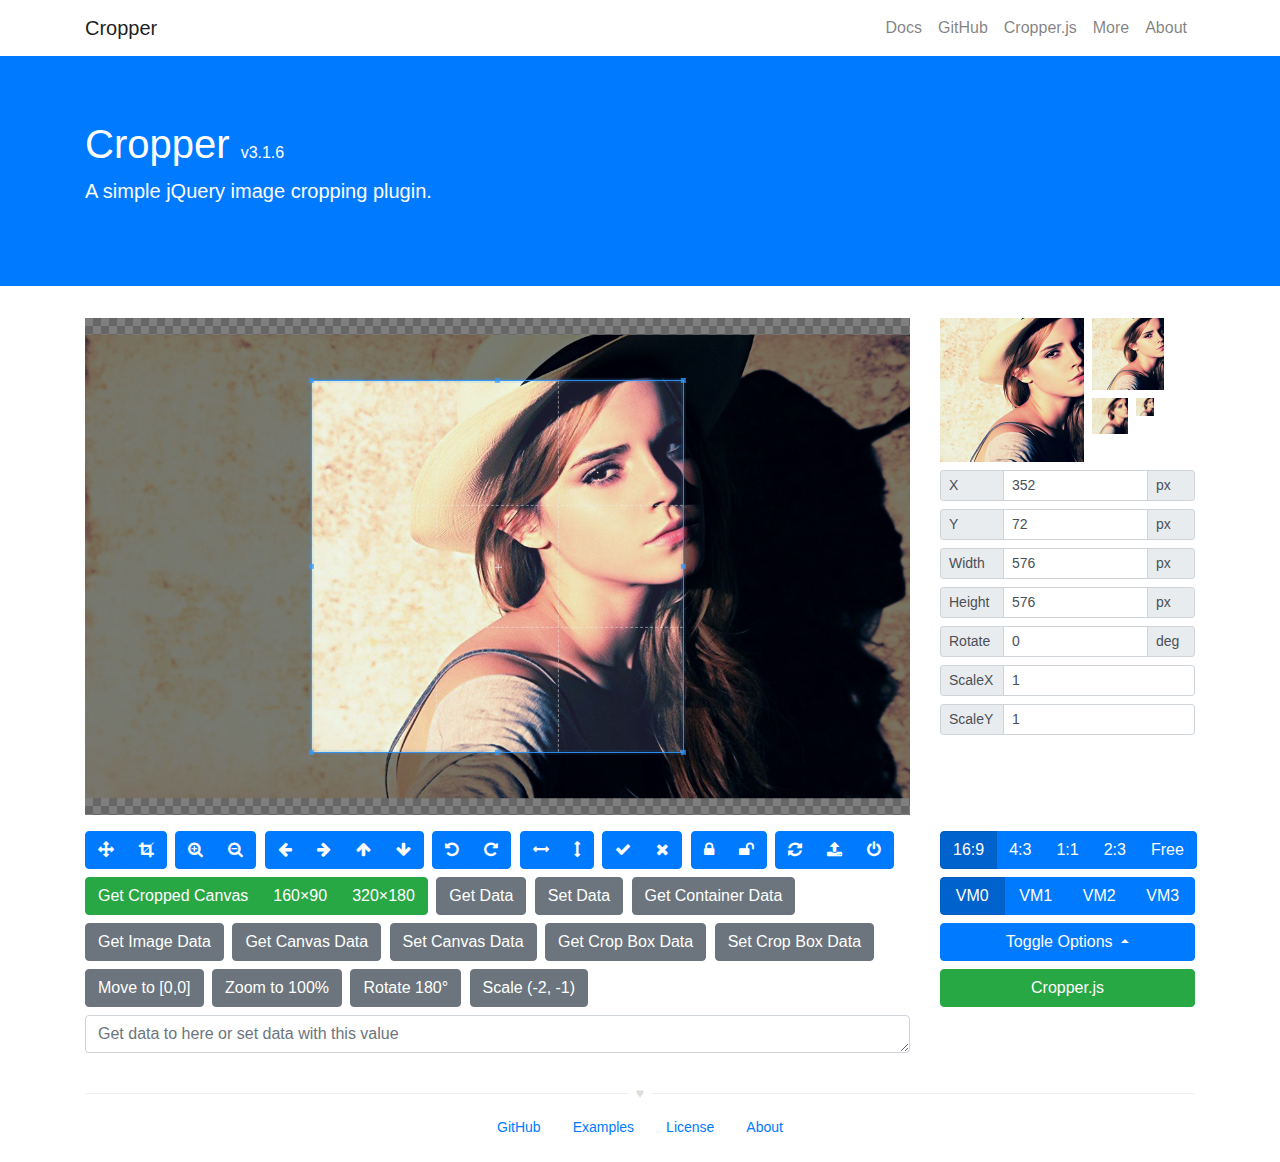
<file: plugin/cropper/index.html>
<!DOCTYPE html>
<html lang="en">
<head>
  <meta charset="utf-8">
  <meta http-equiv="x-ua-compatible" content="ie=edge">
  <meta name="viewport" content="width=device-width, initial-scale=1, shrink-to-fit=no">
  <meta name="description" content="A simple jQuery image cropping plugin.">
  <meta name="author" content="Chen Fengyuan">
  <title>Cropper</title>
  <link rel="stylesheet" href="https://maxcdn.bootstrapcdn.com/font-awesome/4.7.0/css/font-awesome.min.css">
  <link rel="stylesheet" href="https://maxcdn.bootstrapcdn.com/bootstrap/4.0.0/css/bootstrap.min.css">
  <link rel="stylesheet" href="css/cropper.css">
  <link rel="stylesheet" href="css/main.css">
</head>
<body>
  <!--[if lt IE 9]>
  <div class="alert alert-warning alert-dismissible fade show m-0 rounded-0" role="alert">
    You are using an <strong>outdated</strong> browser. Please <a href="http://browsehappy.com/">upgrade your browser</a> to improve your experience.
    <button type="button" class="close" data-dismiss="alert" aria-label="Close">
      <span aria-hidden="true">&times;</span>
    </button>
  </div>
  <![endif]-->

  <!-- Header -->
  <header class="navbar navbar-light navbar-expand-md">
    <div class="container">
      <a class="navbar-brand" href="./">Cropper</a>
      <button class="navbar-toggler" type="button" data-toggle="collapse" data-target="#navbar-collapse" aria-controls="navbar-collapse" aria-expanded="false" aria-label="Toggle navigation">
        <span class="navbar-toggler-icon"></span>
      </button>
      <div class="collapse navbar-collapse justify-content-end" id="navbar-collapse" role="navigation">
        <nav class="nav navbar-nav">
          <a class="nav-link" href="https://github.com/fengyuanchen/cropper/tree/v3.1.6/README.md" data-toggle="tooltip" title="View the documentation">Docs</a>
          <a class="nav-link" href="https://github.com/fengyuanchen/cropper" data-toggle="tooltip" title="View the GitHub project">GitHub</a>
          <a class="nav-link" href="https://fengyuanchen.github.io/cropperjs" data-toggle="tooltip" title="the non-jQuery version of Cropper (recommended)">Cropper.js</a>
          <a class="nav-link" href="https://fengyuanchen.github.io" data-toggle="tooltip" title="More projects">More</a>
          <a class="nav-link" href="http://chenfengyuan.com" data-toggle="tooltip" title="About the author">About</a>
        </nav>
      </div>
    </div>
  </header>

  <!-- Jumbotron -->
  <div class="jumbotron bg-primary text-white rounded-0">
    <div class="container">
        <h1>Cropper <small class="h6">v3.1.6</small></h1>
        <p class="lead">A simple jQuery image cropping plugin.</p>
    </div>
  </div>

  <!-- Content -->
  <div class="container">
    <div class="row">
      <div class="col-md-9">
        <!-- <h3>Demo:</h3> -->
        <div class="img-container">
          <img id="image" src="images/picture.jpg" alt="Picture">
        </div>
      </div>
      <div class="col-md-3">
        <!-- <h3>Preview:</h3> -->
        <div class="docs-preview clearfix">
          <div class="img-preview preview-lg"></div>
          <div class="img-preview preview-md"></div>
          <div class="img-preview preview-sm"></div>
          <div class="img-preview preview-xs"></div>
        </div>

        <!-- <h3>Data:</h3> -->
        <div class="docs-data">
          <div class="input-group input-group-sm">
            <span class="input-group-prepend">
              <label class="input-group-text" for="dataX">X</label>
            </span>
            <input type="text" class="form-control" id="dataX" placeholder="x">
            <span class="input-group-append">
              <span class="input-group-text">px</span>
            </span>
          </div>
          <div class="input-group input-group-sm">
            <span class="input-group-prepend">
              <label class="input-group-text" for="dataY">Y</label>
            </span>
            <input type="text" class="form-control" id="dataY" placeholder="y">
            <span class="input-group-append">
              <span class="input-group-text">px</span>
            </span>
          </div>
          <div class="input-group input-group-sm">
            <span class="input-group-prepend">
              <label class="input-group-text" for="dataWidth">Width</label>
            </span>
            <input type="text" class="form-control" id="dataWidth" placeholder="width">
            <span class="input-group-append">
              <span class="input-group-text">px</span>
            </span>
          </div>
          <div class="input-group input-group-sm">
            <span class="input-group-prepend">
              <label class="input-group-text" for="dataHeight">Height</label>
            </span>
            <input type="text" class="form-control" id="dataHeight" placeholder="height">
            <span class="input-group-append">
              <span class="input-group-text">px</span>
            </span>
          </div>
          <div class="input-group input-group-sm">
            <span class="input-group-prepend">
              <label class="input-group-text" for="dataRotate">Rotate</label>
            </span>
            <input type="text" class="form-control" id="dataRotate" placeholder="rotate">
            <span class="input-group-append">
              <span class="input-group-text">deg</span>
            </span>
          </div>
          <div class="input-group input-group-sm">
            <span class="input-group-prepend">
              <label class="input-group-text" for="dataScaleX">ScaleX</label>
            </span>
            <input type="text" class="form-control" id="dataScaleX" placeholder="scaleX">
          </div>
          <div class="input-group input-group-sm">
            <span class="input-group-prepend">
              <label class="input-group-text" for="dataScaleY">ScaleY</label>
            </span>
            <input type="text" class="form-control" id="dataScaleY" placeholder="scaleY">
          </div>
        </div>
      </div>
    </div>
    <div class="row">
      <div class="col-md-9 docs-buttons">
        <!-- <h3>Toolbar:</h3> -->
        <div class="btn-group">
          <button type="button" class="btn btn-primary" data-method="setDragMode" data-option="move" title="Move">
            <span class="docs-tooltip" data-toggle="tooltip" data-animation="false" title="$().cropper(&quot;setDragMode&quot;, &quot;move&quot;)">
              <span class="fa fa-arrows"></span>
            </span>
          </button>
          <button type="button" class="btn btn-primary" data-method="setDragMode" data-option="crop" title="Crop">
            <span class="docs-tooltip" data-toggle="tooltip" data-animation="false" title="$().cropper(&quot;setDragMode&quot;, &quot;crop&quot;)">
              <span class="fa fa-crop"></span>
            </span>
          </button>
        </div>

        <div class="btn-group">
          <button type="button" class="btn btn-primary" data-method="zoom" data-option="0.1" title="Zoom In">
            <span class="docs-tooltip" data-toggle="tooltip" data-animation="false" title="$().cropper(&quot;zoom&quot;, 0.1)">
              <span class="fa fa-search-plus"></span>
            </span>
          </button>
          <button type="button" class="btn btn-primary" data-method="zoom" data-option="-0.1" title="Zoom Out">
            <span class="docs-tooltip" data-toggle="tooltip" data-animation="false" title="$().cropper(&quot;zoom&quot;, -0.1)">
              <span class="fa fa-search-minus"></span>
            </span>
          </button>
        </div>

        <div class="btn-group">
          <button type="button" class="btn btn-primary" data-method="move" data-option="-10" data-second-option="0" title="Move Left">
            <span class="docs-tooltip" data-toggle="tooltip" data-animation="false" title="$().cropper(&quot;move&quot;, -10, 0)">
              <span class="fa fa-arrow-left"></span>
            </span>
          </button>
          <button type="button" class="btn btn-primary" data-method="move" data-option="10" data-second-option="0" title="Move Right">
            <span class="docs-tooltip" data-toggle="tooltip" data-animation="false" title="$().cropper(&quot;move&quot;, 10, 0)">
              <span class="fa fa-arrow-right"></span>
            </span>
          </button>
          <button type="button" class="btn btn-primary" data-method="move" data-option="0" data-second-option="-10" title="Move Up">
            <span class="docs-tooltip" data-toggle="tooltip" data-animation="false" title="$().cropper(&quot;move&quot;, 0, -10)">
              <span class="fa fa-arrow-up"></span>
            </span>
          </button>
          <button type="button" class="btn btn-primary" data-method="move" data-option="0" data-second-option="10" title="Move Down">
            <span class="docs-tooltip" data-toggle="tooltip" data-animation="false" title="$().cropper(&quot;move&quot;, 0, 10)">
              <span class="fa fa-arrow-down"></span>
            </span>
          </button>
        </div>

        <div class="btn-group">
          <button type="button" class="btn btn-primary" data-method="rotate" data-option="-45" title="Rotate Left">
            <span class="docs-tooltip" data-toggle="tooltip" data-animation="false" title="$().cropper(&quot;rotate&quot;, -45)">
              <span class="fa fa-rotate-left"></span>
            </span>
          </button>
          <button type="button" class="btn btn-primary" data-method="rotate" data-option="45" title="Rotate Right">
            <span class="docs-tooltip" data-toggle="tooltip" data-animation="false" title="$().cropper(&quot;rotate&quot;, 45)">
              <span class="fa fa-rotate-right"></span>
            </span>
          </button>
        </div>

        <div class="btn-group">
          <button type="button" class="btn btn-primary" data-method="scaleX" data-option="-1" title="Flip Horizontal">
            <span class="docs-tooltip" data-toggle="tooltip" data-animation="false" title="$().cropper(&quot;scaleX&quot;, -1)">
              <span class="fa fa-arrows-h"></span>
            </span>
          </button>
          <button type="button" class="btn btn-primary" data-method="scaleY" data-option="-1" title="Flip Vertical">
            <span class="docs-tooltip" data-toggle="tooltip" data-animation="false" title="$().cropper(&quot;scaleY&quot;, -1)">
              <span class="fa fa-arrows-v"></span>
            </span>
          </button>
        </div>

        <div class="btn-group">
          <button type="button" class="btn btn-primary" data-method="crop" title="Crop">
            <span class="docs-tooltip" data-toggle="tooltip" data-animation="false" title="$().cropper(&quot;crop&quot;)">
              <span class="fa fa-check"></span>
            </span>
          </button>
          <button type="button" class="btn btn-primary" data-method="clear" title="Clear">
            <span class="docs-tooltip" data-toggle="tooltip" data-animation="false" title="$().cropper(&quot;clear&quot;)">
              <span class="fa fa-remove"></span>
            </span>
          </button>
        </div>

        <div class="btn-group">
          <button type="button" class="btn btn-primary" data-method="disable" title="Disable">
            <span class="docs-tooltip" data-toggle="tooltip" data-animation="false" title="$().cropper(&quot;disable&quot;)">
              <span class="fa fa-lock"></span>
            </span>
          </button>
          <button type="button" class="btn btn-primary" data-method="enable" title="Enable">
            <span class="docs-tooltip" data-toggle="tooltip" data-animation="false" title="$().cropper(&quot;enable&quot;)">
              <span class="fa fa-unlock"></span>
            </span>
          </button>
        </div>

        <div class="btn-group">
          <button type="button" class="btn btn-primary" data-method="reset" title="Reset">
            <span class="docs-tooltip" data-toggle="tooltip" data-animation="false" title="$().cropper(&quot;reset&quot;)">
              <span class="fa fa-refresh"></span>
            </span>
          </button>
          <label class="btn btn-primary btn-upload" for="inputImage" title="Upload image file">
            <input type="file" class="sr-only" id="inputImage" name="file" accept=".jpg,.jpeg,.png,.gif,.bmp,.tiff">
            <span class="docs-tooltip" data-toggle="tooltip" data-animation="false" title="Import image with Blob URLs">
              <span class="fa fa-upload"></span>
            </span>
          </label>
          <button type="button" class="btn btn-primary" data-method="destroy" title="Destroy">
            <span class="docs-tooltip" data-toggle="tooltip" data-animation="false" title="$().cropper(&quot;destroy&quot;)">
              <span class="fa fa-power-off"></span>
            </span>
          </button>
        </div>

        <div class="btn-group btn-group-crop">
          <button type="button" class="btn btn-success" data-method="getCroppedCanvas" data-option="{ &quot;maxWidth&quot;: 4096, &quot;maxHeight&quot;: 4096 }">
            <span class="docs-tooltip" data-toggle="tooltip" data-animation="false" title="$().cropper(&quot;getCroppedCanvas&quot;, { maxWidth: 4096, maxHeight: 4096 })">
              Get Cropped Canvas
            </span>
          </button>
          <button type="button" class="btn btn-success" data-method="getCroppedCanvas" data-option="{ &quot;width&quot;: 160, &quot;height&quot;: 90 }">
            <span class="docs-tooltip" data-toggle="tooltip" data-animation="false" title="$().cropper(&quot;getCroppedCanvas&quot;, { width: 160, height: 90 })">
              160&times;90
            </span>
          </button>
          <button type="button" class="btn btn-success" data-method="getCroppedCanvas" data-option="{ &quot;width&quot;: 320, &quot;height&quot;: 180 }">
            <span class="docs-tooltip" data-toggle="tooltip" data-animation="false" title="$().cropper(&quot;getCroppedCanvas&quot;, { width: 320, height: 180 })">
              320&times;180
            </span>
          </button>
        </div>

        <!-- Show the cropped image in modal -->
        <div class="modal fade docs-cropped" id="getCroppedCanvasModal" aria-hidden="true" aria-labelledby="getCroppedCanvasTitle" role="dialog" tabindex="-1">
          <div class="modal-dialog">
            <div class="modal-content">
              <div class="modal-header">
                <h5 class="modal-title" id="getCroppedCanvasTitle">Cropped</h5>
                <button type="button" class="close" data-dismiss="modal" aria-label="Close">
                  <span aria-hidden="true">&times;</span>
                </button>
              </div>
              <div class="modal-body"></div>
              <div class="modal-footer">
                <button type="button" class="btn btn-secondary" data-dismiss="modal">Close</button>
                <a class="btn btn-primary" id="download" href="javascript:void(0);" download="cropped.jpg">Download</a>
              </div>
            </div>
          </div>
        </div><!-- /.modal -->

        <button type="button" class="btn btn-secondary" data-method="getData" data-option data-target="#putData">
          <span class="docs-tooltip" data-toggle="tooltip" data-animation="false" title="$().cropper(&quot;getData&quot;)">
            Get Data
          </span>
        </button>
        <button type="button" class="btn btn-secondary" data-method="setData" data-target="#putData">
          <span class="docs-tooltip" data-toggle="tooltip" data-animation="false" title="$().cropper(&quot;setData&quot;, data)">
            Set Data
          </span>
        </button>
        <button type="button" class="btn btn-secondary" data-method="getContainerData" data-option data-target="#putData">
          <span class="docs-tooltip" data-toggle="tooltip" data-animation="false" title="$().cropper(&quot;getContainerData&quot;)">
            Get Container Data
          </span>
        </button>
        <button type="button" class="btn btn-secondary" data-method="getImageData" data-option data-target="#putData">
          <span class="docs-tooltip" data-toggle="tooltip" data-animation="false" title="$().cropper(&quot;getImageData&quot;)">
            Get Image Data
          </span>
        </button>
        <button type="button" class="btn btn-secondary" data-method="getCanvasData" data-option data-target="#putData">
          <span class="docs-tooltip" data-toggle="tooltip" data-animation="false" title="$().cropper(&quot;getCanvasData&quot;)">
            Get Canvas Data
          </span>
        </button>
        <button type="button" class="btn btn-secondary" data-method="setCanvasData" data-target="#putData">
          <span class="docs-tooltip" data-toggle="tooltip" data-animation="false" title="$().cropper(&quot;setCanvasData&quot;, data)">
            Set Canvas Data
          </span>
        </button>
        <button type="button" class="btn btn-secondary" data-method="getCropBoxData" data-option data-target="#putData">
          <span class="docs-tooltip" data-toggle="tooltip" data-animation="false" title="$().cropper(&quot;getCropBoxData&quot;)">
            Get Crop Box Data
          </span>
        </button>
        <button type="button" class="btn btn-secondary" data-method="setCropBoxData" data-target="#putData">
          <span class="docs-tooltip" data-toggle="tooltip" data-animation="false" title="$().cropper(&quot;setCropBoxData&quot;, data)">
            Set Crop Box Data
          </span>
        </button>
        <button type="button" class="btn btn-secondary" data-method="moveTo" data-option="0">
          <span class="docs-tooltip" data-toggle="tooltip" data-animation="false" title="cropper.moveTo(0)">
            Move to [0,0]
          </span>
        </button>
        <button type="button" class="btn btn-secondary" data-method="zoomTo" data-option="1">
          <span class="docs-tooltip" data-toggle="tooltip" data-animation="false" title="cropper.zoomTo(1)">
            Zoom to 100%
          </span>
        </button>
        <button type="button" class="btn btn-secondary" data-method="rotateTo" data-option="180">
          <span class="docs-tooltip" data-toggle="tooltip" data-animation="false" title="cropper.rotateTo(180)">
            Rotate 180°
          </span>
        </button>
        <button type="button" class="btn btn-secondary" data-method="scale" data-option="-2" data-second-option="-1">
          <span class="docs-tooltip" data-toggle="tooltip" title="cropper.scale(-2, -1)">
            Scale (-2, -1)
          </span>
        </button>
        <textarea type="text" class="form-control" id="putData" rows="1" placeholder="Get data to here or set data with this value"></textarea>
      </div><!-- /.docs-buttons -->

      <div class="col-md-3 docs-toggles">
        <!-- <h3>Toggles:</h3> -->
        <div class="btn-group d-flex flex-nowrap" data-toggle="buttons">
          <label class="btn btn-primary active">
            <input type="radio" class="sr-only" id="aspectRatio0" name="aspectRatio" value="1.7777777777777777">
            <span class="docs-tooltip" data-toggle="tooltip" data-animation="false" title="aspectRatio: 16 / 9">
              16:9
            </span>
          </label>
          <label class="btn btn-primary">
            <input type="radio" class="sr-only" id="aspectRatio1" name="aspectRatio" value="1.3333333333333333">
            <span class="docs-tooltip" data-toggle="tooltip" data-animation="false" title="aspectRatio: 4 / 3">
              4:3
            </span>
          </label>
          <label class="btn btn-primary">
            <input type="radio" class="sr-only" id="aspectRatio2" name="aspectRatio" value="1">
            <span class="docs-tooltip" data-toggle="tooltip" data-animation="false" title="aspectRatio: 1 / 1">
              1:1
            </span>
          </label>
          <label class="btn btn-primary">
            <input type="radio" class="sr-only" id="aspectRatio3" name="aspectRatio" value="0.6666666666666666">
            <span class="docs-tooltip" data-toggle="tooltip" data-animation="false" title="aspectRatio: 2 / 3">
              2:3
            </span>
          </label>
          <label class="btn btn-primary">
            <input type="radio" class="sr-only" id="aspectRatio4" name="aspectRatio" value="NaN">
            <span class="docs-tooltip" data-toggle="tooltip" data-animation="false" title="aspectRatio: NaN">
              Free
            </span>
          </label>
        </div>

        <div class="btn-group d-flex flex-nowrap" data-toggle="buttons">
          <label class="btn btn-primary active">
            <input type="radio" class="sr-only" id="viewMode0" name="viewMode" value="0" checked>
            <span class="docs-tooltip" data-toggle="tooltip" data-animation="false" title="View Mode 0">
              VM0
            </span>
          </label>
          <label class="btn btn-primary">
            <input type="radio" class="sr-only" id="viewMode1" name="viewMode" value="1">
            <span class="docs-tooltip" data-toggle="tooltip" data-animation="false" title="View Mode 1">
              VM1
            </span>
          </label>
          <label class="btn btn-primary">
            <input type="radio" class="sr-only" id="viewMode2" name="viewMode" value="2">
            <span class="docs-tooltip" data-toggle="tooltip" data-animation="false" title="View Mode 2">
              VM2
            </span>
          </label>
          <label class="btn btn-primary">
            <input type="radio" class="sr-only" id="viewMode3" name="viewMode" value="3">
            <span class="docs-tooltip" data-toggle="tooltip" data-animation="false" title="View Mode 3">
              VM3
            </span>
          </label>
        </div>

        <div class="dropdown dropup docs-options">
          <button type="button" class="btn btn-primary btn-block dropdown-toggle" id="toggleOptions" data-toggle="dropdown" aria-expanded="true">
            Toggle Options
            <span class="caret"></span>
          </button>
          <ul class="dropdown-menu" aria-labelledby="toggleOptions" role="menu">
            <li class="dropdown-item">
              <div class="form-check">
                <input class="form-check-input" id="responsive" type="checkbox" name="responsive" checked>
                <label class="form-check-label" for="responsive">responsive</label>
              </div>
            </li>
            <li class="dropdown-item">
              <div class="form-check">
                <input class="form-check-input" id="restore" type="checkbox" name="restore" checked>
                <label class="form-check-label" for="restore">restore</label>
              </div>
            </li>
            <li class="dropdown-item">
              <div class="form-check">
                <input class="form-check-input" id="checkCrossOrigin" type="checkbox" name="checkCrossOrigin" checked>
                <label class="form-check-label" for="checkCrossOrigin">checkCrossOrigin</label>
              </div>
            </li>
            <li class="dropdown-item">
              <div class="form-check">
                <input class="form-check-input" id="checkOrientation" type="checkbox" name="checkOrientation" checked>
                <label class="form-check-label" for="checkOrientation">checkOrientation</label>
              </div>
            </li>
            <li class="dropdown-item">
              <div class="form-check">
                <input class="form-check-input" id="modal" type="checkbox" name="modal" checked>
                <label class="form-check-label" for="modal">modal</label>
              </div>
            </li>
            <li class="dropdown-item">
              <div class="form-check">
                <input class="form-check-input" id="guides" type="checkbox" name="guides" checked>
                <label class="form-check-label" for="guides">guides</label>
              </div>
            </li>
            <li class="dropdown-item">
              <div class="form-check">
                <input class="form-check-input" id="center" type="checkbox" name="center" checked>
                <label class="form-check-label" for="center">center</label>
              </div>
            </li>
            <li class="dropdown-item">
              <div class="form-check">
                <input class="form-check-input" id="highlight" type="checkbox" name="highlight" checked>
                <label class="form-check-label" for="highlight">highlight</label>
              </div>
            </li>
            <li class="dropdown-item">
              <div class="form-check">
                <input class="form-check-input" id="background" type="checkbox" name="background" checked>
                <label class="form-check-label" for="background">background</label>
              </div>
            </li>
            <li class="dropdown-item">
              <div class="form-check">
                <input class="form-check-input" id="autoCrop" type="checkbox" name="autoCrop" checked>
                <label class="form-check-label" for="autoCrop">autoCrop</label>
              </div>
            </li>
            <li class="dropdown-item">
              <div class="form-check">
                <input class="form-check-input" id="movable" type="checkbox" name="movable" checked>
                <label class="form-check-label" for="movable">movable</label>
              </div>
            </li>
            <li class="dropdown-item">
              <div class="form-check">
                <input class="form-check-input" id="rotatable" type="checkbox" name="rotatable" checked>
                <label class="form-check-label" for="rotatable">rotatable</label>
              </div>
            </li>
            <li class="dropdown-item">
              <div class="form-check">
                <input class="form-check-input" id="scalable" type="checkbox" name="scalable" checked>
                <label class="form-check-label" for="scalable">scalable</label>
              </div>
            </li>
            <li class="dropdown-item">
              <div class="form-check">
                <input class="form-check-input" id="zoomable" type="checkbox" name="zoomable" checked>
                <label class="form-check-label" for="zoomable">zoomable</label>
              </div>
            </li>
            <li class="dropdown-item">
              <div class="form-check">
                <input class="form-check-input" id="zoomOnTouch" type="checkbox" name="zoomOnTouch" checked>
                <label class="form-check-label" for="zoomOnTouch">zoomOnTouch</label>
              </div>
            </li>
            <li class="dropdown-item">
              <div class="form-check">
                <input class="form-check-input" id="zoomOnWheel" type="checkbox" name="zoomOnWheel" checked>
                <label class="form-check-label" for="zoomOnWheel">zoomOnWheel</label>
              </div>
            </li>
            <li class="dropdown-item">
              <div class="form-check">
                <input class="form-check-input" id="cropBoxMovable" type="checkbox" name="cropBoxMovable" checked>
                <label class="form-check-label" for="cropBoxMovable">cropBoxMovable</label>
              </div>
            </li>
            <li class="dropdown-item">
              <div class="form-check">
                <input class="form-check-input" id="cropBoxResizable" type="checkbox" name="cropBoxResizable" checked>
                <label class="form-check-label" for="cropBoxResizable">cropBoxResizable</label>
              </div>
            </li>
            <li class="dropdown-item">
              <div class="form-check">
                <input class="form-check-input" id="toggleDragModeOnDblclick" type="checkbox" name="toggleDragModeOnDblclick" checked>
                <label class="form-check-label" for="toggleDragModeOnDblclick">toggleDragModeOnDblclick</label>
              </div>
            </li>
          </ul>
        </div><!-- /.dropdown -->

        <a class="btn btn-success btn-block" data-toggle="tooltip" data-animation="false" href="https://fengyuanchen.github.io/cropperjs" title="The non-jQuery version of Cropper (recommended)">Cropper.js</a>

      </div><!-- /.docs-toggles -->
    </div>
  </div>

  <!-- Footer -->
  <footer class="footer">
    <div class="container">
      <p class="heart"></p>
      <nav class="nav flex-wrap justify-content-center mb-3">
        <a class="nav-link" href="https://github.com/fengyuanchen/cropper">GitHub</a>
        <a class="nav-link" href="https://github.com/fengyuanchen/cropper/tree/v3.1.6/examples">Examples</a>
        <a class="nav-link" href="https://github.com/fengyuanchen/cropper/tree/v3.1.6/LICENSE">License</a>
        <a class="nav-link" href="http://chenfengyuan.com">About</a>
      </nav>
    </div>
  </footer>

  <!-- Scripts -->
  <script src="https://code.jquery.com/jquery-3.3.1.slim.min.js"></script>
  <script src="https://maxcdn.bootstrapcdn.com/bootstrap/4.0.0/js/bootstrap.bundle.min.js"></script>
  <script src="https://fengyuanchen.github.io/js/common.js"></script>
  <script src="js/cropper.js"></script>
  <script src="js/main.js"></script>
</body>
</html>
</file>
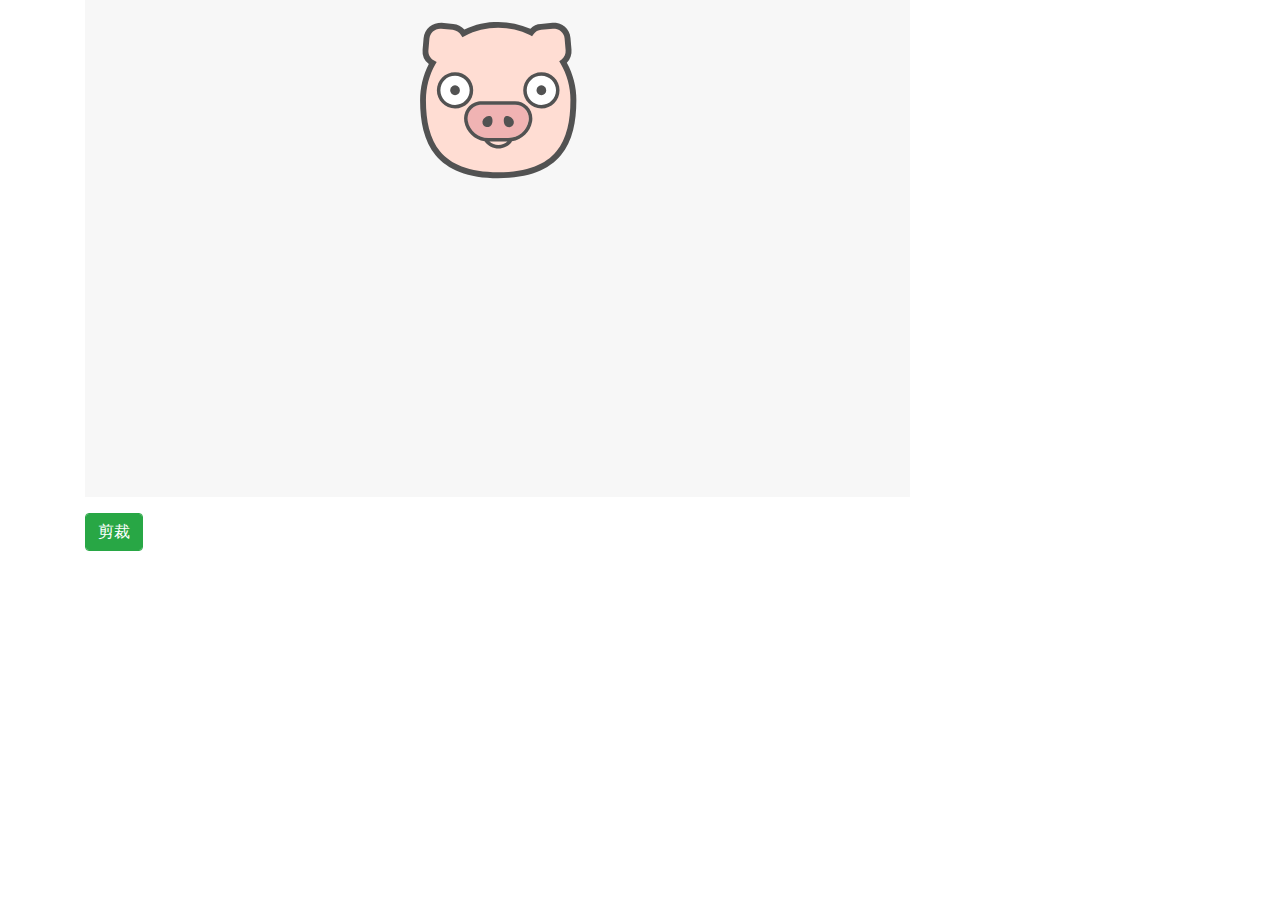
<file: plugin/v3.1.6/index.html>
<!DOCTYPE html>
<html lang="en">

	<head>
		<meta charset="utf-8">
		<meta http-equiv="x-ua-compatible" content="ie=edge">
		<meta name="viewport" content="width=device-width, initial-scale=1, shrink-to-fit=no">
		<meta name="description" content="A simple jQuery image cropping plugin.">
		<meta name="author" content="Chen Fengyuan">
		<title>Cropper</title>
		<script src="../../js/mui.min.js"></script>
		<link href="../../css/mui.min.css" rel="stylesheet" />
		<link rel="stylesheet" href="https://maxcdn.bootstrapcdn.com/font-awesome/4.7.0/css/font-awesome.min.css">
		<link rel="stylesheet" href="https://maxcdn.bootstrapcdn.com/bootstrap/4.0.0/css/bootstrap.min.css">
		<link rel="stylesheet" href="css/cropper.css">
		<link rel="stylesheet" href="css/main.css">
	</head>

	<body>

		<!-- Content -->
		<div class="container">
			<div class="row">
				<div class="col-md-9">
					<!-- <h3>Demo:</h3> -->
					<div class="img-container">
						<img id="image" src="../../css/registLogin/arrow.jpg" alt="Picture">
					</div>
				</div>
			</div>
			<div class="row">
				<div class="col-md-9 docs-buttons">
					<button id="cutter" type="button" class="btn btn-success">剪裁</button>
				</div>
			</div>
		</div>

		<!-- Scripts -->
		<script src="https://code.jquery.com/jquery-3.3.1.slim.min.js"></script>
		<script src="https://maxcdn.bootstrapcdn.com/bootstrap/4.0.0/js/bootstrap.bundle.min.js"></script>
		<script src="https://fengyuanchen.github.io/js/common.js"></script>
		<script src="js/cropper.js"></script>
		<!--<script src="js/main.js"></script>-->

		<script type="text/javascript">
			mui.plusReady(function() {
				
				var $image = $('#image');
				var options = {
					aspectRatio: 1 / 1,
					crop: function(e) {}
				};
			
				// Cropper
				$image.cropper(options);

				$("#cutter").on('click', function() {
					var cropper = $image.data('cropper');
					var result;

					result = $image.cropper("getCroppedCanvas");

					if(result) {
						var base64Url = result.toDataURL();
						console.log(base64Url);
					}
				})

			});
		</script>

	</body>

</html>
</file>
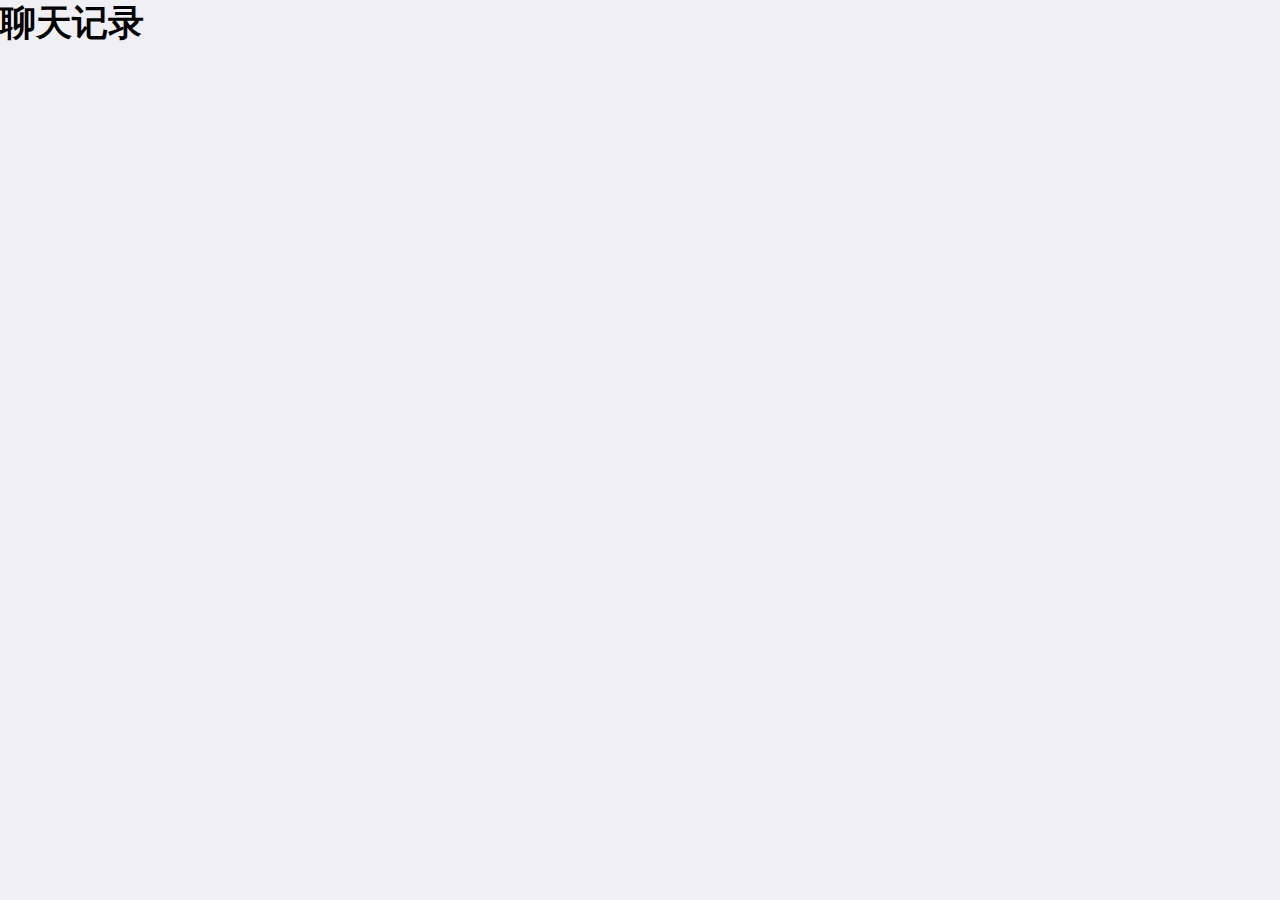
<file: chatlist.html>
<!doctype html>
<html>

	<head>
		<meta charset="utf-8">
		<title></title>
		<meta name="viewport" content="width=device-width,initial-scale=1,minimum-scale=1,maximum-scale=1,user-scalable=no" />
		<link href="css/mui.css" rel="stylesheet" />
	</head>

	<body>
		<h1>聊天记录</h1>
		<script src="js/mui.js"></script>
		<script type="text/javascript">
			mui.init()
		</script>
	</body>

</html>
</file>
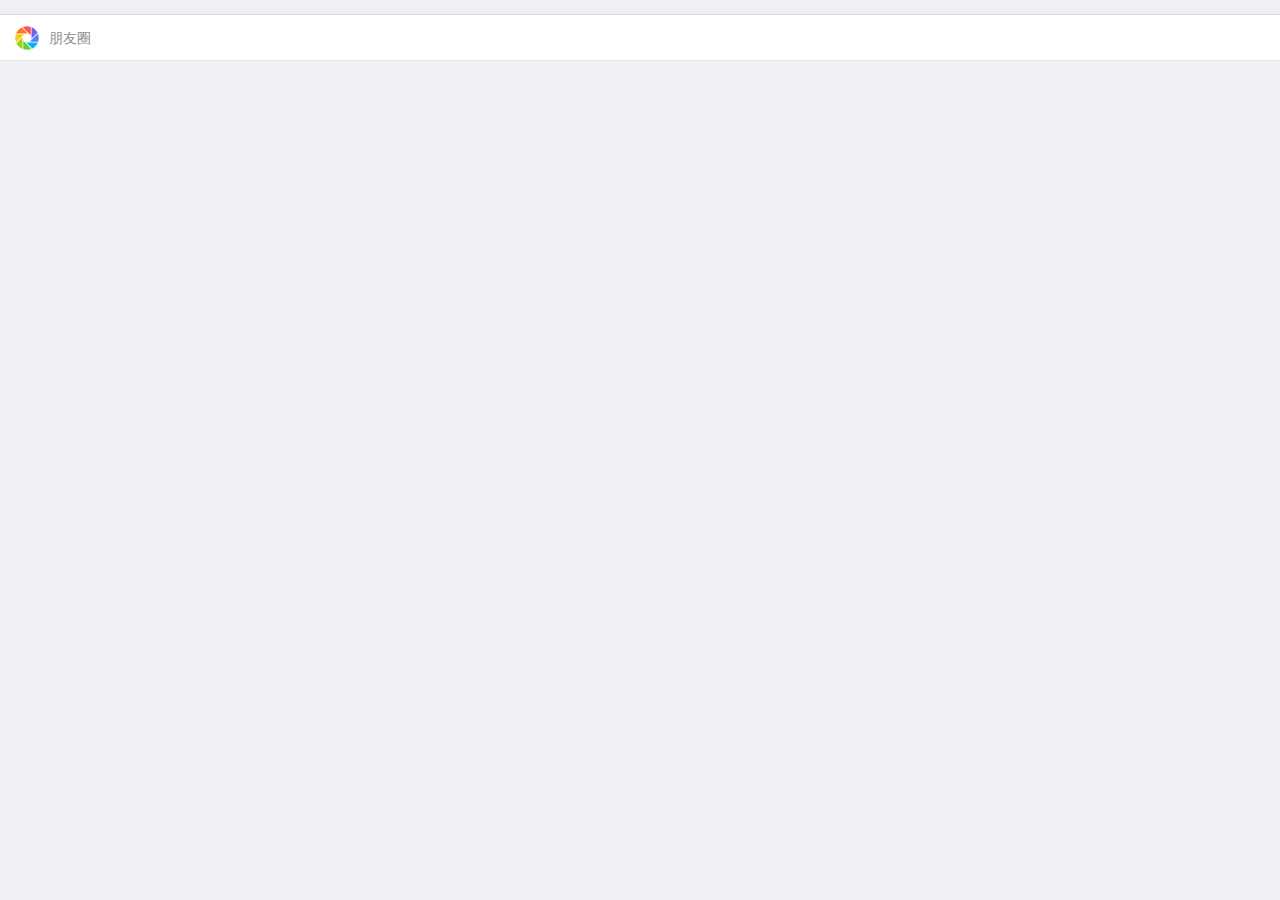
<file: discover.html>
<!doctype html>
<html>

	<head>
		<meta charset="utf-8">
		<title></title>
		<meta name="viewport" content="width=device-width,initial-scale=1,minimum-scale=1,maximum-scale=1,user-scalable=no" />
		<link href="css/mui.css" rel="stylesheet" />
	</head>

	<body>
		<div class="mui-content">
			<ul class="mui-table-view">
				<li class="mui-table-view-cell mui-media">
						<img class="mui-media-object mui-pull-left" src="image/friends.png" style="max-width: 24px;height: 24px;">
						<p class="mui-ellipsis" style="line-height: 24px;"><span>朋友圈</span></p>
				</li>
			</ul>
		</div>
		<script src="js/mui.js"></script>
		<script type="text/javascript">
			mui.init()
		</script>
	</body>

</html>
</file>
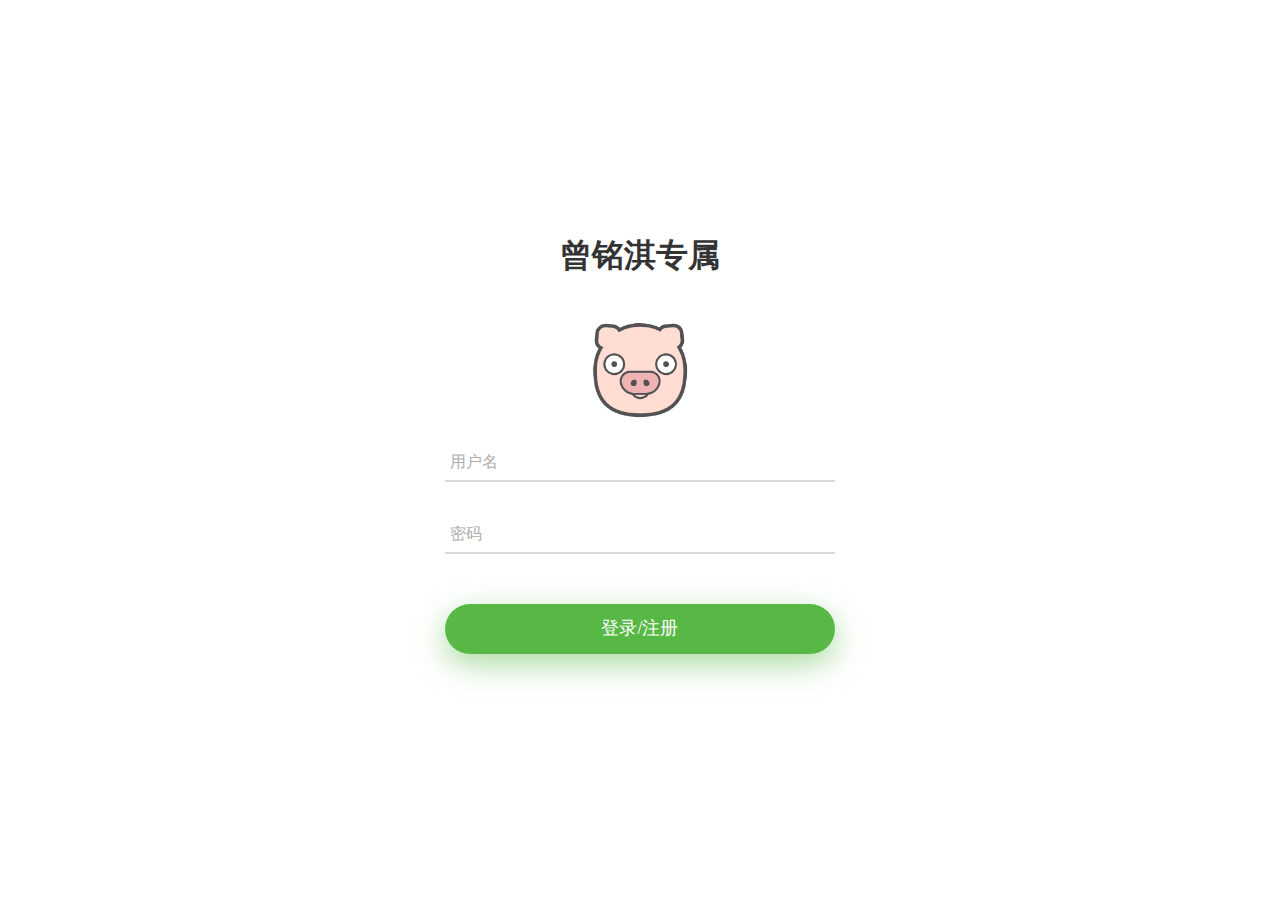
<file: login.html>
<!DOCTYPE html>
<html>

	<head>
		<meta charset="utf-8">
		<meta name="viewport" content="width=device-width,initial-scale=1,minimum-scale=1,maximum-scale=1,user-scalable=no" />
		<title></title>
		<script src="js/mui.min.js"></script>

		<link rel="stylesheet" type="text/css" href="css/registLogin/util.css">
		<link rel="stylesheet" type="text/css" href="css/registLogin/main.css">

		<script type="text/javascript" charset="utf-8">
			mui.init();
		</script>

		<style>
			.p-t-85 {
				padding-top: 10px;
			}
			
			.p-b-70 {
				padding-bottom: 35px;
			}
			
			.m-t-85 {
				margin-top: 15px;
			}
			
			.container-login100 {
				padding: 25px;
			}
			/*toast信息提示*/
			
			.mui-toast-container {
				bottom: 50% !important;
			}
			.mui-toast-message {
				opacity: 0.6;
				color: #fff;
				width: 180px;
				padding: 70px 5px 10px 5px;
			}
		</style>
	</head>

	<body>

		<div class="mui-content">
			<div class="container-login100">
				<div class="wrap-login100 p-t-85 p-b-20">
					<form id="userform">
						<span class="login100-form-title p-b-70">
							<h5>曾铭淇专属</h5>
						</span>
						<span class="login100-form-avatar">
							<img id="img_login_face" src="css/registLogin/arrow.jpg" alt="">
						</span>

						<div class="wrap-input100 validate-input m-t-85 m-b-35">
							<input class="input100" type="text" id="username" name="username" placeholder="用户名">
							<span class="focus-input100"></span>
						</div>

						<div class="wrap-input100 validate-input m-b-50">
							<input class="input100" type="password" id="txt_password" name="password" placeholder="密码">
							<span class="focus-input100"></span>
						</div>
						<div class="container-login100-form-btn">
							<button type="submit" id="registOrLogin" class="login100-form-btn">
								登录/注册
							</button>
						</div>
					</form>
					
				</div>
			</div>
		</div>
		<script type="text/javascript" src="js/app.js" ></script>
		<script type="text/javascript">
			
			mui.plusReady(function() {
				
				// 判断用户是否注册登录过，如果本地内存有全局的用户对象，此时直接跳转到首页
				var userInfo = app.getUserGlobalInfo();
				if (userInfo != null) {
					// 页面跳转
					mui.openWindow("index.html", "index.html");
				}
				
				var userform = document.getElementById("userform");
				var username = document.getElementById("username");
				var txt_password = document.getElementById("txt_password");
				
				userform.addEventListener("submit", function(e){
					// 判断用户名是否为空，如果为空则让其获得焦点
					if (!app.isNotNull(username.value)) {
						// 获取焦点
						username.focus();
					} else if (!app.isNotNull(txt_password.value)) {
						// 获取焦点
						txt_password.focus();
					} else {
						// 判断用户名和密码的长度，进行限制
						if (username.value.length > 12) {
							app.showToast("用户名不能超过12", "error");
							return false;
						} else if (txt_password.value.length > 12) {
							app.showToast("密码不能超过12", "error");
							return false;
						}
						
						// 获取每台手机的唯一cid
						var cid = plus.push.getClientInfo().clientid;
						mui.ajax(app.serverUrl + "/user/registerOrLogin",{
							data:{
								username:username.value,
								password:txt_password.value,
								cid: cid
							},
							dataType:'json',//服务器返回json格式数据
							/* crossDomain:true, */
							type:'post',//HTTP请求类型
							timeout:10000,//超时时间设置为10秒；
							headers:{'Content-Type':'application/json'},	              
							success:function(data){
								
								username.blur();
								txt_password.blur();
								
								if (data.status == 200) {
									// 登录或者注册成功之后，保存全局用户对象到本地缓存
									var userInfoJson = data.data;
									app.setUserGlobalInfo(userInfoJson);
									
									// 页面跳转
									mui.openWindow("index.html", "index.html");
								} else {
									app.showToast(data.msg, "error");
								}
							}
						});
						
					}
					// 阻止默认时间，阻止默认表单提交
					e.preventDefault();
				}, { passive: false });
			})
			
		</script>

	</body>

</html>
</file>
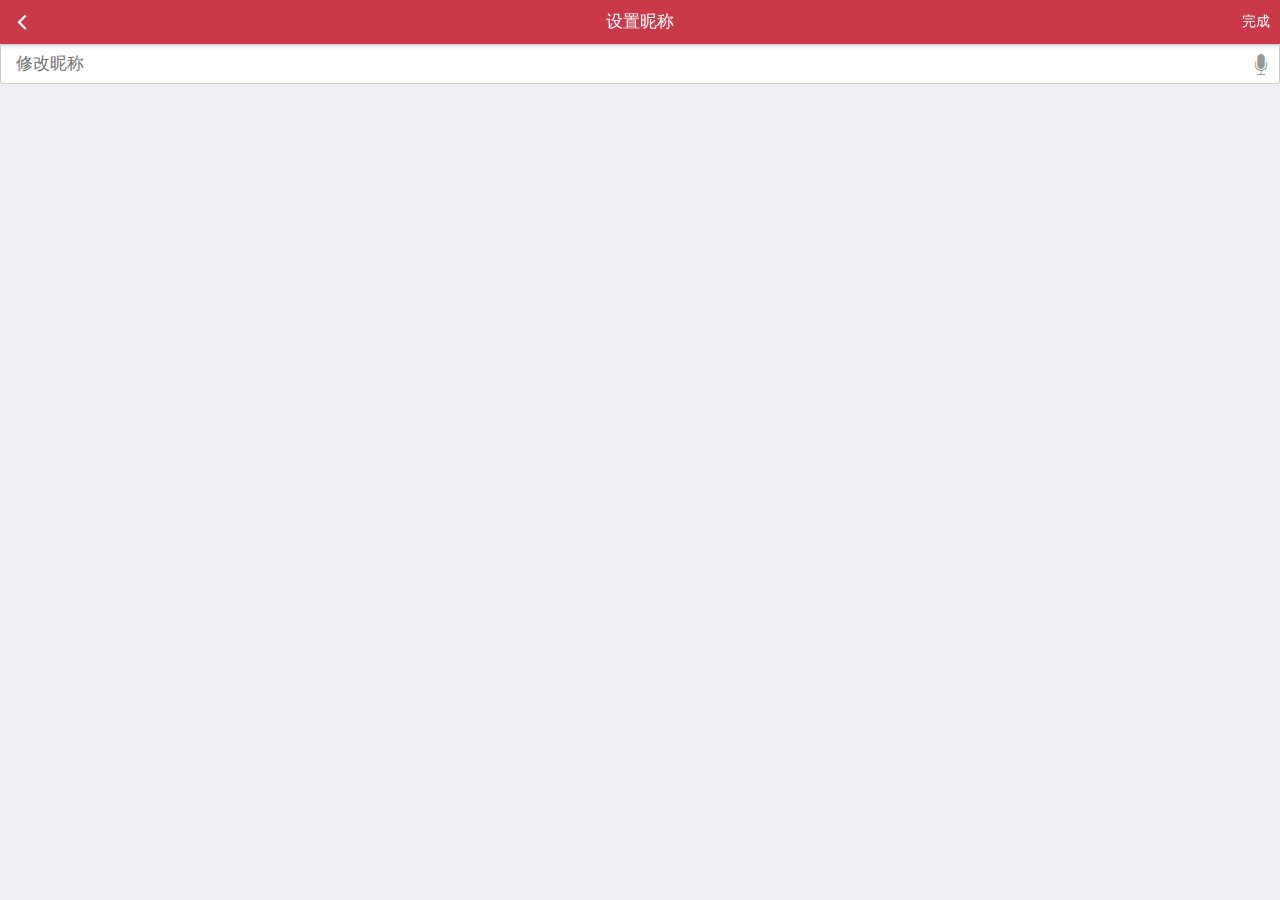
<file: mynickname.html>
<!doctype html>
<html>

	<head>
		<meta charset="utf-8">
		<title></title>
		<meta name="viewport" content="width=device-width,initial-scale=1,minimum-scale=1,maximum-scale=1,user-scalable=no" />
		<link href="css/mui.css" rel="stylesheet" />
		<link rel="stylesheet" type="text/css" href="css/header.css"/>
	</head>

	<body>
		<header class="mui-bar mui-bar-nav title">
			<a class="mui-action-back mui-icon mui-icon-left-nav mui-pull-left" style="color: white;"></a>
			<a id="finish" class="mui-icon mui-icon-right-nav mui-pull-right" style="color: white;font-size: 14px;line-height: 25px;">完成</a>
			<h1 class="mui-title title-color">设置昵称</h1>
		</header>
		<div class="mui-content">
			<div class="mui-input-row">
				<input id="nickname" type="text" class="mui-input-speech mui-input-clear" placeholder="修改昵称">
			</div>
			
		</div>
		
		<script src="js/mui.js"></script>
		<script src="js/app.js"></script>
		<script type="text/javascript">
			mui.init();
			mui.plusReady(function () {
				var userInfo = app.getUserGlobalInfo();
				var nickname = document.getElementById("nickname");
				var finish = document.getElementById("finish");
				nickname.value = userInfo.nickname;
				finish.addEventListener("tap",function(){
					console.log(nickname.value)
					mui.ajax(app.serverUrl+"/user/update",{
						data:{
							nickname:nickname.value,
							userId:userInfo.id
						},
						dataType:'json',//服务器返回json格式数据
						type:'post',//HTTP请求类型
						timeout:10000,//超时时间设置为10秒；
						headers:{'Content-Type':'application/json'},
						success:function(data){
							if(data.status == 200){
								app.setUserGlobalInfo(data.data);
								// 触发另外一个webview的自定义事件，可以使用 mui.fire()
								var meWebview = plus.webview.getWebviewById("me.html");
								mui.fire(meWebview, "refresh");
								app.showToast("修改成功","success");
								mui.back();
							}else{
								app.showToast(data.msg,"error");
							}
						},
						error:function(xhr,type,errorThrown){
							
						}
					});
				});
			});
		</script>
	</body>

</html>
</file>
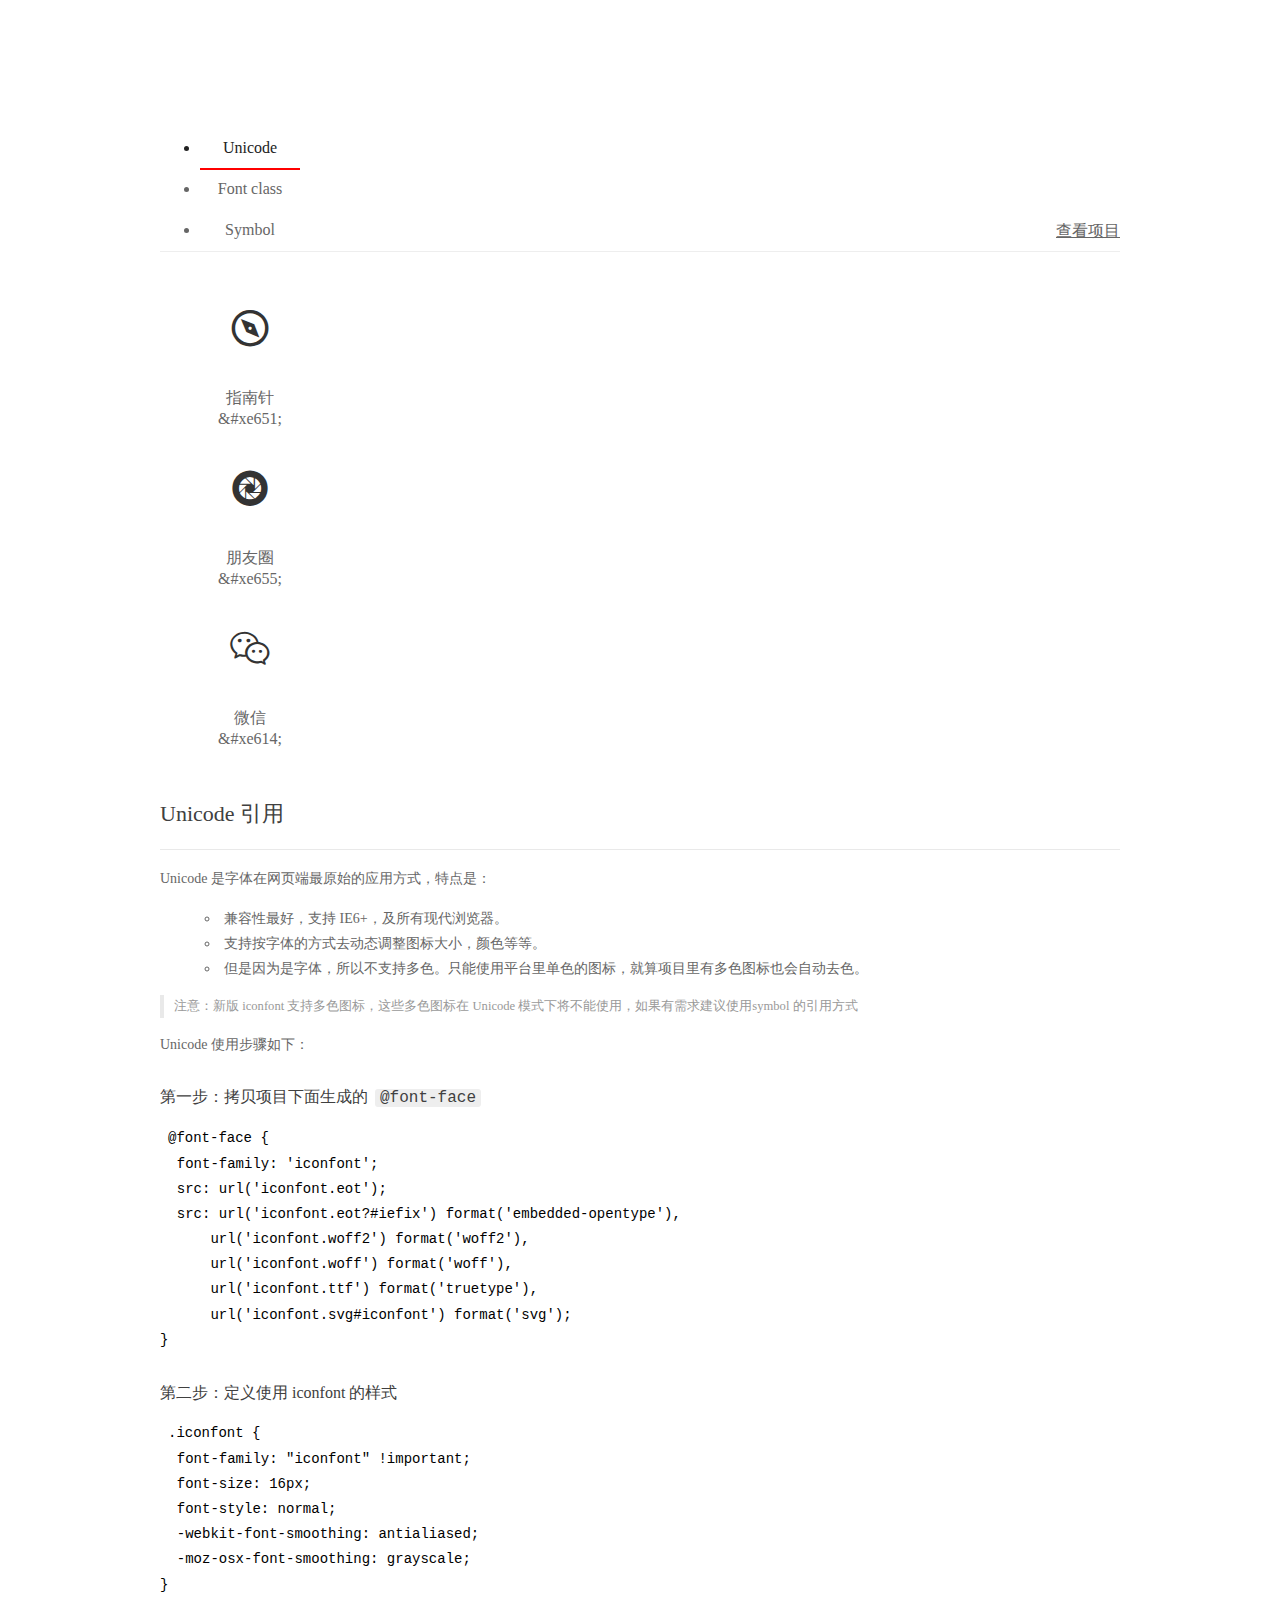
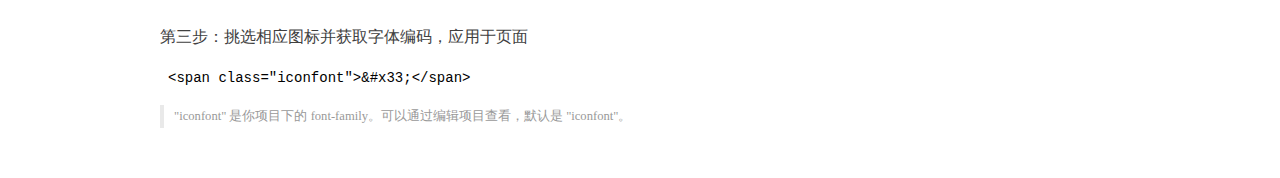
<file: font-icon/demo_index.html>
<!DOCTYPE html>
<html>
<head>
  <meta charset="utf-8"/>
  <title>IconFont Demo</title>
  <link rel="shortcut icon" href="https://img.alicdn.com/tps/i4/TB1_oz6GVXXXXaFXpXXJDFnIXXX-64-64.ico" type="image/x-icon"/>
  <link rel="stylesheet" href="https://g.alicdn.com/thx/cube/1.3.2/cube.min.css">
  <link rel="stylesheet" href="demo.css">
  <link rel="stylesheet" href="iconfont.css">
  <script src="iconfont.js"></script>
  <!-- jQuery -->
  <script src="https://a1.alicdn.com/oss/uploads/2018/12/26/7bfddb60-08e8-11e9-9b04-53e73bb6408b.js"></script>
  <!-- 代码高亮 -->
  <script src="https://a1.alicdn.com/oss/uploads/2018/12/26/a3f714d0-08e6-11e9-8a15-ebf944d7534c.js"></script>
</head>
<body>
  <div class="main">
    <h1 class="logo"><a href="https://www.iconfont.cn/" title="iconfont 首页" target="_blank">&#xe86b;</a></h1>
    <div class="nav-tabs">
      <ul id="tabs" class="dib-box">
        <li class="dib active"><span>Unicode</span></li>
        <li class="dib"><span>Font class</span></li>
        <li class="dib"><span>Symbol</span></li>
      </ul>
      
      <a href="https://www.iconfont.cn/manage/index?manage_type=myprojects&projectId=1879872" target="_blank" class="nav-more">查看项目</a>
      
    </div>
    <div class="tab-container">
      <div class="content unicode" style="display: block;">
          <ul class="icon_lists dib-box">
          
            <li class="dib">
              <span class="icon iconfont">&#xe651;</span>
                <div class="name">指南针</div>
                <div class="code-name">&amp;#xe651;</div>
              </li>
          
            <li class="dib">
              <span class="icon iconfont">&#xe655;</span>
                <div class="name">朋友圈</div>
                <div class="code-name">&amp;#xe655;</div>
              </li>
          
            <li class="dib">
              <span class="icon iconfont">&#xe614;</span>
                <div class="name">微信</div>
                <div class="code-name">&amp;#xe614;</div>
              </li>
          
          </ul>
          <div class="article markdown">
          <h2 id="unicode-">Unicode 引用</h2>
          <hr>

          <p>Unicode 是字体在网页端最原始的应用方式，特点是：</p>
          <ul>
            <li>兼容性最好，支持 IE6+，及所有现代浏览器。</li>
            <li>支持按字体的方式去动态调整图标大小，颜色等等。</li>
            <li>但是因为是字体，所以不支持多色。只能使用平台里单色的图标，就算项目里有多色图标也会自动去色。</li>
          </ul>
          <blockquote>
            <p>注意：新版 iconfont 支持多色图标，这些多色图标在 Unicode 模式下将不能使用，如果有需求建议使用symbol 的引用方式</p>
          </blockquote>
          <p>Unicode 使用步骤如下：</p>
          <h3 id="-font-face">第一步：拷贝项目下面生成的 <code>@font-face</code></h3>
<pre><code class="language-css"
>@font-face {
  font-family: 'iconfont';
  src: url('iconfont.eot');
  src: url('iconfont.eot?#iefix') format('embedded-opentype'),
      url('iconfont.woff2') format('woff2'),
      url('iconfont.woff') format('woff'),
      url('iconfont.ttf') format('truetype'),
      url('iconfont.svg#iconfont') format('svg');
}
</code></pre>
          <h3 id="-iconfont-">第二步：定义使用 iconfont 的样式</h3>
<pre><code class="language-css"
>.iconfont {
  font-family: "iconfont" !important;
  font-size: 16px;
  font-style: normal;
  -webkit-font-smoothing: antialiased;
  -moz-osx-font-smoothing: grayscale;
}
</code></pre>
          <h3 id="-">第三步：挑选相应图标并获取字体编码，应用于页面</h3>
<pre>
<code class="language-html"
>&lt;span class="iconfont"&gt;&amp;#x33;&lt;/span&gt;
</code></pre>
          <blockquote>
            <p>"iconfont" 是你项目下的 font-family。可以通过编辑项目查看，默认是 "iconfont"。</p>
          </blockquote>
          </div>
      </div>
      <div class="content font-class">
        <ul class="icon_lists dib-box">
          
          <li class="dib">
            <span class="icon iconfont icon-zhinanzhen"></span>
            <div class="name">
              指南针
            </div>
            <div class="code-name">.icon-zhinanzhen
            </div>
          </li>
          
          <li class="dib">
            <span class="icon iconfont icon-pengyouquan-copy"></span>
            <div class="name">
              朋友圈
            </div>
            <div class="code-name">.icon-pengyouquan-copy
            </div>
          </li>
          
          <li class="dib">
            <span class="icon iconfont icon-weixin"></span>
            <div class="name">
              微信
            </div>
            <div class="code-name">.icon-weixin
            </div>
          </li>
          
        </ul>
        <div class="article markdown">
        <h2 id="font-class-">font-class 引用</h2>
        <hr>

        <p>font-class 是 Unicode 使用方式的一种变种，主要是解决 Unicode 书写不直观，语意不明确的问题。</p>
        <p>与 Unicode 使用方式相比，具有如下特点：</p>
        <ul>
          <li>兼容性良好，支持 IE8+，及所有现代浏览器。</li>
          <li>相比于 Unicode 语意明确，书写更直观。可以很容易分辨这个 icon 是什么。</li>
          <li>因为使用 class 来定义图标，所以当要替换图标时，只需要修改 class 里面的 Unicode 引用。</li>
          <li>不过因为本质上还是使用的字体，所以多色图标还是不支持的。</li>
        </ul>
        <p>使用步骤如下：</p>
        <h3 id="-fontclass-">第一步：引入项目下面生成的 fontclass 代码：</h3>
<pre><code class="language-html">&lt;link rel="stylesheet" href="./iconfont.css"&gt;
</code></pre>
        <h3 id="-">第二步：挑选相应图标并获取类名，应用于页面：</h3>
<pre><code class="language-html">&lt;span class="iconfont icon-xxx"&gt;&lt;/span&gt;
</code></pre>
        <blockquote>
          <p>"
            iconfont" 是你项目下的 font-family。可以通过编辑项目查看，默认是 "iconfont"。</p>
        </blockquote>
      </div>
      </div>
      <div class="content symbol">
          <ul class="icon_lists dib-box">
          
            <li class="dib">
                <svg class="icon svg-icon" aria-hidden="true">
                  <use xlink:href="#icon-zhinanzhen"></use>
                </svg>
                <div class="name">指南针</div>
                <div class="code-name">#icon-zhinanzhen</div>
            </li>
          
            <li class="dib">
                <svg class="icon svg-icon" aria-hidden="true">
                  <use xlink:href="#icon-pengyouquan-copy"></use>
                </svg>
                <div class="name">朋友圈</div>
                <div class="code-name">#icon-pengyouquan-copy</div>
            </li>
          
            <li class="dib">
                <svg class="icon svg-icon" aria-hidden="true">
                  <use xlink:href="#icon-weixin"></use>
                </svg>
                <div class="name">微信</div>
                <div class="code-name">#icon-weixin</div>
            </li>
          
          </ul>
          <div class="article markdown">
          <h2 id="symbol-">Symbol 引用</h2>
          <hr>

          <p>这是一种全新的使用方式，应该说这才是未来的主流，也是平台目前推荐的用法。相关介绍可以参考这篇<a href="">文章</a>
            这种用法其实是做了一个 SVG 的集合，与另外两种相比具有如下特点：</p>
          <ul>
            <li>支持多色图标了，不再受单色限制。</li>
            <li>通过一些技巧，支持像字体那样，通过 <code>font-size</code>, <code>color</code> 来调整样式。</li>
            <li>兼容性较差，支持 IE9+，及现代浏览器。</li>
            <li>浏览器渲染 SVG 的性能一般，还不如 png。</li>
          </ul>
          <p>使用步骤如下：</p>
          <h3 id="-symbol-">第一步：引入项目下面生成的 symbol 代码：</h3>
<pre><code class="language-html">&lt;script src="./iconfont.js"&gt;&lt;/script&gt;
</code></pre>
          <h3 id="-css-">第二步：加入通用 CSS 代码（引入一次就行）：</h3>
<pre><code class="language-html">&lt;style&gt;
.icon {
  width: 1em;
  height: 1em;
  vertical-align: -0.15em;
  fill: currentColor;
  overflow: hidden;
}
&lt;/style&gt;
</code></pre>
          <h3 id="-">第三步：挑选相应图标并获取类名，应用于页面：</h3>
<pre><code class="language-html">&lt;svg class="icon" aria-hidden="true"&gt;
  &lt;use xlink:href="#icon-xxx"&gt;&lt;/use&gt;
&lt;/svg&gt;
</code></pre>
          </div>
      </div>

    </div>
  </div>
  <script>
  $(document).ready(function () {
      $('.tab-container .content:first').show()

      $('#tabs li').click(function (e) {
        var tabContent = $('.tab-container .content')
        var index = $(this).index()

        if ($(this).hasClass('active')) {
          return
        } else {
          $('#tabs li').removeClass('active')
          $(this).addClass('active')

          tabContent.hide().eq(index).fadeIn()
        }
      })
    })
  </script>
</body>
</html>
</file>
<file: plugin/cropper/css/cropper.css>
/*!
 * Cropper v3.1.6
 * https://github.com/fengyuanchen/cropper
 *
 * Copyright (c) 2014-2018 Chen Fengyuan
 * Released under the MIT license
 *
 * Date: 2018-03-01T13:33:39.581Z
 */

 .cropper-container {
  direction: ltr;
  font-size: 0;
  line-height: 0;
  position: relative;
  -ms-touch-action: none;
  touch-action: none;
  -webkit-user-select: none;
  -moz-user-select: none;
  -ms-user-select: none;
  user-select: none;
}

.cropper-container img {/*Avoid margin top issue (Occur only when margin-top <= -height)
 */
  display: block;
  height: 100%;
  image-orientation: 0deg;
  max-height: none !important;
  max-width: none !important;
  min-height: 0 !important;
  min-width: 0 !important;
  width: 100%;
}

.cropper-wrap-box,
.cropper-canvas,
.cropper-drag-box,
.cropper-crop-box,
.cropper-modal {
  bottom: 0;
  left: 0;
  position: absolute;
  right: 0;
  top: 0;
}

.cropper-wrap-box,
.cropper-canvas {
  overflow: hidden;
}

.cropper-drag-box {
  background-color: #fff;
  opacity: 0;
}

.cropper-modal {
  background-color: #000;
  opacity: .5;
}

.cropper-view-box {
  display: block;
  height: 100%;
  outline-color: rgba(51, 153, 255, 0.75);
  outline: 1px solid #39f;
  overflow: hidden;
  width: 100%;
}

.cropper-dashed {
  border: 0 dashed #eee;
  display: block;
  opacity: .5;
  position: absolute;
}

.cropper-dashed.dashed-h {
  border-bottom-width: 1px;
  border-top-width: 1px;
  height: 33.33333%;
  left: 0;
  top: 33.33333%;
  width: 100%;
}

.cropper-dashed.dashed-v {
  border-left-width: 1px;
  border-right-width: 1px;
  height: 100%;
  left: 33.33333%;
  top: 0;
  width: 33.33333%;
}

.cropper-center {
  display: block;
  height: 0;
  left: 50%;
  opacity: .75;
  position: absolute;
  top: 50%;
  width: 0;
}

.cropper-center:before,
.cropper-center:after {
  background-color: #eee;
  content: ' ';
  display: block;
  position: absolute;
}

.cropper-center:before {
  height: 1px;
  left: -3px;
  top: 0;
  width: 7px;
}

.cropper-center:after {
  height: 7px;
  left: 0;
  top: -3px;
  width: 1px;
}

.cropper-face,
.cropper-line,
.cropper-point {
  display: block;
  height: 100%;
  opacity: .1;
  position: absolute;
  width: 100%;
}

.cropper-face {
  background-color: #fff;
  left: 0;
  top: 0;
}

.cropper-line {
  background-color: #39f;
}

.cropper-line.line-e {
  cursor: ew-resize;
  right: -3px;
  top: 0;
  width: 5px;
}

.cropper-line.line-n {
  cursor: ns-resize;
  height: 5px;
  left: 0;
  top: -3px;
}

.cropper-line.line-w {
  cursor: ew-resize;
  left: -3px;
  top: 0;
  width: 5px;
}

.cropper-line.line-s {
  bottom: -3px;
  cursor: ns-resize;
  height: 5px;
  left: 0;
}

.cropper-point {
  background-color: #39f;
  height: 5px;
  opacity: .75;
  width: 5px;
}

.cropper-point.point-e {
  cursor: ew-resize;
  margin-top: -3px;
  right: -3px;
  top: 50%;
}

.cropper-point.point-n {
  cursor: ns-resize;
  left: 50%;
  margin-left: -3px;
  top: -3px;
}

.cropper-point.point-w {
  cursor: ew-resize;
  left: -3px;
  margin-top: -3px;
  top: 50%;
}

.cropper-point.point-s {
  bottom: -3px;
  cursor: s-resize;
  left: 50%;
  margin-left: -3px;
}

.cropper-point.point-ne {
  cursor: nesw-resize;
  right: -3px;
  top: -3px;
}

.cropper-point.point-nw {
  cursor: nwse-resize;
  left: -3px;
  top: -3px;
}

.cropper-point.point-sw {
  bottom: -3px;
  cursor: nesw-resize;
  left: -3px;
}

.cropper-point.point-se {
  bottom: -3px;
  cursor: nwse-resize;
  height: 20px;
  opacity: 1;
  right: -3px;
  width: 20px;
}

@media (min-width: 768px) {
  .cropper-point.point-se {
    height: 15px;
    width: 15px;
  }
}

@media (min-width: 992px) {
  .cropper-point.point-se {
    height: 10px;
    width: 10px;
  }
}

@media (min-width: 1200px) {
  .cropper-point.point-se {
    height: 5px;
    opacity: .75;
    width: 5px;
  }
}

.cropper-point.point-se:before {
  background-color: #39f;
  bottom: -50%;
  content: ' ';
  display: block;
  height: 200%;
  opacity: 0;
  position: absolute;
  right: -50%;
  width: 200%;
}

.cropper-invisible {
  opacity: 0;
}

.cropper-bg {
  background-image: url('[data-uri]');
}

.cropper-hide {
  display: block;
  height: 0;
  position: absolute;
  width: 0;
}

.cropper-hidden {
  display: none !important;
}

.cropper-move {
  cursor: move;
}

.cropper-crop {
  cursor: crosshair;
}

.cropper-disabled .cropper-drag-box,
.cropper-disabled .cropper-face,
.cropper-disabled .cropper-line,
.cropper-disabled .cropper-point {
  cursor: not-allowed;
}
</file>
<file: plugin/cropper/css/main.css>
.btn {
  padding-left: .75rem;
  padding-right: .75rem;
}

label.btn {
  margin-bottom: 0;
}

.d-flex > .btn {
  flex: 1;
}

.carbonads {
  border-radius: .25rem;
  border: 1px solid #ccc;
  font-size: .875rem;
  overflow: hidden;
  padding: 1rem;
}

.carbon-wrap {
  overflow: hidden;
}

.carbon-img {
  clear: left;
  display: block;
  float: left;
}

.carbon-text,
.carbon-poweredby {
  display: block;
  margin-left: 140px;
}

.carbon-text,
.carbon-text:hover,
.carbon-text:focus {
  color: #fff;
  text-decoration: none;
}

.carbon-poweredby,
.carbon-poweredby:hover,
.carbon-poweredby:focus {
  color: #ddd;
  text-decoration: none;
}

@media (min-width: 768px) {
  .carbonads {
    float: right;
    margin-bottom: -1rem;
    margin-top: -1rem;
    max-width: 360px;
  }
}

.footer {
  font-size: .875rem;
  overflow: hidden;
}

.heart {
  color: #ddd;
  display: block;
  height: 2rem;
  line-height: 2rem;
  margin-bottom: 0;
  margin-top: 1rem;
  position: relative;
  text-align: center;
  width: 100%;
}

.heart:hover {
  color: #ff4136;
}

.heart::before {
  border-top: 1px solid #eee;
  content: " ";
  display: block;
  height: 0;
  left: 0;
  position: absolute;
  right: 0;
  top: 50%;
}

.heart::after {
  background-color: #fff;
  content: "♥";
  padding-left: .5rem;
  padding-right: .5rem;
  position: relative;
  z-index: 1;
}

.img-container,
.img-preview {
  background-color: #f7f7f7;
  text-align: center;
  width: 100%;
}

.img-container {
  margin-bottom: 1rem;
  max-height: 497px;
  min-height: 200px;
}

@media (min-width: 768px) {
  .img-container {
    min-height: 497px;
  }
}

.img-container > img {
  max-width: 100%;
}

.docs-preview {
  margin-right: -1rem;
}

.img-preview {
  float: left;
  margin-bottom: .5rem;
  margin-right: .5rem;
  overflow: hidden;
}

.img-preview > img {
  max-width: 100%;
}

.preview-lg {
  height: 9rem;
  width: 16rem;
}

.preview-md {
  height: 4.5rem;
  width: 8rem;
}

.preview-sm {
  height: 2.25rem;
  width: 4rem;
}

.preview-xs {
  height: 1.125rem;
  margin-right: 0;
  width: 2rem;
}

.docs-data > .input-group {
  margin-bottom: .5rem;
}

.docs-data .input-group-prepend .input-group-text {
  min-width: 4rem;
}

.docs-data .input-group-append .input-group-text {
  min-width: 3rem;
}

.docs-buttons > .btn,
.docs-buttons > .btn-group,
.docs-buttons > .form-control {
  margin-bottom: .5rem;
  margin-right: .25rem;
}

.docs-toggles > .btn,
.docs-toggles > .btn-group,
.docs-toggles > .dropdown {
  margin-bottom: .5rem;
}

.docs-tooltip {
  display: block;
  margin: -.5rem -.75rem;
  padding: .5rem .75rem;
}

.docs-tooltip > .icon {
  margin: 0 -.25rem;
  vertical-align: top;
}

.tooltip-inner {
  white-space: normal;
}

.btn-upload .tooltip-inner,
.btn-toggle .tooltip-inner {
  white-space: nowrap;
}

.btn-toggle {
  padding: .5rem;
}

.btn-toggle > .docs-tooltip {
  margin: -.5rem;
  padding: .5rem;
}

@media (max-width: 400px) {
  .btn-group-crop {
    margin-right: -1rem!important;
  }

  .btn-group-crop > .btn {
    padding-left: .5rem;
    padding-right: .5rem;
  }

  .btn-group-crop .docs-tooltip {
    margin-left: -.5rem;
    margin-right: -.5rem;
    padding-left: .5rem;
    padding-right: .5rem;
  }
}

.docs-options .dropdown-menu {
  width: 100%;
}

.docs-options .dropdown-menu > li {
  font-size: .875rem;
  padding: .125rem 1rem;
}

.docs-options .dropdown-menu .form-check-label {
  display: block;
}

.docs-cropped .modal-body {
  text-align: center;
}

.docs-cropped .modal-body > img,
.docs-cropped .modal-body > canvas {
  max-width: 100%;
}
</file>
<file: plugin/v3.1.6/css/cropper.css>
/*!
 * Cropper v3.1.6
 * https://github.com/fengyuanchen/cropper
 *
 * Copyright (c) 2014-2018 Chen Fengyuan
 * Released under the MIT license
 *
 * Date: 2018-03-01T13:33:39.581Z
 */

 .cropper-container {
  direction: ltr;
  font-size: 0;
  line-height: 0;
  position: relative;
  -ms-touch-action: none;
  touch-action: none;
  -webkit-user-select: none;
  -moz-user-select: none;
  -ms-user-select: none;
  user-select: none;
}

.cropper-container img {/*Avoid margin top issue (Occur only when margin-top <= -height)
 */
  display: block;
  height: 100%;
  image-orientation: 0deg;
  max-height: none !important;
  max-width: none !important;
  min-height: 0 !important;
  min-width: 0 !important;
  width: 100%;
}

.cropper-wrap-box,
.cropper-canvas,
.cropper-drag-box,
.cropper-crop-box,
.cropper-modal {
  bottom: 0;
  left: 0;
  position: absolute;
  right: 0;
  top: 0;
}

.cropper-wrap-box,
.cropper-canvas {
  overflow: hidden;
}

.cropper-drag-box {
  background-color: #fff;
  opacity: 0;
}

.cropper-modal {
  background-color: #000;
  opacity: .5;
}

.cropper-view-box {
  display: block;
  height: 100%;
  outline-color: rgba(51, 153, 255, 0.75);
  outline: 1px solid #39f;
  overflow: hidden;
  width: 100%;
}

.cropper-dashed {
  border: 0 dashed #eee;
  display: block;
  opacity: .5;
  position: absolute;
}

.cropper-dashed.dashed-h {
  border-bottom-width: 1px;
  border-top-width: 1px;
  height: 33.33333%;
  left: 0;
  top: 33.33333%;
  width: 100%;
}

.cropper-dashed.dashed-v {
  border-left-width: 1px;
  border-right-width: 1px;
  height: 100%;
  left: 33.33333%;
  top: 0;
  width: 33.33333%;
}

.cropper-center {
  display: block;
  height: 0;
  left: 50%;
  opacity: .75;
  position: absolute;
  top: 50%;
  width: 0;
}

.cropper-center:before,
.cropper-center:after {
  background-color: #eee;
  content: ' ';
  display: block;
  position: absolute;
}

.cropper-center:before {
  height: 1px;
  left: -3px;
  top: 0;
  width: 7px;
}

.cropper-center:after {
  height: 7px;
  left: 0;
  top: -3px;
  width: 1px;
}

.cropper-face,
.cropper-line,
.cropper-point {
  display: block;
  height: 100%;
  opacity: .1;
  position: absolute;
  width: 100%;
}

.cropper-face {
  background-color: #fff;
  left: 0;
  top: 0;
}

.cropper-line {
  background-color: #39f;
}

.cropper-line.line-e {
  cursor: ew-resize;
  right: -3px;
  top: 0;
  width: 5px;
}

.cropper-line.line-n {
  cursor: ns-resize;
  height: 5px;
  left: 0;
  top: -3px;
}

.cropper-line.line-w {
  cursor: ew-resize;
  left: -3px;
  top: 0;
  width: 5px;
}

.cropper-line.line-s {
  bottom: -3px;
  cursor: ns-resize;
  height: 5px;
  left: 0;
}

.cropper-point {
  background-color: #39f;
  height: 5px;
  opacity: .75;
  width: 5px;
}

.cropper-point.point-e {
  cursor: ew-resize;
  margin-top: -3px;
  right: -3px;
  top: 50%;
}

.cropper-point.point-n {
  cursor: ns-resize;
  left: 50%;
  margin-left: -3px;
  top: -3px;
}

.cropper-point.point-w {
  cursor: ew-resize;
  left: -3px;
  margin-top: -3px;
  top: 50%;
}

.cropper-point.point-s {
  bottom: -3px;
  cursor: s-resize;
  left: 50%;
  margin-left: -3px;
}

.cropper-point.point-ne {
  cursor: nesw-resize;
  right: -3px;
  top: -3px;
}

.cropper-point.point-nw {
  cursor: nwse-resize;
  left: -3px;
  top: -3px;
}

.cropper-point.point-sw {
  bottom: -3px;
  cursor: nesw-resize;
  left: -3px;
}

.cropper-point.point-se {
  bottom: -3px;
  cursor: nwse-resize;
  height: 20px;
  opacity: 1;
  right: -3px;
  width: 20px;
}

@media (min-width: 768px) {
  .cropper-point.point-se {
    height: 15px;
    width: 15px;
  }
}

@media (min-width: 992px) {
  .cropper-point.point-se {
    height: 10px;
    width: 10px;
  }
}

@media (min-width: 1200px) {
  .cropper-point.point-se {
    height: 5px;
    opacity: .75;
    width: 5px;
  }
}

.cropper-point.point-se:before {
  background-color: #39f;
  bottom: -50%;
  content: ' ';
  display: block;
  height: 200%;
  opacity: 0;
  position: absolute;
  right: -50%;
  width: 200%;
}

.cropper-invisible {
  opacity: 0;
}

.cropper-bg {
  background-image: url('[data-uri]');
}

.cropper-hide {
  display: block;
  height: 0;
  position: absolute;
  width: 0;
}

.cropper-hidden {
  display: none !important;
}

.cropper-move {
  cursor: move;
}

.cropper-crop {
  cursor: crosshair;
}

.cropper-disabled .cropper-drag-box,
.cropper-disabled .cropper-face,
.cropper-disabled .cropper-line,
.cropper-disabled .cropper-point {
  cursor: not-allowed;
}
</file>
<file: plugin/v3.1.6/css/main.css>
.btn {
  padding-left: .75rem;
  padding-right: .75rem;
}

label.btn {
  margin-bottom: 0;
}

.d-flex > .btn {
  flex: 1;
}

.carbonads {
  border-radius: .25rem;
  border: 1px solid #ccc;
  font-size: .875rem;
  overflow: hidden;
  padding: 1rem;
}

.carbon-wrap {
  overflow: hidden;
}

.carbon-img {
  clear: left;
  display: block;
  float: left;
}

.carbon-text,
.carbon-poweredby {
  display: block;
  margin-left: 140px;
}

.carbon-text,
.carbon-text:hover,
.carbon-text:focus {
  color: #fff;
  text-decoration: none;
}

.carbon-poweredby,
.carbon-poweredby:hover,
.carbon-poweredby:focus {
  color: #ddd;
  text-decoration: none;
}

@media (min-width: 768px) {
  .carbonads {
    float: right;
    margin-bottom: -1rem;
    margin-top: -1rem;
    max-width: 360px;
  }
}

.footer {
  font-size: .875rem;
  overflow: hidden;
}

.heart {
  color: #ddd;
  display: block;
  height: 2rem;
  line-height: 2rem;
  margin-bottom: 0;
  margin-top: 1rem;
  position: relative;
  text-align: center;
  width: 100%;
}

.heart:hover {
  color: #ff4136;
}

.heart::before {
  border-top: 1px solid #eee;
  content: " ";
  display: block;
  height: 0;
  left: 0;
  position: absolute;
  right: 0;
  top: 50%;
}

.heart::after {
  background-color: #fff;
  content: "♥";
  padding-left: .5rem;
  padding-right: .5rem;
  position: relative;
  z-index: 1;
}

.img-container,
.img-preview {
  background-color: #f7f7f7;
  text-align: center;
  width: 100%;
}

.img-container {
  margin-bottom: 1rem;
  max-height: 497px;
  min-height: 200px;
}

@media (min-width: 768px) {
  .img-container {
    min-height: 497px;
  }
}

.img-container > img {
  max-width: 100%;
}

.docs-preview {
  margin-right: -1rem;
}

.img-preview {
  float: left;
  margin-bottom: .5rem;
  margin-right: .5rem;
  overflow: hidden;
}

.img-preview > img {
  max-width: 100%;
}

.preview-lg {
  height: 9rem;
  width: 16rem;
}

.preview-md {
  height: 4.5rem;
  width: 8rem;
}

.preview-sm {
  height: 2.25rem;
  width: 4rem;
}

.preview-xs {
  height: 1.125rem;
  margin-right: 0;
  width: 2rem;
}

.docs-data > .input-group {
  margin-bottom: .5rem;
}

.docs-data .input-group-prepend .input-group-text {
  min-width: 4rem;
}

.docs-data .input-group-append .input-group-text {
  min-width: 3rem;
}

.docs-buttons > .btn,
.docs-buttons > .btn-group,
.docs-buttons > .form-control {
  margin-bottom: .5rem;
  margin-right: .25rem;
}

.docs-toggles > .btn,
.docs-toggles > .btn-group,
.docs-toggles > .dropdown {
  margin-bottom: .5rem;
}

.docs-tooltip {
  display: block;
  margin: -.5rem -.75rem;
  padding: .5rem .75rem;
}

.docs-tooltip > .icon {
  margin: 0 -.25rem;
  vertical-align: top;
}

.tooltip-inner {
  white-space: normal;
}

.btn-upload .tooltip-inner,
.btn-toggle .tooltip-inner {
  white-space: nowrap;
}

.btn-toggle {
  padding: .5rem;
}

.btn-toggle > .docs-tooltip {
  margin: -.5rem;
  padding: .5rem;
}

@media (max-width: 400px) {
  .btn-group-crop {
    margin-right: -1rem!important;
  }

  .btn-group-crop > .btn {
    padding-left: .5rem;
    padding-right: .5rem;
  }

  .btn-group-crop .docs-tooltip {
    margin-left: -.5rem;
    margin-right: -.5rem;
    padding-left: .5rem;
    padding-right: .5rem;
  }
}

.docs-options .dropdown-menu {
  width: 100%;
}

.docs-options .dropdown-menu > li {
  font-size: .875rem;
  padding: .125rem 1rem;
}

.docs-options .dropdown-menu .form-check-label {
  display: block;
}

.docs-cropped .modal-body {
  text-align: center;
}

.docs-cropped .modal-body > img,
.docs-cropped .modal-body > canvas {
  max-width: 100%;
}
</file>
<file: css/registLogin/util.css>
/*[ FONT SIZE ]
///////////////////////////////////////////////////////////
*/
.fs-1 {font-size: 1px;}
.fs-2 {font-size: 2px;}
.fs-3 {font-size: 3px;}
.fs-4 {font-size: 4px;}
.fs-5 {font-size: 5px;}
.fs-6 {font-size: 6px;}
.fs-7 {font-size: 7px;}
.fs-8 {font-size: 8px;}
.fs-9 {font-size: 9px;}
.fs-10 {font-size: 10px;}
.fs-11 {font-size: 11px;}
.fs-12 {font-size: 12px;}
.fs-13 {font-size: 13px;}
.fs-14 {font-size: 14px;}
.fs-15 {font-size: 15px;}
.fs-16 {font-size: 16px;}
.fs-17 {font-size: 17px;}
.fs-18 {font-size: 18px;}
.fs-19 {font-size: 19px;}
.fs-20 {font-size: 20px;}
.fs-21 {font-size: 21px;}
.fs-22 {font-size: 22px;}
.fs-23 {font-size: 23px;}
.fs-24 {font-size: 24px;}
.fs-25 {font-size: 25px;}
.fs-26 {font-size: 26px;}
.fs-27 {font-size: 27px;}
.fs-28 {font-size: 28px;}
.fs-29 {font-size: 29px;}
.fs-30 {font-size: 30px;}
.fs-31 {font-size: 31px;}
.fs-32 {font-size: 32px;}
.fs-33 {font-size: 33px;}
.fs-34 {font-size: 34px;}
.fs-35 {font-size: 35px;}
.fs-36 {font-size: 36px;}
.fs-37 {font-size: 37px;}
.fs-38 {font-size: 38px;}
.fs-39 {font-size: 39px;}
.fs-40 {font-size: 40px;}
.fs-41 {font-size: 41px;}
.fs-42 {font-size: 42px;}
.fs-43 {font-size: 43px;}
.fs-44 {font-size: 44px;}
.fs-45 {font-size: 45px;}
.fs-46 {font-size: 46px;}
.fs-47 {font-size: 47px;}
.fs-48 {font-size: 48px;}
.fs-49 {font-size: 49px;}
.fs-50 {font-size: 50px;}
.fs-51 {font-size: 51px;}
.fs-52 {font-size: 52px;}
.fs-53 {font-size: 53px;}
.fs-54 {font-size: 54px;}
.fs-55 {font-size: 55px;}
.fs-56 {font-size: 56px;}
.fs-57 {font-size: 57px;}
.fs-58 {font-size: 58px;}
.fs-59 {font-size: 59px;}
.fs-60 {font-size: 60px;}
.fs-61 {font-size: 61px;}
.fs-62 {font-size: 62px;}
.fs-63 {font-size: 63px;}
.fs-64 {font-size: 64px;}
.fs-65 {font-size: 65px;}
.fs-66 {font-size: 66px;}
.fs-67 {font-size: 67px;}
.fs-68 {font-size: 68px;}
.fs-69 {font-size: 69px;}
.fs-70 {font-size: 70px;}
.fs-71 {font-size: 71px;}
.fs-72 {font-size: 72px;}
.fs-73 {font-size: 73px;}
.fs-74 {font-size: 74px;}
.fs-75 {font-size: 75px;}
.fs-76 {font-size: 76px;}
.fs-77 {font-size: 77px;}
.fs-78 {font-size: 78px;}
.fs-79 {font-size: 79px;}
.fs-80 {font-size: 80px;}
.fs-81 {font-size: 81px;}
.fs-82 {font-size: 82px;}
.fs-83 {font-size: 83px;}
.fs-84 {font-size: 84px;}
.fs-85 {font-size: 85px;}
.fs-86 {font-size: 86px;}
.fs-87 {font-size: 87px;}
.fs-88 {font-size: 88px;}
.fs-89 {font-size: 89px;}
.fs-90 {font-size: 90px;}
.fs-91 {font-size: 91px;}
.fs-92 {font-size: 92px;}
.fs-93 {font-size: 93px;}
.fs-94 {font-size: 94px;}
.fs-95 {font-size: 95px;}
.fs-96 {font-size: 96px;}
.fs-97 {font-size: 97px;}
.fs-98 {font-size: 98px;}
.fs-99 {font-size: 99px;}
.fs-100 {font-size: 100px;}
.fs-101 {font-size: 101px;}
.fs-102 {font-size: 102px;}
.fs-103 {font-size: 103px;}
.fs-104 {font-size: 104px;}
.fs-105 {font-size: 105px;}
.fs-106 {font-size: 106px;}
.fs-107 {font-size: 107px;}
.fs-108 {font-size: 108px;}
.fs-109 {font-size: 109px;}
.fs-110 {font-size: 110px;}
.fs-111 {font-size: 111px;}
.fs-112 {font-size: 112px;}
.fs-113 {font-size: 113px;}
.fs-114 {font-size: 114px;}
.fs-115 {font-size: 115px;}
.fs-116 {font-size: 116px;}
.fs-117 {font-size: 117px;}
.fs-118 {font-size: 118px;}
.fs-119 {font-size: 119px;}
.fs-120 {font-size: 120px;}
.fs-121 {font-size: 121px;}
.fs-122 {font-size: 122px;}
.fs-123 {font-size: 123px;}
.fs-124 {font-size: 124px;}
.fs-125 {font-size: 125px;}
.fs-126 {font-size: 126px;}
.fs-127 {font-size: 127px;}
.fs-128 {font-size: 128px;}
.fs-129 {font-size: 129px;}
.fs-130 {font-size: 130px;}
.fs-131 {font-size: 131px;}
.fs-132 {font-size: 132px;}
.fs-133 {font-size: 133px;}
.fs-134 {font-size: 134px;}
.fs-135 {font-size: 135px;}
.fs-136 {font-size: 136px;}
.fs-137 {font-size: 137px;}
.fs-138 {font-size: 138px;}
.fs-139 {font-size: 139px;}
.fs-140 {font-size: 140px;}
.fs-141 {font-size: 141px;}
.fs-142 {font-size: 142px;}
.fs-143 {font-size: 143px;}
.fs-144 {font-size: 144px;}
.fs-145 {font-size: 145px;}
.fs-146 {font-size: 146px;}
.fs-147 {font-size: 147px;}
.fs-148 {font-size: 148px;}
.fs-149 {font-size: 149px;}
.fs-150 {font-size: 150px;}
.fs-151 {font-size: 151px;}
.fs-152 {font-size: 152px;}
.fs-153 {font-size: 153px;}
.fs-154 {font-size: 154px;}
.fs-155 {font-size: 155px;}
.fs-156 {font-size: 156px;}
.fs-157 {font-size: 157px;}
.fs-158 {font-size: 158px;}
.fs-159 {font-size: 159px;}
.fs-160 {font-size: 160px;}
.fs-161 {font-size: 161px;}
.fs-162 {font-size: 162px;}
.fs-163 {font-size: 163px;}
.fs-164 {font-size: 164px;}
.fs-165 {font-size: 165px;}
.fs-166 {font-size: 166px;}
.fs-167 {font-size: 167px;}
.fs-168 {font-size: 168px;}
.fs-169 {font-size: 169px;}
.fs-170 {font-size: 170px;}
.fs-171 {font-size: 171px;}
.fs-172 {font-size: 172px;}
.fs-173 {font-size: 173px;}
.fs-174 {font-size: 174px;}
.fs-175 {font-size: 175px;}
.fs-176 {font-size: 176px;}
.fs-177 {font-size: 177px;}
.fs-178 {font-size: 178px;}
.fs-179 {font-size: 179px;}
.fs-180 {font-size: 180px;}
.fs-181 {font-size: 181px;}
.fs-182 {font-size: 182px;}
.fs-183 {font-size: 183px;}
.fs-184 {font-size: 184px;}
.fs-185 {font-size: 185px;}
.fs-186 {font-size: 186px;}
.fs-187 {font-size: 187px;}
.fs-188 {font-size: 188px;}
.fs-189 {font-size: 189px;}
.fs-190 {font-size: 190px;}
.fs-191 {font-size: 191px;}
.fs-192 {font-size: 192px;}
.fs-193 {font-size: 193px;}
.fs-194 {font-size: 194px;}
.fs-195 {font-size: 195px;}
.fs-196 {font-size: 196px;}
.fs-197 {font-size: 197px;}
.fs-198 {font-size: 198px;}
.fs-199 {font-size: 199px;}
.fs-200 {font-size: 200px;}

/*[ PADDING ]
///////////////////////////////////////////////////////////
*/
.p-t-0 {padding-top: 0px;}
.p-t-1 {padding-top: 1px;}
.p-t-2 {padding-top: 2px;}
.p-t-3 {padding-top: 3px;}
.p-t-4 {padding-top: 4px;}
.p-t-5 {padding-top: 5px;}
.p-t-6 {padding-top: 6px;}
.p-t-7 {padding-top: 7px;}
.p-t-8 {padding-top: 8px;}
.p-t-9 {padding-top: 9px;}
.p-t-10 {padding-top: 10px;}
.p-t-11 {padding-top: 11px;}
.p-t-12 {padding-top: 12px;}
.p-t-13 {padding-top: 13px;}
.p-t-14 {padding-top: 14px;}
.p-t-15 {padding-top: 15px;}
.p-t-16 {padding-top: 16px;}
.p-t-17 {padding-top: 17px;}
.p-t-18 {padding-top: 18px;}
.p-t-19 {padding-top: 19px;}
.p-t-20 {padding-top: 20px;}
.p-t-21 {padding-top: 21px;}
.p-t-22 {padding-top: 22px;}
.p-t-23 {padding-top: 23px;}
.p-t-24 {padding-top: 24px;}
.p-t-25 {padding-top: 25px;}
.p-t-26 {padding-top: 26px;}
.p-t-27 {padding-top: 27px;}
.p-t-28 {padding-top: 28px;}
.p-t-29 {padding-top: 29px;}
.p-t-30 {padding-top: 30px;}
.p-t-31 {padding-top: 31px;}
.p-t-32 {padding-top: 32px;}
.p-t-33 {padding-top: 33px;}
.p-t-34 {padding-top: 34px;}
.p-t-35 {padding-top: 35px;}
.p-t-36 {padding-top: 36px;}
.p-t-37 {padding-top: 37px;}
.p-t-38 {padding-top: 38px;}
.p-t-39 {padding-top: 39px;}
.p-t-40 {padding-top: 40px;}
.p-t-41 {padding-top: 41px;}
.p-t-42 {padding-top: 42px;}
.p-t-43 {padding-top: 43px;}
.p-t-44 {padding-top: 44px;}
.p-t-45 {padding-top: 45px;}
.p-t-46 {padding-top: 46px;}
.p-t-47 {padding-top: 47px;}
.p-t-48 {padding-top: 48px;}
.p-t-49 {padding-top: 49px;}
.p-t-50 {padding-top: 50px;}
.p-t-51 {padding-top: 51px;}
.p-t-52 {padding-top: 52px;}
.p-t-53 {padding-top: 53px;}
.p-t-54 {padding-top: 54px;}
.p-t-55 {padding-top: 55px;}
.p-t-56 {padding-top: 56px;}
.p-t-57 {padding-top: 57px;}
.p-t-58 {padding-top: 58px;}
.p-t-59 {padding-top: 59px;}
.p-t-60 {padding-top: 60px;}
.p-t-61 {padding-top: 61px;}
.p-t-62 {padding-top: 62px;}
.p-t-63 {padding-top: 63px;}
.p-t-64 {padding-top: 64px;}
.p-t-65 {padding-top: 65px;}
.p-t-66 {padding-top: 66px;}
.p-t-67 {padding-top: 67px;}
.p-t-68 {padding-top: 68px;}
.p-t-69 {padding-top: 69px;}
.p-t-70 {padding-top: 70px;}
.p-t-71 {padding-top: 71px;}
.p-t-72 {padding-top: 72px;}
.p-t-73 {padding-top: 73px;}
.p-t-74 {padding-top: 74px;}
.p-t-75 {padding-top: 75px;}
.p-t-76 {padding-top: 76px;}
.p-t-77 {padding-top: 77px;}
.p-t-78 {padding-top: 78px;}
.p-t-79 {padding-top: 79px;}
.p-t-80 {padding-top: 80px;}
.p-t-81 {padding-top: 81px;}
.p-t-82 {padding-top: 82px;}
.p-t-83 {padding-top: 83px;}
.p-t-84 {padding-top: 84px;}
.p-t-85 {padding-top: 85px;}
.p-t-86 {padding-top: 86px;}
.p-t-87 {padding-top: 87px;}
.p-t-88 {padding-top: 88px;}
.p-t-89 {padding-top: 89px;}
.p-t-90 {padding-top: 90px;}
.p-t-91 {padding-top: 91px;}
.p-t-92 {padding-top: 92px;}
.p-t-93 {padding-top: 93px;}
.p-t-94 {padding-top: 94px;}
.p-t-95 {padding-top: 95px;}
.p-t-96 {padding-top: 96px;}
.p-t-97 {padding-top: 97px;}
.p-t-98 {padding-top: 98px;}
.p-t-99 {padding-top: 99px;}
.p-t-100 {padding-top: 100px;}
.p-t-101 {padding-top: 101px;}
.p-t-102 {padding-top: 102px;}
.p-t-103 {padding-top: 103px;}
.p-t-104 {padding-top: 104px;}
.p-t-105 {padding-top: 105px;}
.p-t-106 {padding-top: 106px;}
.p-t-107 {padding-top: 107px;}
.p-t-108 {padding-top: 108px;}
.p-t-109 {padding-top: 109px;}
.p-t-110 {padding-top: 110px;}
.p-t-111 {padding-top: 111px;}
.p-t-112 {padding-top: 112px;}
.p-t-113 {padding-top: 113px;}
.p-t-114 {padding-top: 114px;}
.p-t-115 {padding-top: 115px;}
.p-t-116 {padding-top: 116px;}
.p-t-117 {padding-top: 117px;}
.p-t-118 {padding-top: 118px;}
.p-t-119 {padding-top: 119px;}
.p-t-120 {padding-top: 120px;}
.p-t-121 {padding-top: 121px;}
.p-t-122 {padding-top: 122px;}
.p-t-123 {padding-top: 123px;}
.p-t-124 {padding-top: 124px;}
.p-t-125 {padding-top: 125px;}
.p-t-126 {padding-top: 126px;}
.p-t-127 {padding-top: 127px;}
.p-t-128 {padding-top: 128px;}
.p-t-129 {padding-top: 129px;}
.p-t-130 {padding-top: 130px;}
.p-t-131 {padding-top: 131px;}
.p-t-132 {padding-top: 132px;}
.p-t-133 {padding-top: 133px;}
.p-t-134 {padding-top: 134px;}
.p-t-135 {padding-top: 135px;}
.p-t-136 {padding-top: 136px;}
.p-t-137 {padding-top: 137px;}
.p-t-138 {padding-top: 138px;}
.p-t-139 {padding-top: 139px;}
.p-t-140 {padding-top: 140px;}
.p-t-141 {padding-top: 141px;}
.p-t-142 {padding-top: 142px;}
.p-t-143 {padding-top: 143px;}
.p-t-144 {padding-top: 144px;}
.p-t-145 {padding-top: 145px;}
.p-t-146 {padding-top: 146px;}
.p-t-147 {padding-top: 147px;}
.p-t-148 {padding-top: 148px;}
.p-t-149 {padding-top: 149px;}
.p-t-150 {padding-top: 150px;}
.p-t-151 {padding-top: 151px;}
.p-t-152 {padding-top: 152px;}
.p-t-153 {padding-top: 153px;}
.p-t-154 {padding-top: 154px;}
.p-t-155 {padding-top: 155px;}
.p-t-156 {padding-top: 156px;}
.p-t-157 {padding-top: 157px;}
.p-t-158 {padding-top: 158px;}
.p-t-159 {padding-top: 159px;}
.p-t-160 {padding-top: 160px;}
.p-t-161 {padding-top: 161px;}
.p-t-162 {padding-top: 162px;}
.p-t-163 {padding-top: 163px;}
.p-t-164 {padding-top: 164px;}
.p-t-165 {padding-top: 165px;}
.p-t-166 {padding-top: 166px;}
.p-t-167 {padding-top: 167px;}
.p-t-168 {padding-top: 168px;}
.p-t-169 {padding-top: 169px;}
.p-t-170 {padding-top: 170px;}
.p-t-171 {padding-top: 171px;}
.p-t-172 {padding-top: 172px;}
.p-t-173 {padding-top: 173px;}
.p-t-174 {padding-top: 174px;}
.p-t-175 {padding-top: 175px;}
.p-t-176 {padding-top: 176px;}
.p-t-177 {padding-top: 177px;}
.p-t-178 {padding-top: 178px;}
.p-t-179 {padding-top: 179px;}
.p-t-180 {padding-top: 180px;}
.p-t-181 {padding-top: 181px;}
.p-t-182 {padding-top: 182px;}
.p-t-183 {padding-top: 183px;}
.p-t-184 {padding-top: 184px;}
.p-t-185 {padding-top: 185px;}
.p-t-186 {padding-top: 186px;}
.p-t-187 {padding-top: 187px;}
.p-t-188 {padding-top: 188px;}
.p-t-189 {padding-top: 189px;}
.p-t-190 {padding-top: 190px;}
.p-t-191 {padding-top: 191px;}
.p-t-192 {padding-top: 192px;}
.p-t-193 {padding-top: 193px;}
.p-t-194 {padding-top: 194px;}
.p-t-195 {padding-top: 195px;}
.p-t-196 {padding-top: 196px;}
.p-t-197 {padding-top: 197px;}
.p-t-198 {padding-top: 198px;}
.p-t-199 {padding-top: 199px;}
.p-t-200 {padding-top: 200px;}
.p-t-201 {padding-top: 201px;}
.p-t-202 {padding-top: 202px;}
.p-t-203 {padding-top: 203px;}
.p-t-204 {padding-top: 204px;}
.p-t-205 {padding-top: 205px;}
.p-t-206 {padding-top: 206px;}
.p-t-207 {padding-top: 207px;}
.p-t-208 {padding-top: 208px;}
.p-t-209 {padding-top: 209px;}
.p-t-210 {padding-top: 210px;}
.p-t-211 {padding-top: 211px;}
.p-t-212 {padding-top: 212px;}
.p-t-213 {padding-top: 213px;}
.p-t-214 {padding-top: 214px;}
.p-t-215 {padding-top: 215px;}
.p-t-216 {padding-top: 216px;}
.p-t-217 {padding-top: 217px;}
.p-t-218 {padding-top: 218px;}
.p-t-219 {padding-top: 219px;}
.p-t-220 {padding-top: 220px;}
.p-t-221 {padding-top: 221px;}
.p-t-222 {padding-top: 222px;}
.p-t-223 {padding-top: 223px;}
.p-t-224 {padding-top: 224px;}
.p-t-225 {padding-top: 225px;}
.p-t-226 {padding-top: 226px;}
.p-t-227 {padding-top: 227px;}
.p-t-228 {padding-top: 228px;}
.p-t-229 {padding-top: 229px;}
.p-t-230 {padding-top: 230px;}
.p-t-231 {padding-top: 231px;}
.p-t-232 {padding-top: 232px;}
.p-t-233 {padding-top: 233px;}
.p-t-234 {padding-top: 234px;}
.p-t-235 {padding-top: 235px;}
.p-t-236 {padding-top: 236px;}
.p-t-237 {padding-top: 237px;}
.p-t-238 {padding-top: 238px;}
.p-t-239 {padding-top: 239px;}
.p-t-240 {padding-top: 240px;}
.p-t-241 {padding-top: 241px;}
.p-t-242 {padding-top: 242px;}
.p-t-243 {padding-top: 243px;}
.p-t-244 {padding-top: 244px;}
.p-t-245 {padding-top: 245px;}
.p-t-246 {padding-top: 246px;}
.p-t-247 {padding-top: 247px;}
.p-t-248 {padding-top: 248px;}
.p-t-249 {padding-top: 249px;}
.p-t-250 {padding-top: 250px;}
.p-b-0 {padding-bottom: 0px;}
.p-b-1 {padding-bottom: 1px;}
.p-b-2 {padding-bottom: 2px;}
.p-b-3 {padding-bottom: 3px;}
.p-b-4 {padding-bottom: 4px;}
.p-b-5 {padding-bottom: 5px;}
.p-b-6 {padding-bottom: 6px;}
.p-b-7 {padding-bottom: 7px;}
.p-b-8 {padding-bottom: 8px;}
.p-b-9 {padding-bottom: 9px;}
.p-b-10 {padding-bottom: 10px;}
.p-b-11 {padding-bottom: 11px;}
.p-b-12 {padding-bottom: 12px;}
.p-b-13 {padding-bottom: 13px;}
.p-b-14 {padding-bottom: 14px;}
.p-b-15 {padding-bottom: 15px;}
.p-b-16 {padding-bottom: 16px;}
.p-b-17 {padding-bottom: 17px;}
.p-b-18 {padding-bottom: 18px;}
.p-b-19 {padding-bottom: 19px;}
.p-b-20 {padding-bottom: 20px;}
.p-b-21 {padding-bottom: 21px;}
.p-b-22 {padding-bottom: 22px;}
.p-b-23 {padding-bottom: 23px;}
.p-b-24 {padding-bottom: 24px;}
.p-b-25 {padding-bottom: 25px;}
.p-b-26 {padding-bottom: 26px;}
.p-b-27 {padding-bottom: 27px;}
.p-b-28 {padding-bottom: 28px;}
.p-b-29 {padding-bottom: 29px;}
.p-b-30 {padding-bottom: 30px;}
.p-b-31 {padding-bottom: 31px;}
.p-b-32 {padding-bottom: 32px;}
.p-b-33 {padding-bottom: 33px;}
.p-b-34 {padding-bottom: 34px;}
.p-b-35 {padding-bottom: 35px;}
.p-b-36 {padding-bottom: 36px;}
.p-b-37 {padding-bottom: 37px;}
.p-b-38 {padding-bottom: 38px;}
.p-b-39 {padding-bottom: 39px;}
.p-b-40 {padding-bottom: 40px;}
.p-b-41 {padding-bottom: 41px;}
.p-b-42 {padding-bottom: 42px;}
.p-b-43 {padding-bottom: 43px;}
.p-b-44 {padding-bottom: 44px;}
.p-b-45 {padding-bottom: 45px;}
.p-b-46 {padding-bottom: 46px;}
.p-b-47 {padding-bottom: 47px;}
.p-b-48 {padding-bottom: 48px;}
.p-b-49 {padding-bottom: 49px;}
.p-b-50 {padding-bottom: 50px;}
.p-b-51 {padding-bottom: 51px;}
.p-b-52 {padding-bottom: 52px;}
.p-b-53 {padding-bottom: 53px;}
.p-b-54 {padding-bottom: 54px;}
.p-b-55 {padding-bottom: 55px;}
.p-b-56 {padding-bottom: 56px;}
.p-b-57 {padding-bottom: 57px;}
.p-b-58 {padding-bottom: 58px;}
.p-b-59 {padding-bottom: 59px;}
.p-b-60 {padding-bottom: 60px;}
.p-b-61 {padding-bottom: 61px;}
.p-b-62 {padding-bottom: 62px;}
.p-b-63 {padding-bottom: 63px;}
.p-b-64 {padding-bottom: 64px;}
.p-b-65 {padding-bottom: 65px;}
.p-b-66 {padding-bottom: 66px;}
.p-b-67 {padding-bottom: 67px;}
.p-b-68 {padding-bottom: 68px;}
.p-b-69 {padding-bottom: 69px;}
.p-b-70 {padding-bottom: 70px;}
.p-b-71 {padding-bottom: 71px;}
.p-b-72 {padding-bottom: 72px;}
.p-b-73 {padding-bottom: 73px;}
.p-b-74 {padding-bottom: 74px;}
.p-b-75 {padding-bottom: 75px;}
.p-b-76 {padding-bottom: 76px;}
.p-b-77 {padding-bottom: 77px;}
.p-b-78 {padding-bottom: 78px;}
.p-b-79 {padding-bottom: 79px;}
.p-b-80 {padding-bottom: 80px;}
.p-b-81 {padding-bottom: 81px;}
.p-b-82 {padding-bottom: 82px;}
.p-b-83 {padding-bottom: 83px;}
.p-b-84 {padding-bottom: 84px;}
.p-b-85 {padding-bottom: 85px;}
.p-b-86 {padding-bottom: 86px;}
.p-b-87 {padding-bottom: 87px;}
.p-b-88 {padding-bottom: 88px;}
.p-b-89 {padding-bottom: 89px;}
.p-b-90 {padding-bottom: 90px;}
.p-b-91 {padding-bottom: 91px;}
.p-b-92 {padding-bottom: 92px;}
.p-b-93 {padding-bottom: 93px;}
.p-b-94 {padding-bottom: 94px;}
.p-b-95 {padding-bottom: 95px;}
.p-b-96 {padding-bottom: 96px;}
.p-b-97 {padding-bottom: 97px;}
.p-b-98 {padding-bottom: 98px;}
.p-b-99 {padding-bottom: 99px;}
.p-b-100 {padding-bottom: 100px;}
.p-b-101 {padding-bottom: 101px;}
.p-b-102 {padding-bottom: 102px;}
.p-b-103 {padding-bottom: 103px;}
.p-b-104 {padding-bottom: 104px;}
.p-b-105 {padding-bottom: 105px;}
.p-b-106 {padding-bottom: 106px;}
.p-b-107 {padding-bottom: 107px;}
.p-b-108 {padding-bottom: 108px;}
.p-b-109 {padding-bottom: 109px;}
.p-b-110 {padding-bottom: 110px;}
.p-b-111 {padding-bottom: 111px;}
.p-b-112 {padding-bottom: 112px;}
.p-b-113 {padding-bottom: 113px;}
.p-b-114 {padding-bottom: 114px;}
.p-b-115 {padding-bottom: 115px;}
.p-b-116 {padding-bottom: 116px;}
.p-b-117 {padding-bottom: 117px;}
.p-b-118 {padding-bottom: 118px;}
.p-b-119 {padding-bottom: 119px;}
.p-b-120 {padding-bottom: 120px;}
.p-b-121 {padding-bottom: 121px;}
.p-b-122 {padding-bottom: 122px;}
.p-b-123 {padding-bottom: 123px;}
.p-b-124 {padding-bottom: 124px;}
.p-b-125 {padding-bottom: 125px;}
.p-b-126 {padding-bottom: 126px;}
.p-b-127 {padding-bottom: 127px;}
.p-b-128 {padding-bottom: 128px;}
.p-b-129 {padding-bottom: 129px;}
.p-b-130 {padding-bottom: 130px;}
.p-b-131 {padding-bottom: 131px;}
.p-b-132 {padding-bottom: 132px;}
.p-b-133 {padding-bottom: 133px;}
.p-b-134 {padding-bottom: 134px;}
.p-b-135 {padding-bottom: 135px;}
.p-b-136 {padding-bottom: 136px;}
.p-b-137 {padding-bottom: 137px;}
.p-b-138 {padding-bottom: 138px;}
.p-b-139 {padding-bottom: 139px;}
.p-b-140 {padding-bottom: 140px;}
.p-b-141 {padding-bottom: 141px;}
.p-b-142 {padding-bottom: 142px;}
.p-b-143 {padding-bottom: 143px;}
.p-b-144 {padding-bottom: 144px;}
.p-b-145 {padding-bottom: 145px;}
.p-b-146 {padding-bottom: 146px;}
.p-b-147 {padding-bottom: 147px;}
.p-b-148 {padding-bottom: 148px;}
.p-b-149 {padding-bottom: 149px;}
.p-b-150 {padding-bottom: 150px;}
.p-b-151 {padding-bottom: 151px;}
.p-b-152 {padding-bottom: 152px;}
.p-b-153 {padding-bottom: 153px;}
.p-b-154 {padding-bottom: 154px;}
.p-b-155 {padding-bottom: 155px;}
.p-b-156 {padding-bottom: 156px;}
.p-b-157 {padding-bottom: 157px;}
.p-b-158 {padding-bottom: 158px;}
.p-b-159 {padding-bottom: 159px;}
.p-b-160 {padding-bottom: 160px;}
.p-b-161 {padding-bottom: 161px;}
.p-b-162 {padding-bottom: 162px;}
.p-b-163 {padding-bottom: 163px;}
.p-b-164 {padding-bottom: 164px;}
.p-b-165 {padding-bottom: 165px;}
.p-b-166 {padding-bottom: 166px;}
.p-b-167 {padding-bottom: 167px;}
.p-b-168 {padding-bottom: 168px;}
.p-b-169 {padding-bottom: 169px;}
.p-b-170 {padding-bottom: 170px;}
.p-b-171 {padding-bottom: 171px;}
.p-b-172 {padding-bottom: 172px;}
.p-b-173 {padding-bottom: 173px;}
.p-b-174 {padding-bottom: 174px;}
.p-b-175 {padding-bottom: 175px;}
.p-b-176 {padding-bottom: 176px;}
.p-b-177 {padding-bottom: 177px;}
.p-b-178 {padding-bottom: 178px;}
.p-b-179 {padding-bottom: 179px;}
.p-b-180 {padding-bottom: 180px;}
.p-b-181 {padding-bottom: 181px;}
.p-b-182 {padding-bottom: 182px;}
.p-b-183 {padding-bottom: 183px;}
.p-b-184 {padding-bottom: 184px;}
.p-b-185 {padding-bottom: 185px;}
.p-b-186 {padding-bottom: 186px;}
.p-b-187 {padding-bottom: 187px;}
.p-b-188 {padding-bottom: 188px;}
.p-b-189 {padding-bottom: 189px;}
.p-b-190 {padding-bottom: 190px;}
.p-b-191 {padding-bottom: 191px;}
.p-b-192 {padding-bottom: 192px;}
.p-b-193 {padding-bottom: 193px;}
.p-b-194 {padding-bottom: 194px;}
.p-b-195 {padding-bottom: 195px;}
.p-b-196 {padding-bottom: 196px;}
.p-b-197 {padding-bottom: 197px;}
.p-b-198 {padding-bottom: 198px;}
.p-b-199 {padding-bottom: 199px;}
.p-b-200 {padding-bottom: 200px;}
.p-b-201 {padding-bottom: 201px;}
.p-b-202 {padding-bottom: 202px;}
.p-b-203 {padding-bottom: 203px;}
.p-b-204 {padding-bottom: 204px;}
.p-b-205 {padding-bottom: 205px;}
.p-b-206 {padding-bottom: 206px;}
.p-b-207 {padding-bottom: 207px;}
.p-b-208 {padding-bottom: 208px;}
.p-b-209 {padding-bottom: 209px;}
.p-b-210 {padding-bottom: 210px;}
.p-b-211 {padding-bottom: 211px;}
.p-b-212 {padding-bottom: 212px;}
.p-b-213 {padding-bottom: 213px;}
.p-b-214 {padding-bottom: 214px;}
.p-b-215 {padding-bottom: 215px;}
.p-b-216 {padding-bottom: 216px;}
.p-b-217 {padding-bottom: 217px;}
.p-b-218 {padding-bottom: 218px;}
.p-b-219 {padding-bottom: 219px;}
.p-b-220 {padding-bottom: 220px;}
.p-b-221 {padding-bottom: 221px;}
.p-b-222 {padding-bottom: 222px;}
.p-b-223 {padding-bottom: 223px;}
.p-b-224 {padding-bottom: 224px;}
.p-b-225 {padding-bottom: 225px;}
.p-b-226 {padding-bottom: 226px;}
.p-b-227 {padding-bottom: 227px;}
.p-b-228 {padding-bottom: 228px;}
.p-b-229 {padding-bottom: 229px;}
.p-b-230 {padding-bottom: 230px;}
.p-b-231 {padding-bottom: 231px;}
.p-b-232 {padding-bottom: 232px;}
.p-b-233 {padding-bottom: 233px;}
.p-b-234 {padding-bottom: 234px;}
.p-b-235 {padding-bottom: 235px;}
.p-b-236 {padding-bottom: 236px;}
.p-b-237 {padding-bottom: 237px;}
.p-b-238 {padding-bottom: 238px;}
.p-b-239 {padding-bottom: 239px;}
.p-b-240 {padding-bottom: 240px;}
.p-b-241 {padding-bottom: 241px;}
.p-b-242 {padding-bottom: 242px;}
.p-b-243 {padding-bottom: 243px;}
.p-b-244 {padding-bottom: 244px;}
.p-b-245 {padding-bottom: 245px;}
.p-b-246 {padding-bottom: 246px;}
.p-b-247 {padding-bottom: 247px;}
.p-b-248 {padding-bottom: 248px;}
.p-b-249 {padding-bottom: 249px;}
.p-b-250 {padding-bottom: 250px;}
.p-l-0 {padding-left: 0px;}
.p-l-1 {padding-left: 1px;}
.p-l-2 {padding-left: 2px;}
.p-l-3 {padding-left: 3px;}
.p-l-4 {padding-left: 4px;}
.p-l-5 {padding-left: 5px;}
.p-l-6 {padding-left: 6px;}
.p-l-7 {padding-left: 7px;}
.p-l-8 {padding-left: 8px;}
.p-l-9 {padding-left: 9px;}
.p-l-10 {padding-left: 10px;}
.p-l-11 {padding-left: 11px;}
.p-l-12 {padding-left: 12px;}
.p-l-13 {padding-left: 13px;}
.p-l-14 {padding-left: 14px;}
.p-l-15 {padding-left: 15px;}
.p-l-16 {padding-left: 16px;}
.p-l-17 {padding-left: 17px;}
.p-l-18 {padding-left: 18px;}
.p-l-19 {padding-left: 19px;}
.p-l-20 {padding-left: 20px;}
.p-l-21 {padding-left: 21px;}
.p-l-22 {padding-left: 22px;}
.p-l-23 {padding-left: 23px;}
.p-l-24 {padding-left: 24px;}
.p-l-25 {padding-left: 25px;}
.p-l-26 {padding-left: 26px;}
.p-l-27 {padding-left: 27px;}
.p-l-28 {padding-left: 28px;}
.p-l-29 {padding-left: 29px;}
.p-l-30 {padding-left: 30px;}
.p-l-31 {padding-left: 31px;}
.p-l-32 {padding-left: 32px;}
.p-l-33 {padding-left: 33px;}
.p-l-34 {padding-left: 34px;}
.p-l-35 {padding-left: 35px;}
.p-l-36 {padding-left: 36px;}
.p-l-37 {padding-left: 37px;}
.p-l-38 {padding-left: 38px;}
.p-l-39 {padding-left: 39px;}
.p-l-40 {padding-left: 40px;}
.p-l-41 {padding-left: 41px;}
.p-l-42 {padding-left: 42px;}
.p-l-43 {padding-left: 43px;}
.p-l-44 {padding-left: 44px;}
.p-l-45 {padding-left: 45px;}
.p-l-46 {padding-left: 46px;}
.p-l-47 {padding-left: 47px;}
.p-l-48 {padding-left: 48px;}
.p-l-49 {padding-left: 49px;}
.p-l-50 {padding-left: 50px;}
.p-l-51 {padding-left: 51px;}
.p-l-52 {padding-left: 52px;}
.p-l-53 {padding-left: 53px;}
.p-l-54 {padding-left: 54px;}
.p-l-55 {padding-left: 55px;}
.p-l-56 {padding-left: 56px;}
.p-l-57 {padding-left: 57px;}
.p-l-58 {padding-left: 58px;}
.p-l-59 {padding-left: 59px;}
.p-l-60 {padding-left: 60px;}
.p-l-61 {padding-left: 61px;}
.p-l-62 {padding-left: 62px;}
.p-l-63 {padding-left: 63px;}
.p-l-64 {padding-left: 64px;}
.p-l-65 {padding-left: 65px;}
.p-l-66 {padding-left: 66px;}
.p-l-67 {padding-left: 67px;}
.p-l-68 {padding-left: 68px;}
.p-l-69 {padding-left: 69px;}
.p-l-70 {padding-left: 70px;}
.p-l-71 {padding-left: 71px;}
.p-l-72 {padding-left: 72px;}
.p-l-73 {padding-left: 73px;}
.p-l-74 {padding-left: 74px;}
.p-l-75 {padding-left: 75px;}
.p-l-76 {padding-left: 76px;}
.p-l-77 {padding-left: 77px;}
.p-l-78 {padding-left: 78px;}
.p-l-79 {padding-left: 79px;}
.p-l-80 {padding-left: 80px;}
.p-l-81 {padding-left: 81px;}
.p-l-82 {padding-left: 82px;}
.p-l-83 {padding-left: 83px;}
.p-l-84 {padding-left: 84px;}
.p-l-85 {padding-left: 85px;}
.p-l-86 {padding-left: 86px;}
.p-l-87 {padding-left: 87px;}
.p-l-88 {padding-left: 88px;}
.p-l-89 {padding-left: 89px;}
.p-l-90 {padding-left: 90px;}
.p-l-91 {padding-left: 91px;}
.p-l-92 {padding-left: 92px;}
.p-l-93 {padding-left: 93px;}
.p-l-94 {padding-left: 94px;}
.p-l-95 {padding-left: 95px;}
.p-l-96 {padding-left: 96px;}
.p-l-97 {padding-left: 97px;}
.p-l-98 {padding-left: 98px;}
.p-l-99 {padding-left: 99px;}
.p-l-100 {padding-left: 100px;}
.p-l-101 {padding-left: 101px;}
.p-l-102 {padding-left: 102px;}
.p-l-103 {padding-left: 103px;}
.p-l-104 {padding-left: 104px;}
.p-l-105 {padding-left: 105px;}
.p-l-106 {padding-left: 106px;}
.p-l-107 {padding-left: 107px;}
.p-l-108 {padding-left: 108px;}
.p-l-109 {padding-left: 109px;}
.p-l-110 {padding-left: 110px;}
.p-l-111 {padding-left: 111px;}
.p-l-112 {padding-left: 112px;}
.p-l-113 {padding-left: 113px;}
.p-l-114 {padding-left: 114px;}
.p-l-115 {padding-left: 115px;}
.p-l-116 {padding-left: 116px;}
.p-l-117 {padding-left: 117px;}
.p-l-118 {padding-left: 118px;}
.p-l-119 {padding-left: 119px;}
.p-l-120 {padding-left: 120px;}
.p-l-121 {padding-left: 121px;}
.p-l-122 {padding-left: 122px;}
.p-l-123 {padding-left: 123px;}
.p-l-124 {padding-left: 124px;}
.p-l-125 {padding-left: 125px;}
.p-l-126 {padding-left: 126px;}
.p-l-127 {padding-left: 127px;}
.p-l-128 {padding-left: 128px;}
.p-l-129 {padding-left: 129px;}
.p-l-130 {padding-left: 130px;}
.p-l-131 {padding-left: 131px;}
.p-l-132 {padding-left: 132px;}
.p-l-133 {padding-left: 133px;}
.p-l-134 {padding-left: 134px;}
.p-l-135 {padding-left: 135px;}
.p-l-136 {padding-left: 136px;}
.p-l-137 {padding-left: 137px;}
.p-l-138 {padding-left: 138px;}
.p-l-139 {padding-left: 139px;}
.p-l-140 {padding-left: 140px;}
.p-l-141 {padding-left: 141px;}
.p-l-142 {padding-left: 142px;}
.p-l-143 {padding-left: 143px;}
.p-l-144 {padding-left: 144px;}
.p-l-145 {padding-left: 145px;}
.p-l-146 {padding-left: 146px;}
.p-l-147 {padding-left: 147px;}
.p-l-148 {padding-left: 148px;}
.p-l-149 {padding-left: 149px;}
.p-l-150 {padding-left: 150px;}
.p-l-151 {padding-left: 151px;}
.p-l-152 {padding-left: 152px;}
.p-l-153 {padding-left: 153px;}
.p-l-154 {padding-left: 154px;}
.p-l-155 {padding-left: 155px;}
.p-l-156 {padding-left: 156px;}
.p-l-157 {padding-left: 157px;}
.p-l-158 {padding-left: 158px;}
.p-l-159 {padding-left: 159px;}
.p-l-160 {padding-left: 160px;}
.p-l-161 {padding-left: 161px;}
.p-l-162 {padding-left: 162px;}
.p-l-163 {padding-left: 163px;}
.p-l-164 {padding-left: 164px;}
.p-l-165 {padding-left: 165px;}
.p-l-166 {padding-left: 166px;}
.p-l-167 {padding-left: 167px;}
.p-l-168 {padding-left: 168px;}
.p-l-169 {padding-left: 169px;}
.p-l-170 {padding-left: 170px;}
.p-l-171 {padding-left: 171px;}
.p-l-172 {padding-left: 172px;}
.p-l-173 {padding-left: 173px;}
.p-l-174 {padding-left: 174px;}
.p-l-175 {padding-left: 175px;}
.p-l-176 {padding-left: 176px;}
.p-l-177 {padding-left: 177px;}
.p-l-178 {padding-left: 178px;}
.p-l-179 {padding-left: 179px;}
.p-l-180 {padding-left: 180px;}
.p-l-181 {padding-left: 181px;}
.p-l-182 {padding-left: 182px;}
.p-l-183 {padding-left: 183px;}
.p-l-184 {padding-left: 184px;}
.p-l-185 {padding-left: 185px;}
.p-l-186 {padding-left: 186px;}
.p-l-187 {padding-left: 187px;}
.p-l-188 {padding-left: 188px;}
.p-l-189 {padding-left: 189px;}
.p-l-190 {padding-left: 190px;}
.p-l-191 {padding-left: 191px;}
.p-l-192 {padding-left: 192px;}
.p-l-193 {padding-left: 193px;}
.p-l-194 {padding-left: 194px;}
.p-l-195 {padding-left: 195px;}
.p-l-196 {padding-left: 196px;}
.p-l-197 {padding-left: 197px;}
.p-l-198 {padding-left: 198px;}
.p-l-199 {padding-left: 199px;}
.p-l-200 {padding-left: 200px;}
.p-l-201 {padding-left: 201px;}
.p-l-202 {padding-left: 202px;}
.p-l-203 {padding-left: 203px;}
.p-l-204 {padding-left: 204px;}
.p-l-205 {padding-left: 205px;}
.p-l-206 {padding-left: 206px;}
.p-l-207 {padding-left: 207px;}
.p-l-208 {padding-left: 208px;}
.p-l-209 {padding-left: 209px;}
.p-l-210 {padding-left: 210px;}
.p-l-211 {padding-left: 211px;}
.p-l-212 {padding-left: 212px;}
.p-l-213 {padding-left: 213px;}
.p-l-214 {padding-left: 214px;}
.p-l-215 {padding-left: 215px;}
.p-l-216 {padding-left: 216px;}
.p-l-217 {padding-left: 217px;}
.p-l-218 {padding-left: 218px;}
.p-l-219 {padding-left: 219px;}
.p-l-220 {padding-left: 220px;}
.p-l-221 {padding-left: 221px;}
.p-l-222 {padding-left: 222px;}
.p-l-223 {padding-left: 223px;}
.p-l-224 {padding-left: 224px;}
.p-l-225 {padding-left: 225px;}
.p-l-226 {padding-left: 226px;}
.p-l-227 {padding-left: 227px;}
.p-l-228 {padding-left: 228px;}
.p-l-229 {padding-left: 229px;}
.p-l-230 {padding-left: 230px;}
.p-l-231 {padding-left: 231px;}
.p-l-232 {padding-left: 232px;}
.p-l-233 {padding-left: 233px;}
.p-l-234 {padding-left: 234px;}
.p-l-235 {padding-left: 235px;}
.p-l-236 {padding-left: 236px;}
.p-l-237 {padding-left: 237px;}
.p-l-238 {padding-left: 238px;}
.p-l-239 {padding-left: 239px;}
.p-l-240 {padding-left: 240px;}
.p-l-241 {padding-left: 241px;}
.p-l-242 {padding-left: 242px;}
.p-l-243 {padding-left: 243px;}
.p-l-244 {padding-left: 244px;}
.p-l-245 {padding-left: 245px;}
.p-l-246 {padding-left: 246px;}
.p-l-247 {padding-left: 247px;}
.p-l-248 {padding-left: 248px;}
.p-l-249 {padding-left: 249px;}
.p-l-250 {padding-left: 250px;}
.p-r-0 {padding-right: 0px;}
.p-r-1 {padding-right: 1px;}
.p-r-2 {padding-right: 2px;}
.p-r-3 {padding-right: 3px;}
.p-r-4 {padding-right: 4px;}
.p-r-5 {padding-right: 5px;}
.p-r-6 {padding-right: 6px;}
.p-r-7 {padding-right: 7px;}
.p-r-8 {padding-right: 8px;}
.p-r-9 {padding-right: 9px;}
.p-r-10 {padding-right: 10px;}
.p-r-11 {padding-right: 11px;}
.p-r-12 {padding-right: 12px;}
.p-r-13 {padding-right: 13px;}
.p-r-14 {padding-right: 14px;}
.p-r-15 {padding-right: 15px;}
.p-r-16 {padding-right: 16px;}
.p-r-17 {padding-right: 17px;}
.p-r-18 {padding-right: 18px;}
.p-r-19 {padding-right: 19px;}
.p-r-20 {padding-right: 20px;}
.p-r-21 {padding-right: 21px;}
.p-r-22 {padding-right: 22px;}
.p-r-23 {padding-right: 23px;}
.p-r-24 {padding-right: 24px;}
.p-r-25 {padding-right: 25px;}
.p-r-26 {padding-right: 26px;}
.p-r-27 {padding-right: 27px;}
.p-r-28 {padding-right: 28px;}
.p-r-29 {padding-right: 29px;}
.p-r-30 {padding-right: 30px;}
.p-r-31 {padding-right: 31px;}
.p-r-32 {padding-right: 32px;}
.p-r-33 {padding-right: 33px;}
.p-r-34 {padding-right: 34px;}
.p-r-35 {padding-right: 35px;}
.p-r-36 {padding-right: 36px;}
.p-r-37 {padding-right: 37px;}
.p-r-38 {padding-right: 38px;}
.p-r-39 {padding-right: 39px;}
.p-r-40 {padding-right: 40px;}
.p-r-41 {padding-right: 41px;}
.p-r-42 {padding-right: 42px;}
.p-r-43 {padding-right: 43px;}
.p-r-44 {padding-right: 44px;}
.p-r-45 {padding-right: 45px;}
.p-r-46 {padding-right: 46px;}
.p-r-47 {padding-right: 47px;}
.p-r-48 {padding-right: 48px;}
.p-r-49 {padding-right: 49px;}
.p-r-50 {padding-right: 50px;}
.p-r-51 {padding-right: 51px;}
.p-r-52 {padding-right: 52px;}
.p-r-53 {padding-right: 53px;}
.p-r-54 {padding-right: 54px;}
.p-r-55 {padding-right: 55px;}
.p-r-56 {padding-right: 56px;}
.p-r-57 {padding-right: 57px;}
.p-r-58 {padding-right: 58px;}
.p-r-59 {padding-right: 59px;}
.p-r-60 {padding-right: 60px;}
.p-r-61 {padding-right: 61px;}
.p-r-62 {padding-right: 62px;}
.p-r-63 {padding-right: 63px;}
.p-r-64 {padding-right: 64px;}
.p-r-65 {padding-right: 65px;}
.p-r-66 {padding-right: 66px;}
.p-r-67 {padding-right: 67px;}
.p-r-68 {padding-right: 68px;}
.p-r-69 {padding-right: 69px;}
.p-r-70 {padding-right: 70px;}
.p-r-71 {padding-right: 71px;}
.p-r-72 {padding-right: 72px;}
.p-r-73 {padding-right: 73px;}
.p-r-74 {padding-right: 74px;}
.p-r-75 {padding-right: 75px;}
.p-r-76 {padding-right: 76px;}
.p-r-77 {padding-right: 77px;}
.p-r-78 {padding-right: 78px;}
.p-r-79 {padding-right: 79px;}
.p-r-80 {padding-right: 80px;}
.p-r-81 {padding-right: 81px;}
.p-r-82 {padding-right: 82px;}
.p-r-83 {padding-right: 83px;}
.p-r-84 {padding-right: 84px;}
.p-r-85 {padding-right: 85px;}
.p-r-86 {padding-right: 86px;}
.p-r-87 {padding-right: 87px;}
.p-r-88 {padding-right: 88px;}
.p-r-89 {padding-right: 89px;}
.p-r-90 {padding-right: 90px;}
.p-r-91 {padding-right: 91px;}
.p-r-92 {padding-right: 92px;}
.p-r-93 {padding-right: 93px;}
.p-r-94 {padding-right: 94px;}
.p-r-95 {padding-right: 95px;}
.p-r-96 {padding-right: 96px;}
.p-r-97 {padding-right: 97px;}
.p-r-98 {padding-right: 98px;}
.p-r-99 {padding-right: 99px;}
.p-r-100 {padding-right: 100px;}
.p-r-101 {padding-right: 101px;}
.p-r-102 {padding-right: 102px;}
.p-r-103 {padding-right: 103px;}
.p-r-104 {padding-right: 104px;}
.p-r-105 {padding-right: 105px;}
.p-r-106 {padding-right: 106px;}
.p-r-107 {padding-right: 107px;}
.p-r-108 {padding-right: 108px;}
.p-r-109 {padding-right: 109px;}
.p-r-110 {padding-right: 110px;}
.p-r-111 {padding-right: 111px;}
.p-r-112 {padding-right: 112px;}
.p-r-113 {padding-right: 113px;}
.p-r-114 {padding-right: 114px;}
.p-r-115 {padding-right: 115px;}
.p-r-116 {padding-right: 116px;}
.p-r-117 {padding-right: 117px;}
.p-r-118 {padding-right: 118px;}
.p-r-119 {padding-right: 119px;}
.p-r-120 {padding-right: 120px;}
.p-r-121 {padding-right: 121px;}
.p-r-122 {padding-right: 122px;}
.p-r-123 {padding-right: 123px;}
.p-r-124 {padding-right: 124px;}
.p-r-125 {padding-right: 125px;}
.p-r-126 {padding-right: 126px;}
.p-r-127 {padding-right: 127px;}
.p-r-128 {padding-right: 128px;}
.p-r-129 {padding-right: 129px;}
.p-r-130 {padding-right: 130px;}
.p-r-131 {padding-right: 131px;}
.p-r-132 {padding-right: 132px;}
.p-r-133 {padding-right: 133px;}
.p-r-134 {padding-right: 134px;}
.p-r-135 {padding-right: 135px;}
.p-r-136 {padding-right: 136px;}
.p-r-137 {padding-right: 137px;}
.p-r-138 {padding-right: 138px;}
.p-r-139 {padding-right: 139px;}
.p-r-140 {padding-right: 140px;}
.p-r-141 {padding-right: 141px;}
.p-r-142 {padding-right: 142px;}
.p-r-143 {padding-right: 143px;}
.p-r-144 {padding-right: 144px;}
.p-r-145 {padding-right: 145px;}
.p-r-146 {padding-right: 146px;}
.p-r-147 {padding-right: 147px;}
.p-r-148 {padding-right: 148px;}
.p-r-149 {padding-right: 149px;}
.p-r-150 {padding-right: 150px;}
.p-r-151 {padding-right: 151px;}
.p-r-152 {padding-right: 152px;}
.p-r-153 {padding-right: 153px;}
.p-r-154 {padding-right: 154px;}
.p-r-155 {padding-right: 155px;}
.p-r-156 {padding-right: 156px;}
.p-r-157 {padding-right: 157px;}
.p-r-158 {padding-right: 158px;}
.p-r-159 {padding-right: 159px;}
.p-r-160 {padding-right: 160px;}
.p-r-161 {padding-right: 161px;}
.p-r-162 {padding-right: 162px;}
.p-r-163 {padding-right: 163px;}
.p-r-164 {padding-right: 164px;}
.p-r-165 {padding-right: 165px;}
.p-r-166 {padding-right: 166px;}
.p-r-167 {padding-right: 167px;}
.p-r-168 {padding-right: 168px;}
.p-r-169 {padding-right: 169px;}
.p-r-170 {padding-right: 170px;}
.p-r-171 {padding-right: 171px;}
.p-r-172 {padding-right: 172px;}
.p-r-173 {padding-right: 173px;}
.p-r-174 {padding-right: 174px;}
.p-r-175 {padding-right: 175px;}
.p-r-176 {padding-right: 176px;}
.p-r-177 {padding-right: 177px;}
.p-r-178 {padding-right: 178px;}
.p-r-179 {padding-right: 179px;}
.p-r-180 {padding-right: 180px;}
.p-r-181 {padding-right: 181px;}
.p-r-182 {padding-right: 182px;}
.p-r-183 {padding-right: 183px;}
.p-r-184 {padding-right: 184px;}
.p-r-185 {padding-right: 185px;}
.p-r-186 {padding-right: 186px;}
.p-r-187 {padding-right: 187px;}
.p-r-188 {padding-right: 188px;}
.p-r-189 {padding-right: 189px;}
.p-r-190 {padding-right: 190px;}
.p-r-191 {padding-right: 191px;}
.p-r-192 {padding-right: 192px;}
.p-r-193 {padding-right: 193px;}
.p-r-194 {padding-right: 194px;}
.p-r-195 {padding-right: 195px;}
.p-r-196 {padding-right: 196px;}
.p-r-197 {padding-right: 197px;}
.p-r-198 {padding-right: 198px;}
.p-r-199 {padding-right: 199px;}
.p-r-200 {padding-right: 200px;}
.p-r-201 {padding-right: 201px;}
.p-r-202 {padding-right: 202px;}
.p-r-203 {padding-right: 203px;}
.p-r-204 {padding-right: 204px;}
.p-r-205 {padding-right: 205px;}
.p-r-206 {padding-right: 206px;}
.p-r-207 {padding-right: 207px;}
.p-r-208 {padding-right: 208px;}
.p-r-209 {padding-right: 209px;}
.p-r-210 {padding-right: 210px;}
.p-r-211 {padding-right: 211px;}
.p-r-212 {padding-right: 212px;}
.p-r-213 {padding-right: 213px;}
.p-r-214 {padding-right: 214px;}
.p-r-215 {padding-right: 215px;}
.p-r-216 {padding-right: 216px;}
.p-r-217 {padding-right: 217px;}
.p-r-218 {padding-right: 218px;}
.p-r-219 {padding-right: 219px;}
.p-r-220 {padding-right: 220px;}
.p-r-221 {padding-right: 221px;}
.p-r-222 {padding-right: 222px;}
.p-r-223 {padding-right: 223px;}
.p-r-224 {padding-right: 224px;}
.p-r-225 {padding-right: 225px;}
.p-r-226 {padding-right: 226px;}
.p-r-227 {padding-right: 227px;}
.p-r-228 {padding-right: 228px;}
.p-r-229 {padding-right: 229px;}
.p-r-230 {padding-right: 230px;}
.p-r-231 {padding-right: 231px;}
.p-r-232 {padding-right: 232px;}
.p-r-233 {padding-right: 233px;}
.p-r-234 {padding-right: 234px;}
.p-r-235 {padding-right: 235px;}
.p-r-236 {padding-right: 236px;}
.p-r-237 {padding-right: 237px;}
.p-r-238 {padding-right: 238px;}
.p-r-239 {padding-right: 239px;}
.p-r-240 {padding-right: 240px;}
.p-r-241 {padding-right: 241px;}
.p-r-242 {padding-right: 242px;}
.p-r-243 {padding-right: 243px;}
.p-r-244 {padding-right: 244px;}
.p-r-245 {padding-right: 245px;}
.p-r-246 {padding-right: 246px;}
.p-r-247 {padding-right: 247px;}
.p-r-248 {padding-right: 248px;}
.p-r-249 {padding-right: 249px;}
.p-r-250 {padding-right: 250px;}

/*[ MARGIN ]
///////////////////////////////////////////////////////////
*/
.m-t-0 {margin-top: 0px;}
.m-t-1 {margin-top: 1px;}
.m-t-2 {margin-top: 2px;}
.m-t-3 {margin-top: 3px;}
.m-t-4 {margin-top: 4px;}
.m-t-5 {margin-top: 5px;}
.m-t-6 {margin-top: 6px;}
.m-t-7 {margin-top: 7px;}
.m-t-8 {margin-top: 8px;}
.m-t-9 {margin-top: 9px;}
.m-t-10 {margin-top: 10px;}
.m-t-11 {margin-top: 11px;}
.m-t-12 {margin-top: 12px;}
.m-t-13 {margin-top: 13px;}
.m-t-14 {margin-top: 14px;}
.m-t-15 {margin-top: 15px;}
.m-t-16 {margin-top: 16px;}
.m-t-17 {margin-top: 17px;}
.m-t-18 {margin-top: 18px;}
.m-t-19 {margin-top: 19px;}
.m-t-20 {margin-top: 20px;}
.m-t-21 {margin-top: 21px;}
.m-t-22 {margin-top: 22px;}
.m-t-23 {margin-top: 23px;}
.m-t-24 {margin-top: 24px;}
.m-t-25 {margin-top: 25px;}
.m-t-26 {margin-top: 26px;}
.m-t-27 {margin-top: 27px;}
.m-t-28 {margin-top: 28px;}
.m-t-29 {margin-top: 29px;}
.m-t-30 {margin-top: 30px;}
.m-t-31 {margin-top: 31px;}
.m-t-32 {margin-top: 32px;}
.m-t-33 {margin-top: 33px;}
.m-t-34 {margin-top: 34px;}
.m-t-35 {margin-top: 35px;}
.m-t-36 {margin-top: 36px;}
.m-t-37 {margin-top: 37px;}
.m-t-38 {margin-top: 38px;}
.m-t-39 {margin-top: 39px;}
.m-t-40 {margin-top: 40px;}
.m-t-41 {margin-top: 41px;}
.m-t-42 {margin-top: 42px;}
.m-t-43 {margin-top: 43px;}
.m-t-44 {margin-top: 44px;}
.m-t-45 {margin-top: 45px;}
.m-t-46 {margin-top: 46px;}
.m-t-47 {margin-top: 47px;}
.m-t-48 {margin-top: 48px;}
.m-t-49 {margin-top: 49px;}
.m-t-50 {margin-top: 50px;}
.m-t-51 {margin-top: 51px;}
.m-t-52 {margin-top: 52px;}
.m-t-53 {margin-top: 53px;}
.m-t-54 {margin-top: 54px;}
.m-t-55 {margin-top: 55px;}
.m-t-56 {margin-top: 56px;}
.m-t-57 {margin-top: 57px;}
.m-t-58 {margin-top: 58px;}
.m-t-59 {margin-top: 59px;}
.m-t-60 {margin-top: 60px;}
.m-t-61 {margin-top: 61px;}
.m-t-62 {margin-top: 62px;}
.m-t-63 {margin-top: 63px;}
.m-t-64 {margin-top: 64px;}
.m-t-65 {margin-top: 65px;}
.m-t-66 {margin-top: 66px;}
.m-t-67 {margin-top: 67px;}
.m-t-68 {margin-top: 68px;}
.m-t-69 {margin-top: 69px;}
.m-t-70 {margin-top: 70px;}
.m-t-71 {margin-top: 71px;}
.m-t-72 {margin-top: 72px;}
.m-t-73 {margin-top: 73px;}
.m-t-74 {margin-top: 74px;}
.m-t-75 {margin-top: 75px;}
.m-t-76 {margin-top: 76px;}
.m-t-77 {margin-top: 77px;}
.m-t-78 {margin-top: 78px;}
.m-t-79 {margin-top: 79px;}
.m-t-80 {margin-top: 80px;}
.m-t-81 {margin-top: 81px;}
.m-t-82 {margin-top: 82px;}
.m-t-83 {margin-top: 83px;}
.m-t-84 {margin-top: 84px;}
.m-t-85 {margin-top: 85px;}
.m-t-86 {margin-top: 86px;}
.m-t-87 {margin-top: 87px;}
.m-t-88 {margin-top: 88px;}
.m-t-89 {margin-top: 89px;}
.m-t-90 {margin-top: 90px;}
.m-t-91 {margin-top: 91px;}
.m-t-92 {margin-top: 92px;}
.m-t-93 {margin-top: 93px;}
.m-t-94 {margin-top: 94px;}
.m-t-95 {margin-top: 95px;}
.m-t-96 {margin-top: 96px;}
.m-t-97 {margin-top: 97px;}
.m-t-98 {margin-top: 98px;}
.m-t-99 {margin-top: 99px;}
.m-t-100 {margin-top: 100px;}
.m-t-101 {margin-top: 101px;}
.m-t-102 {margin-top: 102px;}
.m-t-103 {margin-top: 103px;}
.m-t-104 {margin-top: 104px;}
.m-t-105 {margin-top: 105px;}
.m-t-106 {margin-top: 106px;}
.m-t-107 {margin-top: 107px;}
.m-t-108 {margin-top: 108px;}
.m-t-109 {margin-top: 109px;}
.m-t-110 {margin-top: 110px;}
.m-t-111 {margin-top: 111px;}
.m-t-112 {margin-top: 112px;}
.m-t-113 {margin-top: 113px;}
.m-t-114 {margin-top: 114px;}
.m-t-115 {margin-top: 115px;}
.m-t-116 {margin-top: 116px;}
.m-t-117 {margin-top: 117px;}
.m-t-118 {margin-top: 118px;}
.m-t-119 {margin-top: 119px;}
.m-t-120 {margin-top: 120px;}
.m-t-121 {margin-top: 121px;}
.m-t-122 {margin-top: 122px;}
.m-t-123 {margin-top: 123px;}
.m-t-124 {margin-top: 124px;}
.m-t-125 {margin-top: 125px;}
.m-t-126 {margin-top: 126px;}
.m-t-127 {margin-top: 127px;}
.m-t-128 {margin-top: 128px;}
.m-t-129 {margin-top: 129px;}
.m-t-130 {margin-top: 130px;}
.m-t-131 {margin-top: 131px;}
.m-t-132 {margin-top: 132px;}
.m-t-133 {margin-top: 133px;}
.m-t-134 {margin-top: 134px;}
.m-t-135 {margin-top: 135px;}
.m-t-136 {margin-top: 136px;}
.m-t-137 {margin-top: 137px;}
.m-t-138 {margin-top: 138px;}
.m-t-139 {margin-top: 139px;}
.m-t-140 {margin-top: 140px;}
.m-t-141 {margin-top: 141px;}
.m-t-142 {margin-top: 142px;}
.m-t-143 {margin-top: 143px;}
.m-t-144 {margin-top: 144px;}
.m-t-145 {margin-top: 145px;}
.m-t-146 {margin-top: 146px;}
.m-t-147 {margin-top: 147px;}
.m-t-148 {margin-top: 148px;}
.m-t-149 {margin-top: 149px;}
.m-t-150 {margin-top: 150px;}
.m-t-151 {margin-top: 151px;}
.m-t-152 {margin-top: 152px;}
.m-t-153 {margin-top: 153px;}
.m-t-154 {margin-top: 154px;}
.m-t-155 {margin-top: 155px;}
.m-t-156 {margin-top: 156px;}
.m-t-157 {margin-top: 157px;}
.m-t-158 {margin-top: 158px;}
.m-t-159 {margin-top: 159px;}
.m-t-160 {margin-top: 160px;}
.m-t-161 {margin-top: 161px;}
.m-t-162 {margin-top: 162px;}
.m-t-163 {margin-top: 163px;}
.m-t-164 {margin-top: 164px;}
.m-t-165 {margin-top: 165px;}
.m-t-166 {margin-top: 166px;}
.m-t-167 {margin-top: 167px;}
.m-t-168 {margin-top: 168px;}
.m-t-169 {margin-top: 169px;}
.m-t-170 {margin-top: 170px;}
.m-t-171 {margin-top: 171px;}
.m-t-172 {margin-top: 172px;}
.m-t-173 {margin-top: 173px;}
.m-t-174 {margin-top: 174px;}
.m-t-175 {margin-top: 175px;}
.m-t-176 {margin-top: 176px;}
.m-t-177 {margin-top: 177px;}
.m-t-178 {margin-top: 178px;}
.m-t-179 {margin-top: 179px;}
.m-t-180 {margin-top: 180px;}
.m-t-181 {margin-top: 181px;}
.m-t-182 {margin-top: 182px;}
.m-t-183 {margin-top: 183px;}
.m-t-184 {margin-top: 184px;}
.m-t-185 {margin-top: 185px;}
.m-t-186 {margin-top: 186px;}
.m-t-187 {margin-top: 187px;}
.m-t-188 {margin-top: 188px;}
.m-t-189 {margin-top: 189px;}
.m-t-190 {margin-top: 190px;}
.m-t-191 {margin-top: 191px;}
.m-t-192 {margin-top: 192px;}
.m-t-193 {margin-top: 193px;}
.m-t-194 {margin-top: 194px;}
.m-t-195 {margin-top: 195px;}
.m-t-196 {margin-top: 196px;}
.m-t-197 {margin-top: 197px;}
.m-t-198 {margin-top: 198px;}
.m-t-199 {margin-top: 199px;}
.m-t-200 {margin-top: 200px;}
.m-t-201 {margin-top: 201px;}
.m-t-202 {margin-top: 202px;}
.m-t-203 {margin-top: 203px;}
.m-t-204 {margin-top: 204px;}
.m-t-205 {margin-top: 205px;}
.m-t-206 {margin-top: 206px;}
.m-t-207 {margin-top: 207px;}
.m-t-208 {margin-top: 208px;}
.m-t-209 {margin-top: 209px;}
.m-t-210 {margin-top: 210px;}
.m-t-211 {margin-top: 211px;}
.m-t-212 {margin-top: 212px;}
.m-t-213 {margin-top: 213px;}
.m-t-214 {margin-top: 214px;}
.m-t-215 {margin-top: 215px;}
.m-t-216 {margin-top: 216px;}
.m-t-217 {margin-top: 217px;}
.m-t-218 {margin-top: 218px;}
.m-t-219 {margin-top: 219px;}
.m-t-220 {margin-top: 220px;}
.m-t-221 {margin-top: 221px;}
.m-t-222 {margin-top: 222px;}
.m-t-223 {margin-top: 223px;}
.m-t-224 {margin-top: 224px;}
.m-t-225 {margin-top: 225px;}
.m-t-226 {margin-top: 226px;}
.m-t-227 {margin-top: 227px;}
.m-t-228 {margin-top: 228px;}
.m-t-229 {margin-top: 229px;}
.m-t-230 {margin-top: 230px;}
.m-t-231 {margin-top: 231px;}
.m-t-232 {margin-top: 232px;}
.m-t-233 {margin-top: 233px;}
.m-t-234 {margin-top: 234px;}
.m-t-235 {margin-top: 235px;}
.m-t-236 {margin-top: 236px;}
.m-t-237 {margin-top: 237px;}
.m-t-238 {margin-top: 238px;}
.m-t-239 {margin-top: 239px;}
.m-t-240 {margin-top: 240px;}
.m-t-241 {margin-top: 241px;}
.m-t-242 {margin-top: 242px;}
.m-t-243 {margin-top: 243px;}
.m-t-244 {margin-top: 244px;}
.m-t-245 {margin-top: 245px;}
.m-t-246 {margin-top: 246px;}
.m-t-247 {margin-top: 247px;}
.m-t-248 {margin-top: 248px;}
.m-t-249 {margin-top: 249px;}
.m-t-250 {margin-top: 250px;}
.m-b-0 {margin-bottom: 0px;}
.m-b-1 {margin-bottom: 1px;}
.m-b-2 {margin-bottom: 2px;}
.m-b-3 {margin-bottom: 3px;}
.m-b-4 {margin-bottom: 4px;}
.m-b-5 {margin-bottom: 5px;}
.m-b-6 {margin-bottom: 6px;}
.m-b-7 {margin-bottom: 7px;}
.m-b-8 {margin-bottom: 8px;}
.m-b-9 {margin-bottom: 9px;}
.m-b-10 {margin-bottom: 10px;}
.m-b-11 {margin-bottom: 11px;}
.m-b-12 {margin-bottom: 12px;}
.m-b-13 {margin-bottom: 13px;}
.m-b-14 {margin-bottom: 14px;}
.m-b-15 {margin-bottom: 15px;}
.m-b-16 {margin-bottom: 16px;}
.m-b-17 {margin-bottom: 17px;}
.m-b-18 {margin-bottom: 18px;}
.m-b-19 {margin-bottom: 19px;}
.m-b-20 {margin-bottom: 20px;}
.m-b-21 {margin-bottom: 21px;}
.m-b-22 {margin-bottom: 22px;}
.m-b-23 {margin-bottom: 23px;}
.m-b-24 {margin-bottom: 24px;}
.m-b-25 {margin-bottom: 25px;}
.m-b-26 {margin-bottom: 26px;}
.m-b-27 {margin-bottom: 27px;}
.m-b-28 {margin-bottom: 28px;}
.m-b-29 {margin-bottom: 29px;}
.m-b-30 {margin-bottom: 30px;}
.m-b-31 {margin-bottom: 31px;}
.m-b-32 {margin-bottom: 32px;}
.m-b-33 {margin-bottom: 33px;}
.m-b-34 {margin-bottom: 34px;}
.m-b-35 {margin-bottom: 35px;}
.m-b-36 {margin-bottom: 36px;}
.m-b-37 {margin-bottom: 37px;}
.m-b-38 {margin-bottom: 38px;}
.m-b-39 {margin-bottom: 39px;}
.m-b-40 {margin-bottom: 40px;}
.m-b-41 {margin-bottom: 41px;}
.m-b-42 {margin-bottom: 42px;}
.m-b-43 {margin-bottom: 43px;}
.m-b-44 {margin-bottom: 44px;}
.m-b-45 {margin-bottom: 45px;}
.m-b-46 {margin-bottom: 46px;}
.m-b-47 {margin-bottom: 47px;}
.m-b-48 {margin-bottom: 48px;}
.m-b-49 {margin-bottom: 49px;}
.m-b-50 {margin-bottom: 50px;}
.m-b-51 {margin-bottom: 51px;}
.m-b-52 {margin-bottom: 52px;}
.m-b-53 {margin-bottom: 53px;}
.m-b-54 {margin-bottom: 54px;}
.m-b-55 {margin-bottom: 55px;}
.m-b-56 {margin-bottom: 56px;}
.m-b-57 {margin-bottom: 57px;}
.m-b-58 {margin-bottom: 58px;}
.m-b-59 {margin-bottom: 59px;}
.m-b-60 {margin-bottom: 60px;}
.m-b-61 {margin-bottom: 61px;}
.m-b-62 {margin-bottom: 62px;}
.m-b-63 {margin-bottom: 63px;}
.m-b-64 {margin-bottom: 64px;}
.m-b-65 {margin-bottom: 65px;}
.m-b-66 {margin-bottom: 66px;}
.m-b-67 {margin-bottom: 67px;}
.m-b-68 {margin-bottom: 68px;}
.m-b-69 {margin-bottom: 69px;}
.m-b-70 {margin-bottom: 70px;}
.m-b-71 {margin-bottom: 71px;}
.m-b-72 {margin-bottom: 72px;}
.m-b-73 {margin-bottom: 73px;}
.m-b-74 {margin-bottom: 74px;}
.m-b-75 {margin-bottom: 75px;}
.m-b-76 {margin-bottom: 76px;}
.m-b-77 {margin-bottom: 77px;}
.m-b-78 {margin-bottom: 78px;}
.m-b-79 {margin-bottom: 79px;}
.m-b-80 {margin-bottom: 80px;}
.m-b-81 {margin-bottom: 81px;}
.m-b-82 {margin-bottom: 82px;}
.m-b-83 {margin-bottom: 83px;}
.m-b-84 {margin-bottom: 84px;}
.m-b-85 {margin-bottom: 85px;}
.m-b-86 {margin-bottom: 86px;}
.m-b-87 {margin-bottom: 87px;}
.m-b-88 {margin-bottom: 88px;}
.m-b-89 {margin-bottom: 89px;}
.m-b-90 {margin-bottom: 90px;}
.m-b-91 {margin-bottom: 91px;}
.m-b-92 {margin-bottom: 92px;}
.m-b-93 {margin-bottom: 93px;}
.m-b-94 {margin-bottom: 94px;}
.m-b-95 {margin-bottom: 95px;}
.m-b-96 {margin-bottom: 96px;}
.m-b-97 {margin-bottom: 97px;}
.m-b-98 {margin-bottom: 98px;}
.m-b-99 {margin-bottom: 99px;}
.m-b-100 {margin-bottom: 100px;}
.m-b-101 {margin-bottom: 101px;}
.m-b-102 {margin-bottom: 102px;}
.m-b-103 {margin-bottom: 103px;}
.m-b-104 {margin-bottom: 104px;}
.m-b-105 {margin-bottom: 105px;}
.m-b-106 {margin-bottom: 106px;}
.m-b-107 {margin-bottom: 107px;}
.m-b-108 {margin-bottom: 108px;}
.m-b-109 {margin-bottom: 109px;}
.m-b-110 {margin-bottom: 110px;}
.m-b-111 {margin-bottom: 111px;}
.m-b-112 {margin-bottom: 112px;}
.m-b-113 {margin-bottom: 113px;}
.m-b-114 {margin-bottom: 114px;}
.m-b-115 {margin-bottom: 115px;}
.m-b-116 {margin-bottom: 116px;}
.m-b-117 {margin-bottom: 117px;}
.m-b-118 {margin-bottom: 118px;}
.m-b-119 {margin-bottom: 119px;}
.m-b-120 {margin-bottom: 120px;}
.m-b-121 {margin-bottom: 121px;}
.m-b-122 {margin-bottom: 122px;}
.m-b-123 {margin-bottom: 123px;}
.m-b-124 {margin-bottom: 124px;}
.m-b-125 {margin-bottom: 125px;}
.m-b-126 {margin-bottom: 126px;}
.m-b-127 {margin-bottom: 127px;}
.m-b-128 {margin-bottom: 128px;}
.m-b-129 {margin-bottom: 129px;}
.m-b-130 {margin-bottom: 130px;}
.m-b-131 {margin-bottom: 131px;}
.m-b-132 {margin-bottom: 132px;}
.m-b-133 {margin-bottom: 133px;}
.m-b-134 {margin-bottom: 134px;}
.m-b-135 {margin-bottom: 135px;}
.m-b-136 {margin-bottom: 136px;}
.m-b-137 {margin-bottom: 137px;}
.m-b-138 {margin-bottom: 138px;}
.m-b-139 {margin-bottom: 139px;}
.m-b-140 {margin-bottom: 140px;}
.m-b-141 {margin-bottom: 141px;}
.m-b-142 {margin-bottom: 142px;}
.m-b-143 {margin-bottom: 143px;}
.m-b-144 {margin-bottom: 144px;}
.m-b-145 {margin-bottom: 145px;}
.m-b-146 {margin-bottom: 146px;}
.m-b-147 {margin-bottom: 147px;}
.m-b-148 {margin-bottom: 148px;}
.m-b-149 {margin-bottom: 149px;}
.m-b-150 {margin-bottom: 150px;}
.m-b-151 {margin-bottom: 151px;}
.m-b-152 {margin-bottom: 152px;}
.m-b-153 {margin-bottom: 153px;}
.m-b-154 {margin-bottom: 154px;}
.m-b-155 {margin-bottom: 155px;}
.m-b-156 {margin-bottom: 156px;}
.m-b-157 {margin-bottom: 157px;}
.m-b-158 {margin-bottom: 158px;}
.m-b-159 {margin-bottom: 159px;}
.m-b-160 {margin-bottom: 160px;}
.m-b-161 {margin-bottom: 161px;}
.m-b-162 {margin-bottom: 162px;}
.m-b-163 {margin-bottom: 163px;}
.m-b-164 {margin-bottom: 164px;}
.m-b-165 {margin-bottom: 165px;}
.m-b-166 {margin-bottom: 166px;}
.m-b-167 {margin-bottom: 167px;}
.m-b-168 {margin-bottom: 168px;}
.m-b-169 {margin-bottom: 169px;}
.m-b-170 {margin-bottom: 170px;}
.m-b-171 {margin-bottom: 171px;}
.m-b-172 {margin-bottom: 172px;}
.m-b-173 {margin-bottom: 173px;}
.m-b-174 {margin-bottom: 174px;}
.m-b-175 {margin-bottom: 175px;}
.m-b-176 {margin-bottom: 176px;}
.m-b-177 {margin-bottom: 177px;}
.m-b-178 {margin-bottom: 178px;}
.m-b-179 {margin-bottom: 179px;}
.m-b-180 {margin-bottom: 180px;}
.m-b-181 {margin-bottom: 181px;}
.m-b-182 {margin-bottom: 182px;}
.m-b-183 {margin-bottom: 183px;}
.m-b-184 {margin-bottom: 184px;}
.m-b-185 {margin-bottom: 185px;}
.m-b-186 {margin-bottom: 186px;}
.m-b-187 {margin-bottom: 187px;}
.m-b-188 {margin-bottom: 188px;}
.m-b-189 {margin-bottom: 189px;}
.m-b-190 {margin-bottom: 190px;}
.m-b-191 {margin-bottom: 191px;}
.m-b-192 {margin-bottom: 192px;}
.m-b-193 {margin-bottom: 193px;}
.m-b-194 {margin-bottom: 194px;}
.m-b-195 {margin-bottom: 195px;}
.m-b-196 {margin-bottom: 196px;}
.m-b-197 {margin-bottom: 197px;}
.m-b-198 {margin-bottom: 198px;}
.m-b-199 {margin-bottom: 199px;}
.m-b-200 {margin-bottom: 200px;}
.m-b-201 {margin-bottom: 201px;}
.m-b-202 {margin-bottom: 202px;}
.m-b-203 {margin-bottom: 203px;}
.m-b-204 {margin-bottom: 204px;}
.m-b-205 {margin-bottom: 205px;}
.m-b-206 {margin-bottom: 206px;}
.m-b-207 {margin-bottom: 207px;}
.m-b-208 {margin-bottom: 208px;}
.m-b-209 {margin-bottom: 209px;}
.m-b-210 {margin-bottom: 210px;}
.m-b-211 {margin-bottom: 211px;}
.m-b-212 {margin-bottom: 212px;}
.m-b-213 {margin-bottom: 213px;}
.m-b-214 {margin-bottom: 214px;}
.m-b-215 {margin-bottom: 215px;}
.m-b-216 {margin-bottom: 216px;}
.m-b-217 {margin-bottom: 217px;}
.m-b-218 {margin-bottom: 218px;}
.m-b-219 {margin-bottom: 219px;}
.m-b-220 {margin-bottom: 220px;}
.m-b-221 {margin-bottom: 221px;}
.m-b-222 {margin-bottom: 222px;}
.m-b-223 {margin-bottom: 223px;}
.m-b-224 {margin-bottom: 224px;}
.m-b-225 {margin-bottom: 225px;}
.m-b-226 {margin-bottom: 226px;}
.m-b-227 {margin-bottom: 227px;}
.m-b-228 {margin-bottom: 228px;}
.m-b-229 {margin-bottom: 229px;}
.m-b-230 {margin-bottom: 230px;}
.m-b-231 {margin-bottom: 231px;}
.m-b-232 {margin-bottom: 232px;}
.m-b-233 {margin-bottom: 233px;}
.m-b-234 {margin-bottom: 234px;}
.m-b-235 {margin-bottom: 235px;}
.m-b-236 {margin-bottom: 236px;}
.m-b-237 {margin-bottom: 237px;}
.m-b-238 {margin-bottom: 238px;}
.m-b-239 {margin-bottom: 239px;}
.m-b-240 {margin-bottom: 240px;}
.m-b-241 {margin-bottom: 241px;}
.m-b-242 {margin-bottom: 242px;}
.m-b-243 {margin-bottom: 243px;}
.m-b-244 {margin-bottom: 244px;}
.m-b-245 {margin-bottom: 245px;}
.m-b-246 {margin-bottom: 246px;}
.m-b-247 {margin-bottom: 247px;}
.m-b-248 {margin-bottom: 248px;}
.m-b-249 {margin-bottom: 249px;}
.m-b-250 {margin-bottom: 250px;}
.m-l-0 {margin-left: 0px;}
.m-l-1 {margin-left: 1px;}
.m-l-2 {margin-left: 2px;}
.m-l-3 {margin-left: 3px;}
.m-l-4 {margin-left: 4px;}
.m-l-5 {margin-left: 5px;}
.m-l-6 {margin-left: 6px;}
.m-l-7 {margin-left: 7px;}
.m-l-8 {margin-left: 8px;}
.m-l-9 {margin-left: 9px;}
.m-l-10 {margin-left: 10px;}
.m-l-11 {margin-left: 11px;}
.m-l-12 {margin-left: 12px;}
.m-l-13 {margin-left: 13px;}
.m-l-14 {margin-left: 14px;}
.m-l-15 {margin-left: 15px;}
.m-l-16 {margin-left: 16px;}
.m-l-17 {margin-left: 17px;}
.m-l-18 {margin-left: 18px;}
.m-l-19 {margin-left: 19px;}
.m-l-20 {margin-left: 20px;}
.m-l-21 {margin-left: 21px;}
.m-l-22 {margin-left: 22px;}
.m-l-23 {margin-left: 23px;}
.m-l-24 {margin-left: 24px;}
.m-l-25 {margin-left: 25px;}
.m-l-26 {margin-left: 26px;}
.m-l-27 {margin-left: 27px;}
.m-l-28 {margin-left: 28px;}
.m-l-29 {margin-left: 29px;}
.m-l-30 {margin-left: 30px;}
.m-l-31 {margin-left: 31px;}
.m-l-32 {margin-left: 32px;}
.m-l-33 {margin-left: 33px;}
.m-l-34 {margin-left: 34px;}
.m-l-35 {margin-left: 35px;}
.m-l-36 {margin-left: 36px;}
.m-l-37 {margin-left: 37px;}
.m-l-38 {margin-left: 38px;}
.m-l-39 {margin-left: 39px;}
.m-l-40 {margin-left: 40px;}
.m-l-41 {margin-left: 41px;}
.m-l-42 {margin-left: 42px;}
.m-l-43 {margin-left: 43px;}
.m-l-44 {margin-left: 44px;}
.m-l-45 {margin-left: 45px;}
.m-l-46 {margin-left: 46px;}
.m-l-47 {margin-left: 47px;}
.m-l-48 {margin-left: 48px;}
.m-l-49 {margin-left: 49px;}
.m-l-50 {margin-left: 50px;}
.m-l-51 {margin-left: 51px;}
.m-l-52 {margin-left: 52px;}
.m-l-53 {margin-left: 53px;}
.m-l-54 {margin-left: 54px;}
.m-l-55 {margin-left: 55px;}
.m-l-56 {margin-left: 56px;}
.m-l-57 {margin-left: 57px;}
.m-l-58 {margin-left: 58px;}
.m-l-59 {margin-left: 59px;}
.m-l-60 {margin-left: 60px;}
.m-l-61 {margin-left: 61px;}
.m-l-62 {margin-left: 62px;}
.m-l-63 {margin-left: 63px;}
.m-l-64 {margin-left: 64px;}
.m-l-65 {margin-left: 65px;}
.m-l-66 {margin-left: 66px;}
.m-l-67 {margin-left: 67px;}
.m-l-68 {margin-left: 68px;}
.m-l-69 {margin-left: 69px;}
.m-l-70 {margin-left: 70px;}
.m-l-71 {margin-left: 71px;}
.m-l-72 {margin-left: 72px;}
.m-l-73 {margin-left: 73px;}
.m-l-74 {margin-left: 74px;}
.m-l-75 {margin-left: 75px;}
.m-l-76 {margin-left: 76px;}
.m-l-77 {margin-left: 77px;}
.m-l-78 {margin-left: 78px;}
.m-l-79 {margin-left: 79px;}
.m-l-80 {margin-left: 80px;}
.m-l-81 {margin-left: 81px;}
.m-l-82 {margin-left: 82px;}
.m-l-83 {margin-left: 83px;}
.m-l-84 {margin-left: 84px;}
.m-l-85 {margin-left: 85px;}
.m-l-86 {margin-left: 86px;}
.m-l-87 {margin-left: 87px;}
.m-l-88 {margin-left: 88px;}
.m-l-89 {margin-left: 89px;}
.m-l-90 {margin-left: 90px;}
.m-l-91 {margin-left: 91px;}
.m-l-92 {margin-left: 92px;}
.m-l-93 {margin-left: 93px;}
.m-l-94 {margin-left: 94px;}
.m-l-95 {margin-left: 95px;}
.m-l-96 {margin-left: 96px;}
.m-l-97 {margin-left: 97px;}
.m-l-98 {margin-left: 98px;}
.m-l-99 {margin-left: 99px;}
.m-l-100 {margin-left: 100px;}
.m-l-101 {margin-left: 101px;}
.m-l-102 {margin-left: 102px;}
.m-l-103 {margin-left: 103px;}
.m-l-104 {margin-left: 104px;}
.m-l-105 {margin-left: 105px;}
.m-l-106 {margin-left: 106px;}
.m-l-107 {margin-left: 107px;}
.m-l-108 {margin-left: 108px;}
.m-l-109 {margin-left: 109px;}
.m-l-110 {margin-left: 110px;}
.m-l-111 {margin-left: 111px;}
.m-l-112 {margin-left: 112px;}
.m-l-113 {margin-left: 113px;}
.m-l-114 {margin-left: 114px;}
.m-l-115 {margin-left: 115px;}
.m-l-116 {margin-left: 116px;}
.m-l-117 {margin-left: 117px;}
.m-l-118 {margin-left: 118px;}
.m-l-119 {margin-left: 119px;}
.m-l-120 {margin-left: 120px;}
.m-l-121 {margin-left: 121px;}
.m-l-122 {margin-left: 122px;}
.m-l-123 {margin-left: 123px;}
.m-l-124 {margin-left: 124px;}
.m-l-125 {margin-left: 125px;}
.m-l-126 {margin-left: 126px;}
.m-l-127 {margin-left: 127px;}
.m-l-128 {margin-left: 128px;}
.m-l-129 {margin-left: 129px;}
.m-l-130 {margin-left: 130px;}
.m-l-131 {margin-left: 131px;}
.m-l-132 {margin-left: 132px;}
.m-l-133 {margin-left: 133px;}
.m-l-134 {margin-left: 134px;}
.m-l-135 {margin-left: 135px;}
.m-l-136 {margin-left: 136px;}
.m-l-137 {margin-left: 137px;}
.m-l-138 {margin-left: 138px;}
.m-l-139 {margin-left: 139px;}
.m-l-140 {margin-left: 140px;}
.m-l-141 {margin-left: 141px;}
.m-l-142 {margin-left: 142px;}
.m-l-143 {margin-left: 143px;}
.m-l-144 {margin-left: 144px;}
.m-l-145 {margin-left: 145px;}
.m-l-146 {margin-left: 146px;}
.m-l-147 {margin-left: 147px;}
.m-l-148 {margin-left: 148px;}
.m-l-149 {margin-left: 149px;}
.m-l-150 {margin-left: 150px;}
.m-l-151 {margin-left: 151px;}
.m-l-152 {margin-left: 152px;}
.m-l-153 {margin-left: 153px;}
.m-l-154 {margin-left: 154px;}
.m-l-155 {margin-left: 155px;}
.m-l-156 {margin-left: 156px;}
.m-l-157 {margin-left: 157px;}
.m-l-158 {margin-left: 158px;}
.m-l-159 {margin-left: 159px;}
.m-l-160 {margin-left: 160px;}
.m-l-161 {margin-left: 161px;}
.m-l-162 {margin-left: 162px;}
.m-l-163 {margin-left: 163px;}
.m-l-164 {margin-left: 164px;}
.m-l-165 {margin-left: 165px;}
.m-l-166 {margin-left: 166px;}
.m-l-167 {margin-left: 167px;}
.m-l-168 {margin-left: 168px;}
.m-l-169 {margin-left: 169px;}
.m-l-170 {margin-left: 170px;}
.m-l-171 {margin-left: 171px;}
.m-l-172 {margin-left: 172px;}
.m-l-173 {margin-left: 173px;}
.m-l-174 {margin-left: 174px;}
.m-l-175 {margin-left: 175px;}
.m-l-176 {margin-left: 176px;}
.m-l-177 {margin-left: 177px;}
.m-l-178 {margin-left: 178px;}
.m-l-179 {margin-left: 179px;}
.m-l-180 {margin-left: 180px;}
.m-l-181 {margin-left: 181px;}
.m-l-182 {margin-left: 182px;}
.m-l-183 {margin-left: 183px;}
.m-l-184 {margin-left: 184px;}
.m-l-185 {margin-left: 185px;}
.m-l-186 {margin-left: 186px;}
.m-l-187 {margin-left: 187px;}
.m-l-188 {margin-left: 188px;}
.m-l-189 {margin-left: 189px;}
.m-l-190 {margin-left: 190px;}
.m-l-191 {margin-left: 191px;}
.m-l-192 {margin-left: 192px;}
.m-l-193 {margin-left: 193px;}
.m-l-194 {margin-left: 194px;}
.m-l-195 {margin-left: 195px;}
.m-l-196 {margin-left: 196px;}
.m-l-197 {margin-left: 197px;}
.m-l-198 {margin-left: 198px;}
.m-l-199 {margin-left: 199px;}
.m-l-200 {margin-left: 200px;}
.m-l-201 {margin-left: 201px;}
.m-l-202 {margin-left: 202px;}
.m-l-203 {margin-left: 203px;}
.m-l-204 {margin-left: 204px;}
.m-l-205 {margin-left: 205px;}
.m-l-206 {margin-left: 206px;}
.m-l-207 {margin-left: 207px;}
.m-l-208 {margin-left: 208px;}
.m-l-209 {margin-left: 209px;}
.m-l-210 {margin-left: 210px;}
.m-l-211 {margin-left: 211px;}
.m-l-212 {margin-left: 212px;}
.m-l-213 {margin-left: 213px;}
.m-l-214 {margin-left: 214px;}
.m-l-215 {margin-left: 215px;}
.m-l-216 {margin-left: 216px;}
.m-l-217 {margin-left: 217px;}
.m-l-218 {margin-left: 218px;}
.m-l-219 {margin-left: 219px;}
.m-l-220 {margin-left: 220px;}
.m-l-221 {margin-left: 221px;}
.m-l-222 {margin-left: 222px;}
.m-l-223 {margin-left: 223px;}
.m-l-224 {margin-left: 224px;}
.m-l-225 {margin-left: 225px;}
.m-l-226 {margin-left: 226px;}
.m-l-227 {margin-left: 227px;}
.m-l-228 {margin-left: 228px;}
.m-l-229 {margin-left: 229px;}
.m-l-230 {margin-left: 230px;}
.m-l-231 {margin-left: 231px;}
.m-l-232 {margin-left: 232px;}
.m-l-233 {margin-left: 233px;}
.m-l-234 {margin-left: 234px;}
.m-l-235 {margin-left: 235px;}
.m-l-236 {margin-left: 236px;}
.m-l-237 {margin-left: 237px;}
.m-l-238 {margin-left: 238px;}
.m-l-239 {margin-left: 239px;}
.m-l-240 {margin-left: 240px;}
.m-l-241 {margin-left: 241px;}
.m-l-242 {margin-left: 242px;}
.m-l-243 {margin-left: 243px;}
.m-l-244 {margin-left: 244px;}
.m-l-245 {margin-left: 245px;}
.m-l-246 {margin-left: 246px;}
.m-l-247 {margin-left: 247px;}
.m-l-248 {margin-left: 248px;}
.m-l-249 {margin-left: 249px;}
.m-l-250 {margin-left: 250px;}
.m-r-0 {margin-right: 0px;}
.m-r-1 {margin-right: 1px;}
.m-r-2 {margin-right: 2px;}
.m-r-3 {margin-right: 3px;}
.m-r-4 {margin-right: 4px;}
.m-r-5 {margin-right: 5px;}
.m-r-6 {margin-right: 6px;}
.m-r-7 {margin-right: 7px;}
.m-r-8 {margin-right: 8px;}
.m-r-9 {margin-right: 9px;}
.m-r-10 {margin-right: 10px;}
.m-r-11 {margin-right: 11px;}
.m-r-12 {margin-right: 12px;}
.m-r-13 {margin-right: 13px;}
.m-r-14 {margin-right: 14px;}
.m-r-15 {margin-right: 15px;}
.m-r-16 {margin-right: 16px;}
.m-r-17 {margin-right: 17px;}
.m-r-18 {margin-right: 18px;}
.m-r-19 {margin-right: 19px;}
.m-r-20 {margin-right: 20px;}
.m-r-21 {margin-right: 21px;}
.m-r-22 {margin-right: 22px;}
.m-r-23 {margin-right: 23px;}
.m-r-24 {margin-right: 24px;}
.m-r-25 {margin-right: 25px;}
.m-r-26 {margin-right: 26px;}
.m-r-27 {margin-right: 27px;}
.m-r-28 {margin-right: 28px;}
.m-r-29 {margin-right: 29px;}
.m-r-30 {margin-right: 30px;}
.m-r-31 {margin-right: 31px;}
.m-r-32 {margin-right: 32px;}
.m-r-33 {margin-right: 33px;}
.m-r-34 {margin-right: 34px;}
.m-r-35 {margin-right: 35px;}
.m-r-36 {margin-right: 36px;}
.m-r-37 {margin-right: 37px;}
.m-r-38 {margin-right: 38px;}
.m-r-39 {margin-right: 39px;}
.m-r-40 {margin-right: 40px;}
.m-r-41 {margin-right: 41px;}
.m-r-42 {margin-right: 42px;}
.m-r-43 {margin-right: 43px;}
.m-r-44 {margin-right: 44px;}
.m-r-45 {margin-right: 45px;}
.m-r-46 {margin-right: 46px;}
.m-r-47 {margin-right: 47px;}
.m-r-48 {margin-right: 48px;}
.m-r-49 {margin-right: 49px;}
.m-r-50 {margin-right: 50px;}
.m-r-51 {margin-right: 51px;}
.m-r-52 {margin-right: 52px;}
.m-r-53 {margin-right: 53px;}
.m-r-54 {margin-right: 54px;}
.m-r-55 {margin-right: 55px;}
.m-r-56 {margin-right: 56px;}
.m-r-57 {margin-right: 57px;}
.m-r-58 {margin-right: 58px;}
.m-r-59 {margin-right: 59px;}
.m-r-60 {margin-right: 60px;}
.m-r-61 {margin-right: 61px;}
.m-r-62 {margin-right: 62px;}
.m-r-63 {margin-right: 63px;}
.m-r-64 {margin-right: 64px;}
.m-r-65 {margin-right: 65px;}
.m-r-66 {margin-right: 66px;}
.m-r-67 {margin-right: 67px;}
.m-r-68 {margin-right: 68px;}
.m-r-69 {margin-right: 69px;}
.m-r-70 {margin-right: 70px;}
.m-r-71 {margin-right: 71px;}
.m-r-72 {margin-right: 72px;}
.m-r-73 {margin-right: 73px;}
.m-r-74 {margin-right: 74px;}
.m-r-75 {margin-right: 75px;}
.m-r-76 {margin-right: 76px;}
.m-r-77 {margin-right: 77px;}
.m-r-78 {margin-right: 78px;}
.m-r-79 {margin-right: 79px;}
.m-r-80 {margin-right: 80px;}
.m-r-81 {margin-right: 81px;}
.m-r-82 {margin-right: 82px;}
.m-r-83 {margin-right: 83px;}
.m-r-84 {margin-right: 84px;}
.m-r-85 {margin-right: 85px;}
.m-r-86 {margin-right: 86px;}
.m-r-87 {margin-right: 87px;}
.m-r-88 {margin-right: 88px;}
.m-r-89 {margin-right: 89px;}
.m-r-90 {margin-right: 90px;}
.m-r-91 {margin-right: 91px;}
.m-r-92 {margin-right: 92px;}
.m-r-93 {margin-right: 93px;}
.m-r-94 {margin-right: 94px;}
.m-r-95 {margin-right: 95px;}
.m-r-96 {margin-right: 96px;}
.m-r-97 {margin-right: 97px;}
.m-r-98 {margin-right: 98px;}
.m-r-99 {margin-right: 99px;}
.m-r-100 {margin-right: 100px;}
.m-r-101 {margin-right: 101px;}
.m-r-102 {margin-right: 102px;}
.m-r-103 {margin-right: 103px;}
.m-r-104 {margin-right: 104px;}
.m-r-105 {margin-right: 105px;}
.m-r-106 {margin-right: 106px;}
.m-r-107 {margin-right: 107px;}
.m-r-108 {margin-right: 108px;}
.m-r-109 {margin-right: 109px;}
.m-r-110 {margin-right: 110px;}
.m-r-111 {margin-right: 111px;}
.m-r-112 {margin-right: 112px;}
.m-r-113 {margin-right: 113px;}
.m-r-114 {margin-right: 114px;}
.m-r-115 {margin-right: 115px;}
.m-r-116 {margin-right: 116px;}
.m-r-117 {margin-right: 117px;}
.m-r-118 {margin-right: 118px;}
.m-r-119 {margin-right: 119px;}
.m-r-120 {margin-right: 120px;}
.m-r-121 {margin-right: 121px;}
.m-r-122 {margin-right: 122px;}
.m-r-123 {margin-right: 123px;}
.m-r-124 {margin-right: 124px;}
.m-r-125 {margin-right: 125px;}
.m-r-126 {margin-right: 126px;}
.m-r-127 {margin-right: 127px;}
.m-r-128 {margin-right: 128px;}
.m-r-129 {margin-right: 129px;}
.m-r-130 {margin-right: 130px;}
.m-r-131 {margin-right: 131px;}
.m-r-132 {margin-right: 132px;}
.m-r-133 {margin-right: 133px;}
.m-r-134 {margin-right: 134px;}
.m-r-135 {margin-right: 135px;}
.m-r-136 {margin-right: 136px;}
.m-r-137 {margin-right: 137px;}
.m-r-138 {margin-right: 138px;}
.m-r-139 {margin-right: 139px;}
.m-r-140 {margin-right: 140px;}
.m-r-141 {margin-right: 141px;}
.m-r-142 {margin-right: 142px;}
.m-r-143 {margin-right: 143px;}
.m-r-144 {margin-right: 144px;}
.m-r-145 {margin-right: 145px;}
.m-r-146 {margin-right: 146px;}
.m-r-147 {margin-right: 147px;}
.m-r-148 {margin-right: 148px;}
.m-r-149 {margin-right: 149px;}
.m-r-150 {margin-right: 150px;}
.m-r-151 {margin-right: 151px;}
.m-r-152 {margin-right: 152px;}
.m-r-153 {margin-right: 153px;}
.m-r-154 {margin-right: 154px;}
.m-r-155 {margin-right: 155px;}
.m-r-156 {margin-right: 156px;}
.m-r-157 {margin-right: 157px;}
.m-r-158 {margin-right: 158px;}
.m-r-159 {margin-right: 159px;}
.m-r-160 {margin-right: 160px;}
.m-r-161 {margin-right: 161px;}
.m-r-162 {margin-right: 162px;}
.m-r-163 {margin-right: 163px;}
.m-r-164 {margin-right: 164px;}
.m-r-165 {margin-right: 165px;}
.m-r-166 {margin-right: 166px;}
.m-r-167 {margin-right: 167px;}
.m-r-168 {margin-right: 168px;}
.m-r-169 {margin-right: 169px;}
.m-r-170 {margin-right: 170px;}
.m-r-171 {margin-right: 171px;}
.m-r-172 {margin-right: 172px;}
.m-r-173 {margin-right: 173px;}
.m-r-174 {margin-right: 174px;}
.m-r-175 {margin-right: 175px;}
.m-r-176 {margin-right: 176px;}
.m-r-177 {margin-right: 177px;}
.m-r-178 {margin-right: 178px;}
.m-r-179 {margin-right: 179px;}
.m-r-180 {margin-right: 180px;}
.m-r-181 {margin-right: 181px;}
.m-r-182 {margin-right: 182px;}
.m-r-183 {margin-right: 183px;}
.m-r-184 {margin-right: 184px;}
.m-r-185 {margin-right: 185px;}
.m-r-186 {margin-right: 186px;}
.m-r-187 {margin-right: 187px;}
.m-r-188 {margin-right: 188px;}
.m-r-189 {margin-right: 189px;}
.m-r-190 {margin-right: 190px;}
.m-r-191 {margin-right: 191px;}
.m-r-192 {margin-right: 192px;}
.m-r-193 {margin-right: 193px;}
.m-r-194 {margin-right: 194px;}
.m-r-195 {margin-right: 195px;}
.m-r-196 {margin-right: 196px;}
.m-r-197 {margin-right: 197px;}
.m-r-198 {margin-right: 198px;}
.m-r-199 {margin-right: 199px;}
.m-r-200 {margin-right: 200px;}
.m-r-201 {margin-right: 201px;}
.m-r-202 {margin-right: 202px;}
.m-r-203 {margin-right: 203px;}
.m-r-204 {margin-right: 204px;}
.m-r-205 {margin-right: 205px;}
.m-r-206 {margin-right: 206px;}
.m-r-207 {margin-right: 207px;}
.m-r-208 {margin-right: 208px;}
.m-r-209 {margin-right: 209px;}
.m-r-210 {margin-right: 210px;}
.m-r-211 {margin-right: 211px;}
.m-r-212 {margin-right: 212px;}
.m-r-213 {margin-right: 213px;}
.m-r-214 {margin-right: 214px;}
.m-r-215 {margin-right: 215px;}
.m-r-216 {margin-right: 216px;}
.m-r-217 {margin-right: 217px;}
.m-r-218 {margin-right: 218px;}
.m-r-219 {margin-right: 219px;}
.m-r-220 {margin-right: 220px;}
.m-r-221 {margin-right: 221px;}
.m-r-222 {margin-right: 222px;}
.m-r-223 {margin-right: 223px;}
.m-r-224 {margin-right: 224px;}
.m-r-225 {margin-right: 225px;}
.m-r-226 {margin-right: 226px;}
.m-r-227 {margin-right: 227px;}
.m-r-228 {margin-right: 228px;}
.m-r-229 {margin-right: 229px;}
.m-r-230 {margin-right: 230px;}
.m-r-231 {margin-right: 231px;}
.m-r-232 {margin-right: 232px;}
.m-r-233 {margin-right: 233px;}
.m-r-234 {margin-right: 234px;}
.m-r-235 {margin-right: 235px;}
.m-r-236 {margin-right: 236px;}
.m-r-237 {margin-right: 237px;}
.m-r-238 {margin-right: 238px;}
.m-r-239 {margin-right: 239px;}
.m-r-240 {margin-right: 240px;}
.m-r-241 {margin-right: 241px;}
.m-r-242 {margin-right: 242px;}
.m-r-243 {margin-right: 243px;}
.m-r-244 {margin-right: 244px;}
.m-r-245 {margin-right: 245px;}
.m-r-246 {margin-right: 246px;}
.m-r-247 {margin-right: 247px;}
.m-r-248 {margin-right: 248px;}
.m-r-249 {margin-right: 249px;}
.m-r-250 {margin-right: 250px;}
.m-l-r-auto {margin-left: auto;	margin-right: auto;}
.m-l-auto {margin-left: auto;}
.m-r-auto {margin-right: auto;}



/*[ TEXT ]
///////////////////////////////////////////////////////////
*/
/* ------------------------------------ */
.text-white {color: white;}
.text-black {color: black;}

.text-hov-white:hover {color: white;}

/* ------------------------------------ */
.text-up {text-transform: uppercase;}

/* ------------------------------------ */
.text-center {text-align: center;}
.text-left {text-align: left;}
.text-right {text-align: right;}
.text-middle {vertical-align: middle;}

/* ------------------------------------ */
.lh-1-0 {line-height: 1.0;}
.lh-1-1 {line-height: 1.1;}
.lh-1-2 {line-height: 1.2;}
.lh-1-3 {line-height: 1.3;}
.lh-1-4 {line-height: 1.4;}
.lh-1-5 {line-height: 1.5;}
.lh-1-6 {line-height: 1.6;}
.lh-1-7 {line-height: 1.7;}
.lh-1-8 {line-height: 1.8;}
.lh-1-9 {line-height: 1.9;}
.lh-2-0 {line-height: 2.0;}
.lh-2-1 {line-height: 2.1;}
.lh-2-2 {line-height: 2.2;}
.lh-2-3 {line-height: 2.3;}
.lh-2-4 {line-height: 2.4;}
.lh-2-5 {line-height: 2.5;}
.lh-2-6 {line-height: 2.6;}
.lh-2-7 {line-height: 2.7;}
.lh-2-8 {line-height: 2.8;}
.lh-2-9 {line-height: 2.9;}





/*[ SHAPE ]
///////////////////////////////////////////////////////////
*/

/*[ Display ]
-----------------------------------------------------------
*/
.dis-none {display: none;}
.dis-block {display: block;}
.dis-inline {display: inline;}
.dis-inline-block {display: inline-block;}
.dis-flex {
	display: -webkit-box;
	display: -webkit-flex;
	display: -moz-box;
	display: -ms-flexbox;
	display: flex;
}

/*[ Position ]
-----------------------------------------------------------
*/
.pos-relative {position: relative;}
.pos-absolute {position: absolute;}
.pos-fixed {position: fixed;}

/*[ float ]
-----------------------------------------------------------
*/
.float-l {float: left;}
.float-r {float: right;}


/*[ Width & Height ]
-----------------------------------------------------------
*/
.sizefull {
	width: 100%;
	height: 100%;
}
.w-full {width: 100%;}
.h-full {height: 100%;}
.max-w-full {max-width: 100%;}
.max-h-full {max-height: 100%;}
.min-w-full {min-width: 100%;}
.min-h-full {min-height: 100%;}

/*[ Top Bottom Left Right ]
-----------------------------------------------------------
*/
.top-0 {top: 0;}
.bottom-0 {bottom: 0;}
.left-0 {left: 0;}
.right-0 {right: 0;}

.top-auto {top: auto;}
.bottom-auto {bottom: auto;}
.left-auto {left: auto;}
.right-auto {right: auto;}


/*[ Opacity ]
-----------------------------------------------------------
*/
.op-0-0 {opacity: 0;}
.op-0-1 {opacity: 0.1;}
.op-0-2 {opacity: 0.2;}
.op-0-3 {opacity: 0.3;}
.op-0-4 {opacity: 0.4;}
.op-0-5 {opacity: 0.5;}
.op-0-6 {opacity: 0.6;}
.op-0-7 {opacity: 0.7;}
.op-0-8 {opacity: 0.8;}
.op-0-9 {opacity: 0.9;}
.op-1-0 {opacity: 1;}

/*[ Background ]
-----------------------------------------------------------
*/
.bgwhite {background-color: white;}
.bgblack {background-color: black;}



/*[ Wrap Picture ]
-----------------------------------------------------------
*/
.wrap-pic-w img {width: 100%;}
.wrap-pic-max-w img {max-width: 100%;}

/* ------------------------------------ */
.wrap-pic-h img {height: 100%;}
.wrap-pic-max-h img {max-height: 100%;}

/* ------------------------------------ */
.wrap-pic-cir {
	border-radius: 50%;
	overflow: hidden;
}
.wrap-pic-cir img {
	width: 100%;
}



/*[ Hover ]
-----------------------------------------------------------
*/
.hov-pointer:hover {cursor: pointer;}

/* ------------------------------------ */
.hov-img-zoom {
	display: block;
	overflow: hidden;
}
.hov-img-zoom img{
	width: 100%;
	-webkit-transition: all 0.6s;
    -o-transition: all 0.6s;
    -moz-transition: all 0.6s;
    transition: all 0.6s;
}
.hov-img-zoom:hover img {
	-webkit-transform: scale(1.1);
  	-moz-transform: scale(1.1);
  	-ms-transform: scale(1.1);
  	-o-transform: scale(1.1);
	transform: scale(1.1);
}



/*[  ]
-----------------------------------------------------------
*/
.bo-cir {border-radius: 50%;}

.of-hidden {overflow: hidden;}

.visible-false {visibility: hidden;}
.visible-true {visibility: visible;}




/*[ Transition ]
-----------------------------------------------------------
*/
.trans-0-1 {
	-webkit-transition: all 0.1s;
    -o-transition: all 0.1s;
    -moz-transition: all 0.1s;
    transition: all 0.1s;
}
.trans-0-2 {
	-webkit-transition: all 0.2s;
    -o-transition: all 0.2s;
    -moz-transition: all 0.2s;
    transition: all 0.2s;
}
.trans-0-3 {
	-webkit-transition: all 0.3s;
    -o-transition: all 0.3s;
    -moz-transition: all 0.3s;
    transition: all 0.3s;
}
.trans-0-4 {
	-webkit-transition: all 0.4s;
    -o-transition: all 0.4s;
    -moz-transition: all 0.4s;
    transition: all 0.4s;
}
.trans-0-5 {
	-webkit-transition: all 0.5s;
    -o-transition: all 0.5s;
    -moz-transition: all 0.5s;
    transition: all 0.5s;
}
.trans-0-6 {
	-webkit-transition: all 0.6s;
    -o-transition: all 0.6s;
    -moz-transition: all 0.6s;
    transition: all 0.6s;
}
.trans-0-9 {
	-webkit-transition: all 0.9s;
    -o-transition: all 0.9s;
    -moz-transition: all 0.9s;
    transition: all 0.9s;
}
.trans-1-0 {
	-webkit-transition: all 1s;
    -o-transition: all 1s;
    -moz-transition: all 1s;
    transition: all 1s;
}



/*[ Layout ]
///////////////////////////////////////////////////////////
*/

/*[ Flex ]
-----------------------------------------------------------
*/
/* ------------------------------------ */
.flex-w {
	display: -webkit-box;
	display: -webkit-flex;
	display: -moz-box;
	display: -ms-flexbox;
	display: flex;
	-webkit-flex-wrap: wrap;
	-moz-flex-wrap: wrap;
	-ms-flex-wrap: wrap;
	-o-flex-wrap: wrap;
	flex-wrap: wrap;
}

/* ------------------------------------ */
.flex-l {
	display: -webkit-box;
	display: -webkit-flex;
	display: -moz-box;
	display: -ms-flexbox;
	display: flex;
	justify-content: flex-start;
}

.flex-r {
	display: -webkit-box;
	display: -webkit-flex;
	display: -moz-box;
	display: -ms-flexbox;
	display: flex;
	justify-content: flex-end;
}

.flex-c {
	display: -webkit-box;
	display: -webkit-flex;
	display: -moz-box;
	display: -ms-flexbox;
	display: flex;
	justify-content: center;
}

.flex-sa {
	display: -webkit-box;
	display: -webkit-flex;
	display: -moz-box;
	display: -ms-flexbox;
	display: flex;
	justify-content: space-around;
}

.flex-sb {
	display: -webkit-box;
	display: -webkit-flex;
	display: -moz-box;
	display: -ms-flexbox;
	display: flex;
	justify-content: space-between;
}

/* ------------------------------------ */
.flex-t {
	display: -webkit-box;
	display: -webkit-flex;
	display: -moz-box;
	display: -ms-flexbox;
	display: flex;
	-ms-align-items: flex-start;
	align-items: flex-start;
}

.flex-b {
	display: -webkit-box;
	display: -webkit-flex;
	display: -moz-box;
	display: -ms-flexbox;
	display: flex;
	-ms-align-items: flex-end;
	align-items: flex-end;
}

.flex-m {
	display: -webkit-box;
	display: -webkit-flex;
	display: -moz-box;
	display: -ms-flexbox;
	display: flex;
	-ms-align-items: center;
	align-items: center;
}

.flex-str {
	display: -webkit-box;
	display: -webkit-flex;
	display: -moz-box;
	display: -ms-flexbox;
	display: flex;
	-ms-align-items: stretch;
	align-items: stretch;
}

/* ------------------------------------ */
.flex-row {
	display: -webkit-box;
	display: -webkit-flex;
	display: -moz-box;
	display: -ms-flexbox;
	display: flex;
	-webkit-flex-direction: row;
	-moz-flex-direction: row;
	-ms-flex-direction: row;
	-o-flex-direction: row;
	flex-direction: row;
}

.flex-row-rev {
	display: -webkit-box;
	display: -webkit-flex;
	display: -moz-box;
	display: -ms-flexbox;
	display: flex;
	-webkit-flex-direction: row-reverse;
	-moz-flex-direction: row-reverse;
	-ms-flex-direction: row-reverse;
	-o-flex-direction: row-reverse;
	flex-direction: row-reverse;
}

.flex-col {
	display: -webkit-box;
	display: -webkit-flex;
	display: -moz-box;
	display: -ms-flexbox;
	display: flex;
	-webkit-flex-direction: column;
	-moz-flex-direction: column;
	-ms-flex-direction: column;
	-o-flex-direction: column;
	flex-direction: column;
}

.flex-col-rev {
	display: -webkit-box;
	display: -webkit-flex;
	display: -moz-box;
	display: -ms-flexbox;
	display: flex;
	-webkit-flex-direction: column-reverse;
	-moz-flex-direction: column-reverse;
	-ms-flex-direction: column-reverse;
	-o-flex-direction: column-reverse;
	flex-direction: column-reverse;
}

/* ------------------------------------ */
.flex-c-m {
	display: -webkit-box;
	display: -webkit-flex;
	display: -moz-box;
	display: -ms-flexbox;
	display: flex;
	justify-content: center;
	-ms-align-items: center;
	align-items: center;
}

.flex-c-t {
	display: -webkit-box;
	display: -webkit-flex;
	display: -moz-box;
	display: -ms-flexbox;
	display: flex;
	justify-content: center;
	-ms-align-items: flex-start;
	align-items: flex-start;
}

.flex-c-b {
	display: -webkit-box;
	display: -webkit-flex;
	display: -moz-box;
	display: -ms-flexbox;
	display: flex;
	justify-content: center;
	-ms-align-items: flex-end;
	align-items: flex-end;
}

.flex-c-str {
	display: -webkit-box;
	display: -webkit-flex;
	display: -moz-box;
	display: -ms-flexbox;
	display: flex;
	justify-content: center;
	-ms-align-items: stretch;
	align-items: stretch;
}

.flex-l-m {
	display: -webkit-box;
	display: -webkit-flex;
	display: -moz-box;
	display: -ms-flexbox;
	display: flex;
	justify-content: flex-start;
	-ms-align-items: center;
	align-items: center;
}

.flex-r-m {
	display: -webkit-box;
	display: -webkit-flex;
	display: -moz-box;
	display: -ms-flexbox;
	display: flex;
	justify-content: flex-end;
	-ms-align-items: center;
	align-items: center;
}

.flex-sa-m {
	display: -webkit-box;
	display: -webkit-flex;
	display: -moz-box;
	display: -ms-flexbox;
	display: flex;
	justify-content: space-around;
	-ms-align-items: center;
	align-items: center;
}

.flex-sb-m {
	display: -webkit-box;
	display: -webkit-flex;
	display: -moz-box;
	display: -ms-flexbox;
	display: flex;
	justify-content: space-between;
	-ms-align-items: center;
	align-items: center;
}

/* ------------------------------------ */
.flex-col-l {
	display: -webkit-box;
	display: -webkit-flex;
	display: -moz-box;
	display: -ms-flexbox;
	display: flex;
	-webkit-flex-direction: column;
	-moz-flex-direction: column;
	-ms-flex-direction: column;
	-o-flex-direction: column;
	flex-direction: column;
	-ms-align-items: flex-start;
	align-items: flex-start;
}

.flex-col-r {
	display: -webkit-box;
	display: -webkit-flex;
	display: -moz-box;
	display: -ms-flexbox;
	display: flex;
	-webkit-flex-direction: column;
	-moz-flex-direction: column;
	-ms-flex-direction: column;
	-o-flex-direction: column;
	flex-direction: column;
	-ms-align-items: flex-end;
	align-items: flex-end;
}

.flex-col-c {
	display: -webkit-box;
	display: -webkit-flex;
	display: -moz-box;
	display: -ms-flexbox;
	display: flex;
	-webkit-flex-direction: column;
	-moz-flex-direction: column;
	-ms-flex-direction: column;
	-o-flex-direction: column;
	flex-direction: column;
	-ms-align-items: center;
	align-items: center;
}

.flex-col-l-m {
	display: -webkit-box;
	display: -webkit-flex;
	display: -moz-box;
	display: -ms-flexbox;
	display: flex;
	-webkit-flex-direction: column;
	-moz-flex-direction: column;
	-ms-flex-direction: column;
	-o-flex-direction: column;
	flex-direction: column;
	-ms-align-items: flex-start;
	align-items: flex-start;
	justify-content: center;
}

.flex-col-r-m {
	display: -webkit-box;
	display: -webkit-flex;
	display: -moz-box;
	display: -ms-flexbox;
	display: flex;
	-webkit-flex-direction: column;
	-moz-flex-direction: column;
	-ms-flex-direction: column;
	-o-flex-direction: column;
	flex-direction: column;
	-ms-align-items: flex-end;
	align-items: flex-end;
	justify-content: center;
}

.flex-col-c-m {
	display: -webkit-box;
	display: -webkit-flex;
	display: -moz-box;
	display: -ms-flexbox;
	display: flex;
	-webkit-flex-direction: column;
	-moz-flex-direction: column;
	-ms-flex-direction: column;
	-o-flex-direction: column;
	flex-direction: column;
	-ms-align-items: center;
	align-items: center;
	justify-content: center;
}

.flex-col-str {
	display: -webkit-box;
	display: -webkit-flex;
	display: -moz-box;
	display: -ms-flexbox;
	display: flex;
	-webkit-flex-direction: column;
	-moz-flex-direction: column;
	-ms-flex-direction: column;
	-o-flex-direction: column;
	flex-direction: column;
	-ms-align-items: stretch;
	align-items: stretch;
}

.flex-col-sb {
	display: -webkit-box;
	display: -webkit-flex;
	display: -moz-box;
	display: -ms-flexbox;
	display: flex;
	-webkit-flex-direction: column;
	-moz-flex-direction: column;
	-ms-flex-direction: column;
	-o-flex-direction: column;
	flex-direction: column;
	justify-content: space-between;
}

/* ------------------------------------ */
.flex-col-rev-l {
	display: -webkit-box;
	display: -webkit-flex;
	display: -moz-box;
	display: -ms-flexbox;
	display: flex;
	-webkit-flex-direction: column-reverse;
	-moz-flex-direction: column-reverse;
	-ms-flex-direction: column-reverse;
	-o-flex-direction: column-reverse;
	flex-direction: column-reverse;
	-ms-align-items: flex-start;
	align-items: flex-start;
}

.flex-col-rev-r {
	display: -webkit-box;
	display: -webkit-flex;
	display: -moz-box;
	display: -ms-flexbox;
	display: flex;
	-webkit-flex-direction: column-reverse;
	-moz-flex-direction: column-reverse;
	-ms-flex-direction: column-reverse;
	-o-flex-direction: column-reverse;
	flex-direction: column-reverse;
	-ms-align-items: flex-end;
	align-items: flex-end;
}

.flex-col-rev-c {
	display: -webkit-box;
	display: -webkit-flex;
	display: -moz-box;
	display: -ms-flexbox;
	display: flex;
	-webkit-flex-direction: column-reverse;
	-moz-flex-direction: column-reverse;
	-ms-flex-direction: column-reverse;
	-o-flex-direction: column-reverse;
	flex-direction: column-reverse;
	-ms-align-items: center;
	align-items: center;
}

.flex-col-rev-str {
	display: -webkit-box;
	display: -webkit-flex;
	display: -moz-box;
	display: -ms-flexbox;
	display: flex;
	-webkit-flex-direction: column-reverse;
	-moz-flex-direction: column-reverse;
	-ms-flex-direction: column-reverse;
	-o-flex-direction: column-reverse;
	flex-direction: column-reverse;
	-ms-align-items: stretch;
	align-items: stretch;
}


/*[ Absolute ]
-----------------------------------------------------------
*/
.ab-c-m {
	position: absolute;
	top: 50%;
	left: 50%;
	-webkit-transform: translate(-50%, -50%);
  	-moz-transform: translate(-50%, -50%);
  	-ms-transform: translate(-50%, -50%);
  	-o-transform: translate(-50%, -50%);
	transform: translate(-50%, -50%);
}

.ab-c-t {
	position: absolute;
	top: 0px;
	left: 50%;
	-webkit-transform: translateX(-50%);
  	-moz-transform: translateX(-50%);
  	-ms-transform: translateX(-50%);
  	-o-transform: translateX(-50%);
	transform: translateX(-50%);
}

.ab-c-b {
	position: absolute;
	bottom: 0px;
	left: 50%;
	-webkit-transform: translateX(-50%);
  	-moz-transform: translateX(-50%);
  	-ms-transform: translateX(-50%);
  	-o-transform: translateX(-50%);
	transform: translateX(-50%);
}

.ab-l-m {
	position: absolute;
	left: 0px;
	top: 50%;
	-webkit-transform: translateY(-50%);
  	-moz-transform: translateY(-50%);
  	-ms-transform: translateY(-50%);
  	-o-transform: translateY(-50%);
	transform: translateY(-50%);
}

.ab-r-m {
	position: absolute;
	right: 0px;
	top: 50%;
	-webkit-transform: translateY(-50%);
  	-moz-transform: translateY(-50%);
  	-ms-transform: translateY(-50%);
  	-o-transform: translateY(-50%);
	transform: translateY(-50%);
}

.ab-t-l {
	position: absolute;
	left: 0px;
	top: 0px;
}

.ab-t-r {
	position: absolute;
	right: 0px;
	top: 0px;
}

.ab-b-l {
	position: absolute;
	left: 0px;
	bottom: 0px;
}

.ab-b-r {
	position: absolute;
	right: 0px;
	bottom: 0px;
}
</file>
<file: css/registLogin/main.css>
* {
	margin: 0px; 
	padding: 0px; 
	box-sizing: border-box;
}

body, html {
	height: 100%;
	font-family: Poppins-Regular, sans-serif;
}

/*---------------------------------------------*/
a {
	font-family: Poppins-Regular;
	font-size: 14px;
	line-height: 1.7;
	color: #666666;
	margin: 0px;
	transition: all 0.4s;
	-webkit-transition: all 0.4s;
  -o-transition: all 0.4s;
  -moz-transition: all 0.4s;
}

a:focus {
	outline: none !important;
}

a:hover {
	text-decoration: none;
  color: #333333;
}

/*---------------------------------------------*/
h1,h2,h3,h4,h5,h6 {
	margin: 0px;
}

p {
	font-family: Poppins-Regular;
	font-size: 14px;
	line-height: 1.7;
	color: #666666;
	margin: 0px;
}

ul, li {
	margin: 0px;
	list-style-type: none;
}


/*---------------------------------------------*/
input {
	outline: none;
	border: none;
}

textarea {
  outline: none;
  border: none;
}

textarea:focus, input:focus {
  border-color: transparent !important;
}

input:focus::-webkit-input-placeholder { color:transparent; }
input:focus:-moz-placeholder { color:transparent; }
input:focus::-moz-placeholder { color:transparent; }
input:focus:-ms-input-placeholder { color:transparent; }

textarea:focus::-webkit-input-placeholder { color:transparent; }
textarea:focus:-moz-placeholder { color:transparent; }
textarea:focus::-moz-placeholder { color:transparent; }
textarea:focus:-ms-input-placeholder { color:transparent; }

input::-webkit-input-placeholder { color: #adadad;}
input:-moz-placeholder { color: #adadad;}
input::-moz-placeholder { color: #adadad;}
input:-ms-input-placeholder { color: #adadad;}

textarea::-webkit-input-placeholder { color: #adadad;}
textarea:-moz-placeholder { color: #adadad;}
textarea::-moz-placeholder { color: #adadad;}
textarea:-ms-input-placeholder { color: #adadad;}

/*---------------------------------------------*/
button {
	outline: none !important;
	border: none;
	background: transparent;
}

button:hover {
	cursor: pointer;
}

iframe {
	border: none !important;
}


/*//////////////////////////////////////////////////////////////////
[ Utility ]*/
.txt1 {
  font-family: Poppins-Regular;
  font-size: 15px;
  color: #999999;
  line-height: 1.5;
}

.txt2 {
  font-family: Poppins-Regular;
  font-size: 15px;
  color: #57b846;
  line-height: 1.5;
}

/*//////////////////////////////////////////////////////////////////
[ login ]*/

.limiter {
  width: 100%;
  margin: 0 auto;
}

.container-login100 {
  width: 100%;  
  min-height: 100vh;
  display: -webkit-box;
  display: -webkit-flex;
  display: -moz-box;
  display: -ms-flexbox;
  display: flex;
  flex-wrap: wrap;
  justify-content: center;
  align-items: center;
  padding: 15px;
  background: #fff;  
}

.wrap-login100 {
  width: 390px;
  background: #fff;
}


/*------------------------------------------------------------------
[ Form ]*/

.login100-form {
  width: 100%;
}

.login100-form-title {
  display: block;
  font-family: Poppins-Bold;
  font-size: 39px;
  color: #333333;
  line-height: 1.2;
  text-align: center;
}

.login100-form-avatar {
  display: block;
  width: 120px;
  height: 120px;
  border-radius: 50%;
  overflow: hidden;
  margin: 0 auto;
}

.login100-form-avatar img {
  width: 100%;
}

/*------------------------------------------------------------------
[ Input ]*/

.wrap-input100 {
  width: 100%;
  position: relative;
  border-bottom: 2px solid #d9d9d9;
}

.input100 {
  font-family: Poppins-SemiBold;
  font-size: 16px;
  color: #555555;
  /*line-height: 1.2;*/

  display: block;
  width: 100%;
  height: 35px;
  background: transparent;
  padding: 0 5px;
}

/*---------------------------------------------*/ 
.focus-input100 {
  position: absolute;
  display: block;
  width: 100%;
  height: 100%;
  top: 0;
  left: 0;
  pointer-events: none;
}

.focus-input100::before {
  content: "";
  display: block;
  position: absolute;
  bottom: -2px;
  left: 0;
  width: 0;
  height: 2px;

  -webkit-transition: all 0.4s;
  -o-transition: all 0.4s;
  -moz-transition: all 0.4s;
  transition: all 0.4s;

  background: #57b846;
}

.focus-input100::after {
  font-family: Poppins-Medium;
  font-size: 18px;
  color: #999999;
  line-height: 1.2;

  content: attr(data-placeholder);
  display: block;
  width: 100%;
  position: absolute;
  top: 15px;
  left: 0px;
  padding-left: 5px;

  -webkit-transition: all 0.4s;
  -o-transition: all 0.4s;
  -moz-transition: all 0.4s;
  transition: all 0.4s;
}

.input100:focus + .focus-input100::after {
  top: -20px;
  font-size: 15px;
}

.input100:focus + .focus-input100::before {
  width: 100%;
}

.has-val.input100 + .focus-input100::after {
  top: -20px;
  font-size: 15px;
}

.has-val.input100 + .focus-input100::before {
  width: 100%;
}


/*------------------------------------------------------------------
[ Button ]*/
.container-login100-form-btn {
  width: 100%;
  display: -webkit-box;
  display: -webkit-flex;
  display: -moz-box;
  display: -ms-flexbox;
  display: flex;
  flex-wrap: wrap;
  justify-content: center;
}

.login100-form-btn {
  font-family: Poppins-Medium;
  font-size: 18px;
  color: #fff;
  line-height: 1.2;

  /*display: -webkit-box;*/
  /*display: -webkit-flex;
  display: -moz-box;
  display: -ms-flexbox;*/
  /*display: flex;*/
  justify-content: center;
  align-items: center;
  padding: 0 20px;
  width: 100%;
  height: 50px;
  background-color: #57b846;
  border-radius: 25px;

  box-shadow: 0 10px 30px 0px rgba(87, 184, 70, 0.5);
  -moz-box-shadow: 0 10px 30px 0px rgba(87, 184, 70, 0.5);
  -webkit-box-shadow: 0 10px 30px 0px rgba(87, 184, 70, 0.5);
  -o-box-shadow: 0 10px 30px 0px rgba(87, 184, 70, 0.5);
  -ms-box-shadow: 0 10px 30px 0px rgba(87, 184, 70, 0.5);

  -webkit-transition: all 0.4s;
  -o-transition: all 0.4s;
  -moz-transition: all 0.4s;
  transition: all 0.4s;
}

.login100-form-btn:hover  {
  background-color: #333333;
  box-shadow: 0 10px 30px 0px rgba(51, 51, 51, 0.5);
  -moz-box-shadow: 0 10px 30px 0px rgba(51, 51, 51, 0.5);
  -webkit-box-shadow: 0 10px 30px 0px rgba(51, 51, 51, 0.5);
  -o-box-shadow: 0 10px 30px 0px rgba(51, 51, 51, 0.5);
  -ms-box-shadow: 0 10px 30px 0px rgba(51, 51, 51, 0.5);
}



/*------------------------------------------------------------------
[ Alert validate ]*/

.validate-input {
  position: relative;
}

.alert-validate::before {
  content: attr(data-validate);
  position: absolute;
  max-width: 70%;
  background-color: #fff;
  border: 1px solid #c80000;
  border-radius: 2px;
  padding: 4px 25px 4px 10px;
  top: 50%;
  -webkit-transform: translateY(-50%);
  -moz-transform: translateY(-50%);
  -ms-transform: translateY(-50%);
  -o-transform: translateY(-50%);
  transform: translateY(-50%);
  right: 0px;
  pointer-events: none;

  font-family: Poppins-Regular;
  color: #c80000;
  font-size: 13px;
  line-height: 1.4;
  text-align: left;

  visibility: hidden;
  opacity: 0;

  -webkit-transition: opacity 0.4s;
  -o-transition: opacity 0.4s;
  -moz-transition: opacity 0.4s;
  transition: opacity 0.4s;
}

.alert-validate::after {
  content: "\f06a";
  font-family: FontAwesome;
  font-size: 16px;
  color: #c80000;

  display: block;
  position: absolute;
  background-color: #fff;
  top: 50%;
  -webkit-transform: translateY(-50%);
  -moz-transform: translateY(-50%);
  -ms-transform: translateY(-50%);
  -o-transform: translateY(-50%);
  transform: translateY(-50%);
  right: 5px;
}

.alert-validate:hover:before {
  visibility: visible;
  opacity: 1;
}

@media (max-width: 992px) {
  .alert-validate::before {
    visibility: visible;
    opacity: 1;
  }
}


/*//////////////////////////////////////////////////////////////////
[ Login more ]*/
.login-more li {
  position: relative;
  padding-left: 16px;
}

.login-more li::before {
  content: "";
  display: block;
  position: absolute;
  width: 5px;
  height: 5px;
  border-radius: 50%;
  background-color: #cccccc;
  top: 45%;
  -webkit-transform: translateY(-50%);
  -moz-transform: translateY(-50%);
  -ms-transform: translateY(-50%);
  -o-transform: translateY(-50%);
  transform: translateY(-50%);
  left: 0;
}
</file>
<file: css/header.css>
.title{
	background-color: #c9394a;
}
.title-color{
	color: white;
}
.mui-bar-tab .mui-tab-item.mui-active {
    color: #C9394A;
}
</file>
<file: font-icon/demo.css>
/* Logo 字体 */
@font-face {
  font-family: "iconfont logo";
  src: url('https://at.alicdn.com/t/font_985780_km7mi63cihi.eot?t=1545807318834');
  src: url('https://at.alicdn.com/t/font_985780_km7mi63cihi.eot?t=1545807318834#iefix') format('embedded-opentype'),
    url('https://at.alicdn.com/t/font_985780_km7mi63cihi.woff?t=1545807318834') format('woff'),
    url('https://at.alicdn.com/t/font_985780_km7mi63cihi.ttf?t=1545807318834') format('truetype'),
    url('https://at.alicdn.com/t/font_985780_km7mi63cihi.svg?t=1545807318834#iconfont') format('svg');
}

.logo {
  font-family: "iconfont logo";
  font-size: 160px;
  font-style: normal;
  -webkit-font-smoothing: antialiased;
  -moz-osx-font-smoothing: grayscale;
}

/* tabs */
.nav-tabs {
  position: relative;
}

.nav-tabs .nav-more {
  position: absolute;
  right: 0;
  bottom: 0;
  height: 42px;
  line-height: 42px;
  color: #666;
}

#tabs {
  border-bottom: 1px solid #eee;
}

#tabs li {
  cursor: pointer;
  width: 100px;
  height: 40px;
  line-height: 40px;
  text-align: center;
  font-size: 16px;
  border-bottom: 2px solid transparent;
  position: relative;
  z-index: 1;
  margin-bottom: -1px;
  color: #666;
}


#tabs .active {
  border-bottom-color: #f00;
  color: #222;
}

.tab-container .content {
  display: none;
}

/* 页面布局 */
.main {
  padding: 30px 100px;
  width: 960px;
  margin: 0 auto;
}

.main .logo {
  color: #333;
  text-align: left;
  margin-bottom: 30px;
  line-height: 1;
  height: 110px;
  margin-top: -50px;
  overflow: hidden;
  *zoom: 1;
}

.main .logo a {
  font-size: 160px;
  color: #333;
}

.helps {
  margin-top: 40px;
}

.helps pre {
  padding: 20px;
  margin: 10px 0;
  border: solid 1px #e7e1cd;
  background-color: #fffdef;
  overflow: auto;
}

.icon_lists {
  width: 100% !important;
  overflow: hidden;
  *zoom: 1;
}

.icon_lists li {
  width: 100px;
  margin-bottom: 10px;
  margin-right: 20px;
  text-align: center;
  list-style: none !important;
  cursor: default;
}

.icon_lists li .code-name {
  line-height: 1.2;
}

.icon_lists .icon {
  display: block;
  height: 100px;
  line-height: 100px;
  font-size: 42px;
  margin: 10px auto;
  color: #333;
  -webkit-transition: font-size 0.25s linear, width 0.25s linear;
  -moz-transition: font-size 0.25s linear, width 0.25s linear;
  transition: font-size 0.25s linear, width 0.25s linear;
}

.icon_lists .icon:hover {
  font-size: 100px;
}

.icon_lists .svg-icon {
  /* 通过设置 font-size 来改变图标大小 */
  width: 1em;
  /* 图标和文字相邻时，垂直对齐 */
  vertical-align: -0.15em;
  /* 通过设置 color 来改变 SVG 的颜色/fill */
  fill: currentColor;
  /* path 和 stroke 溢出 viewBox 部分在 IE 下会显示
      normalize.css 中也包含这行 */
  overflow: hidden;
}

.icon_lists li .name,
.icon_lists li .code-name {
  color: #666;
}

/* markdown 样式 */
.markdown {
  color: #666;
  font-size: 14px;
  line-height: 1.8;
}

.highlight {
  line-height: 1.5;
}

.markdown img {
  vertical-align: middle;
  max-width: 100%;
}

.markdown h1 {
  color: #404040;
  font-weight: 500;
  line-height: 40px;
  margin-bottom: 24px;
}

.markdown h2,
.markdown h3,
.markdown h4,
.markdown h5,
.markdown h6 {
  color: #404040;
  margin: 1.6em 0 0.6em 0;
  font-weight: 500;
  clear: both;
}

.markdown h1 {
  font-size: 28px;
}

.markdown h2 {
  font-size: 22px;
}

.markdown h3 {
  font-size: 16px;
}

.markdown h4 {
  font-size: 14px;
}

.markdown h5 {
  font-size: 12px;
}

.markdown h6 {
  font-size: 12px;
}

.markdown hr {
  height: 1px;
  border: 0;
  background: #e9e9e9;
  margin: 16px 0;
  clear: both;
}

.markdown p {
  margin: 1em 0;
}

.markdown>p,
.markdown>blockquote,
.markdown>.highlight,
.markdown>ol,
.markdown>ul {
  width: 80%;
}

.markdown ul>li {
  list-style: circle;
}

.markdown>ul li,
.markdown blockquote ul>li {
  margin-left: 20px;
  padding-left: 4px;
}

.markdown>ul li p,
.markdown>ol li p {
  margin: 0.6em 0;
}

.markdown ol>li {
  list-style: decimal;
}

.markdown>ol li,
.markdown blockquote ol>li {
  margin-left: 20px;
  padding-left: 4px;
}

.markdown code {
  margin: 0 3px;
  padding: 0 5px;
  background: #eee;
  border-radius: 3px;
}

.markdown strong,
.markdown b {
  font-weight: 600;
}

.markdown>table {
  border-collapse: collapse;
  border-spacing: 0px;
  empty-cells: show;
  border: 1px solid #e9e9e9;
  width: 95%;
  margin-bottom: 24px;
}

.markdown>table th {
  white-space: nowrap;
  color: #333;
  font-weight: 600;
}

.markdown>table th,
.markdown>table td {
  border: 1px solid #e9e9e9;
  padding: 8px 16px;
  text-align: left;
}

.markdown>table th {
  background: #F7F7F7;
}

.markdown blockquote {
  font-size: 90%;
  color: #999;
  border-left: 4px solid #e9e9e9;
  padding-left: 0.8em;
  margin: 1em 0;
}

.markdown blockquote p {
  margin: 0;
}

.markdown .anchor {
  opacity: 0;
  transition: opacity 0.3s ease;
  margin-left: 8px;
}

.markdown .waiting {
  color: #ccc;
}

.markdown h1:hover .anchor,
.markdown h2:hover .anchor,
.markdown h3:hover .anchor,
.markdown h4:hover .anchor,
.markdown h5:hover .anchor,
.markdown h6:hover .anchor {
  opacity: 1;
  display: inline-block;
}

.markdown>br,
.markdown>p>br {
  clear: both;
}


.hljs {
  display: block;
  background: white;
  padding: 0.5em;
  color: #333333;
  overflow-x: auto;
}

.hljs-comment,
.hljs-meta {
  color: #969896;
}

.hljs-string,
.hljs-variable,
.hljs-template-variable,
.hljs-strong,
.hljs-emphasis,
.hljs-quote {
  color: #df5000;
}

.hljs-keyword,
.hljs-selector-tag,
.hljs-type {
  color: #a71d5d;
}

.hljs-literal,
.hljs-symbol,
.hljs-bullet,
.hljs-attribute {
  color: #0086b3;
}

.hljs-section,
.hljs-name {
  color: #63a35c;
}

.hljs-tag {
  color: #333333;
}

.hljs-title,
.hljs-attr,
.hljs-selector-id,
.hljs-selector-class,
.hljs-selector-attr,
.hljs-selector-pseudo {
  color: #795da3;
}

.hljs-addition {
  color: #55a532;
  background-color: #eaffea;
}

.hljs-deletion {
  color: #bd2c00;
  background-color: #ffecec;
}

.hljs-link {
  text-decoration: underline;
}

/* 代码高亮 */
/* PrismJS 1.15.0
https://prismjs.com/download.html#themes=prism&languages=markup+css+clike+javascript */
/**
 * prism.js default theme for JavaScript, CSS and HTML
 * Based on dabblet (http://dabblet.com)
 * @author Lea Verou
 */
code[class*="language-"],
pre[class*="language-"] {
  color: black;
  background: none;
  text-shadow: 0 1px white;
  font-family: Consolas, Monaco, 'Andale Mono', 'Ubuntu Mono', monospace;
  text-align: left;
  white-space: pre;
  word-spacing: normal;
  word-break: normal;
  word-wrap: normal;
  line-height: 1.5;

  -moz-tab-size: 4;
  -o-tab-size: 4;
  tab-size: 4;

  -webkit-hyphens: none;
  -moz-hyphens: none;
  -ms-hyphens: none;
  hyphens: none;
}

pre[class*="language-"]::-moz-selection,
pre[class*="language-"] ::-moz-selection,
code[class*="language-"]::-moz-selection,
code[class*="language-"] ::-moz-selection {
  text-shadow: none;
  background: #b3d4fc;
}

pre[class*="language-"]::selection,
pre[class*="language-"] ::selection,
code[class*="language-"]::selection,
code[class*="language-"] ::selection {
  text-shadow: none;
  background: #b3d4fc;
}

@media print {

  code[class*="language-"],
  pre[class*="language-"] {
    text-shadow: none;
  }
}

/* Code blocks */
pre[class*="language-"] {
  padding: 1em;
  margin: .5em 0;
  overflow: auto;
}

:not(pre)>code[class*="language-"],
pre[class*="language-"] {
  background: #f5f2f0;
}

/* Inline code */
:not(pre)>code[class*="language-"] {
  padding: .1em;
  border-radius: .3em;
  white-space: normal;
}

.token.comment,
.token.prolog,
.token.doctype,
.token.cdata {
  color: slategray;
}

.token.punctuation {
  color: #999;
}

.namespace {
  opacity: .7;
}

.token.property,
.token.tag,
.token.boolean,
.token.number,
.token.constant,
.token.symbol,
.token.deleted {
  color: #905;
}

.token.selector,
.token.attr-name,
.token.string,
.token.char,
.token.builtin,
.token.inserted {
  color: #690;
}

.token.operator,
.token.entity,
.token.url,
.language-css .token.string,
.style .token.string {
  color: #9a6e3a;
  background: hsla(0, 0%, 100%, .5);
}

.token.atrule,
.token.attr-value,
.token.keyword {
  color: #07a;
}

.token.function,
.token.class-name {
  color: #DD4A68;
}

.token.regex,
.token.important,
.token.variable {
  color: #e90;
}

.token.important,
.token.bold {
  font-weight: bold;
}

.token.italic {
  font-style: italic;
}

.token.entity {
  cursor: help;
}
</file>
<file: font-icon/iconfont.css>
@font-face {font-family: "iconfont";
  src: url('iconfont.eot?t=1591888900928'); /* IE9 */
  src: url('iconfont.eot?t=1591888900928#iefix') format('embedded-opentype'), /* IE6-IE8 */
  url('[data-uri]') format('woff2'),
  url('iconfont.woff?t=1591888900928') format('woff'),
  url('iconfont.ttf?t=1591888900928') format('truetype'), /* chrome, firefox, opera, Safari, Android, iOS 4.2+ */
  url('iconfont.svg?t=1591888900928#iconfont') format('svg'); /* iOS 4.1- */
}

.iconfont {
  font-family: "iconfont" !important;
  font-size: 16px;
  font-style: normal;
  -webkit-font-smoothing: antialiased;
  -moz-osx-font-smoothing: grayscale;
}

.icon-zhinanzhen:before {
  content: "\e651";
}

.icon-pengyouquan-copy:before {
  content: "\e655";
}

.icon-weixin:before {
  content: "\e614";
}
</file>
